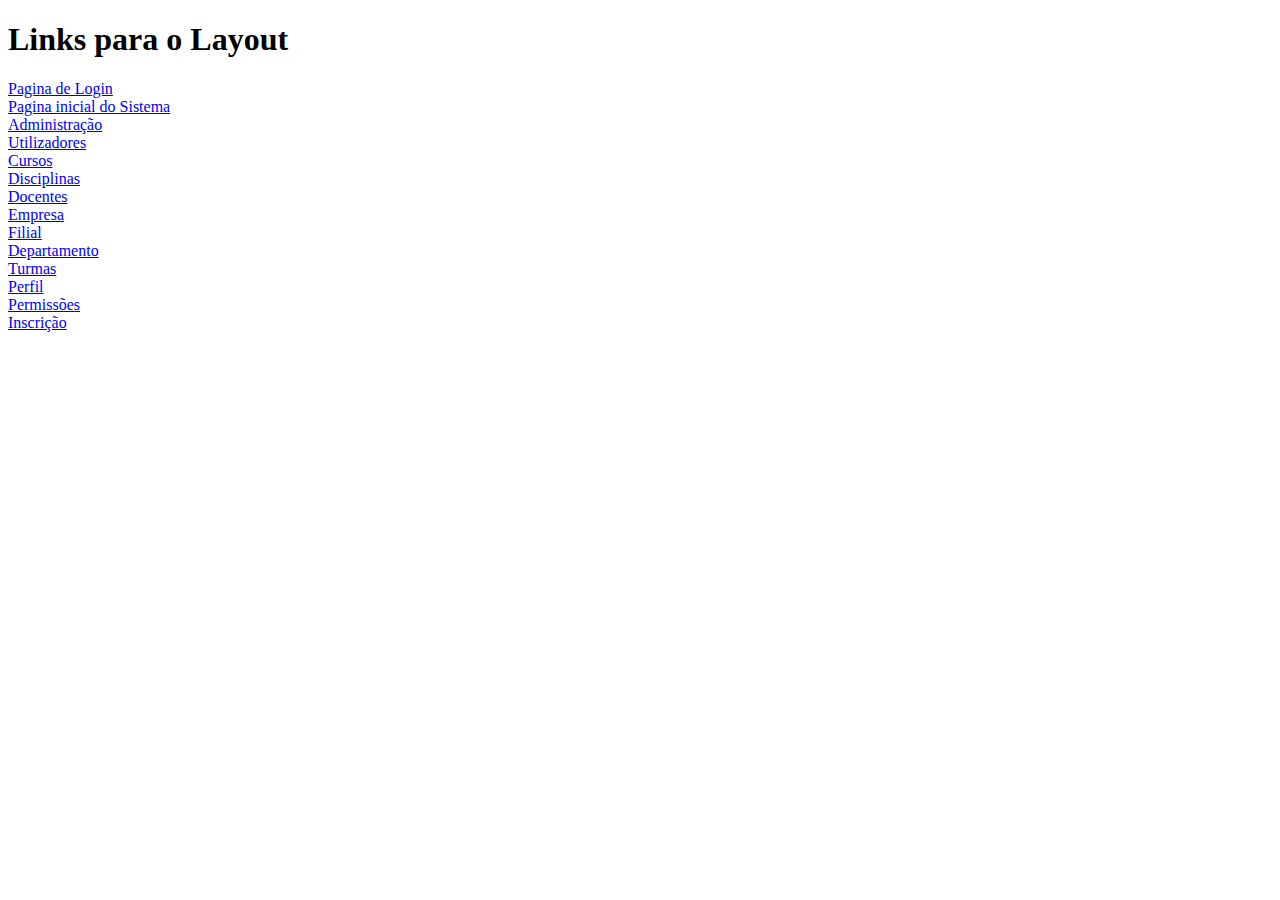
<file: index.html>
<!DOCTYPE html>
<html lang="pt">
<head>
    <meta charset="utf-8" />
    <title>Demostração do Layout</title>
    <meta http-equiv="Content-Type" content="text/html; charset=UTF-8" />
    <meta name="theme-color" content="#fff" /> 
    <meta name="viewport" content="width=device-width, initial-scale=1 maximum-scale=1">
    <meta http-equiv="X-UA-Compatible" content="IE=edge" />
    <link rel="icon" type="image/png" sizes="142x142" href="content/icon/setup142x142.png" />
</head>
<body>

   <h1>Links para o Layout</h1> 
   <div><a href="https://sevexmaster.github.io/login">Pagina de Login</a></div>
   <div><a href="https://sevexmaster.github.io/views/sistema.html">Pagina inicial do Sistema</a></div>
   <div><a href="https://sevexmaster.github.io/views/company/index.html">Administração</a></div>
   <div><a href="https://sevexmaster.github.io/views/company/user.html">Utilizadores</a></div>
   <div><a href="https://sevexmaster.github.io/views/company/curso.html">Cursos</a></div>
   <div><a href="https://sevexmaster.github.io/views/company/disciplina.html">Disciplinas</a></div>
   <div><a href="https://sevexmaster.github.io/views/company/docente.html">Docentes</a></div>
   <div><a href="https://sevexmaster.github.io/views/company/empresa.html">Empresa</a></div>
   <div><a href="https://sevexmaster.github.io/views/company/filial.html">Filial</a></div>
   <div><a href="https://sevexmaster.github.io/views/company/departamento.html">Departamento</a></div>
   <div><a href="https://sevexmaster.github.io/views/company/turmas.html">Turmas</a></div>
   <div><a href="https://sevexmaster.github.io/views/company/perfil.html">Perfil</a></div>
   <div><a href="https://sevexmaster.github.io/views/company/permissoes.html">Permissões</a></div>
   <div><a href="https://sevexmaster.github.io/views/secretaria/inscricao.html">Inscrição</a></div>
</body>
</html>
</file>
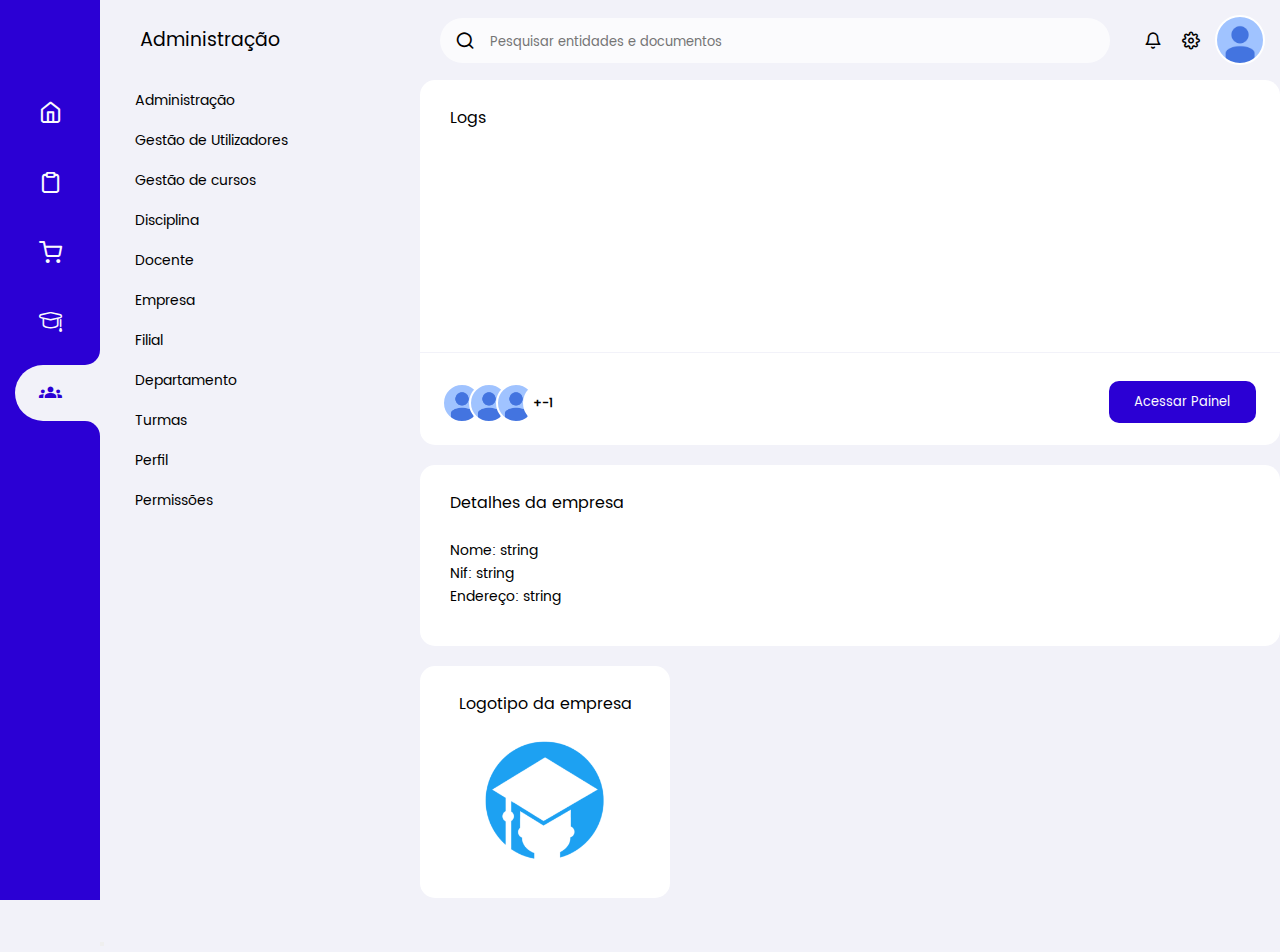
<file: views/company/index.html>
<!DOCTYPE html>
<html lang="pt">
<head>
    <meta charset="utf-8" />
    <title>Escola</title>
    <meta http-equiv="Content-Type" content="text/html; charset=UTF-8" />
    <meta name="theme-color" content="#fff" /> 
    <meta name="viewport" content="width=device-width, initial-scale=1 maximum-scale=1">
    <meta http-equiv="X-UA-Compatible" content="IE=edge" />
    <link rel="icon" type="image/png" sizes="142x142" href="../../content/icon/setup142x142.png" />
    <link rel="apple-touch-icon" href="../../content/icon/ios192x192.jpg" />
    <link href="../../content/css/icon.css" rel="stylesheet" />
    <link href="../../content/css/page.min.css" rel="stylesheet" />
    <script src="../../content/js/jQuery/jQ.js"></script>
    <script src="../../content/js/page.js"></script>
    <script src="../../content/js/chart/chart.js"></script>
    <script src="../../content/js/PDF/jspdf.min.js"></script>
    <script src="../../content/js/PDF/jspdf.plugin.autotable.min.js"></script>
    <script src="../../content/js/webCam/webCam.js"></script>
    <script src="../../content/js/company/company.js"></script>
</head>
<body class="container">
    <div class="page-loading">
       <div class="lds-dual-ring"></div>
    </div>
       <div class="cont-left">
           <div class="mobile-menu-info">
               <div class="mmo-painel">
                   <div href="../../views/sistema.html">Pagina Inicial <span class="icon-home"></span></div>
               </div>
           </div>
           <div class="page-logo" href="../../views/sistema.html">
               <div></div>
           </div>
           <ul class="lr">
               <li class="lr focusMenus homepages" href="../../views/sistema.html">
                   <div>  
                       <div>
                           <span class="icon-home icons"></span>
                           <span class="page-desc">Home page</span>
                       </div>
                   </div>
               </li>
   
               <li class="lr focusMenus">
                   <div>
                       <div>
                           <span class="icon-clipboard icons"></span>
                           <span class="page-desc">Secretaria</span>
                       </div>
                   </div>
               </li>
   
               <li class="lr focusMenus">
                   <div>
                       <div>
                           <span class="icon-shopping-cart icons"></span>
                           <span class="page-desc">Home page</span>
                       </div>
                   </div>
               </li>
   
               <li class="lr focusMenus">
                   <div>
                       <div>
                           <span class="icon-graduation icons"></span>
                           <span class="page-desc">Area academica</span>
                       </div>
                   </div>
               </li>
   
               <li class="lr focusMenus" href="../../company/index">
                   <div>
                       <div>
                           <span class="icon-groups icons"></span>
                           <span class="page-desc">Administração</span>
                       </div>
                   </div>
               </li>
               
           </ul>
       </div>
       <div class="page-top">
           <div>
               <div>
                   <div class="page-tittle">
                       <div class="ptc"></div>
                   </div>
               </div>
               <div>
                   <div class="page-searsh">
                       <input type="text" id="globalpesq" placeholder="Pesquisar entidades e documentos" />
                       <button class="serars"><span class="icon-search"></span></button>
                       <div class="menu-mobiles">
                           <button name-event="menu"><span class="icons-menu"></span></button>
                           <button><span class="icon-search"></span></button>
                           <button><span class="icon-settings"></span></button>
                           <button><span class="icon-bell"></span></button>
                       </div>
                   </div>
               </div>
           </div>
   
           <div class="crhg-top">
               <div>
                   <button><span class="icon-bell"></span></button>
                   <button><span class="icon-settings"></span></button>
               </div>
               <div>
                   <div class="user-perfils options-user"></div>
               </div>
           </div>
   
       </div>
       <div class="title-mobile-container">
           <span>Universidade JED - <b>Painel Inicial</b></span>
       </div>
       <div class="cont-center">
        <div class="center-cont">
            <div class="list-lateral strilfister-lateral">
                <div class="result-search-scroll">
                    <div class="result-search" scroll-body></div>
                </div>
            </div>
            <div id="createAluno" class="form">
                <div class="administracao-painel">
                    <div class="lr"><span class="title-lr">Logs</span></div>
                    <div class="lr chart-lr">
                        <div class="chart-logs">
                            <canvas id="chart-logs"></canvas>
                        </div>
                    </div>
                    <div class="lr"><span class="title-lr border-top-lr"></span></div>
                    <div class="lr user-lr">
                        <div class="lr-flex-row">
                            <div class="colect-aluno">
                                <div class="image"></div>
                                <div class="image"></div>
                                <div class="image"></div>
                                <div class="image fnumber">+0</div>
                            </div>
                            <button class="btnns extlink" href="company/user">Acessar Painel</button>
                        </div>
                    </div>
                </div>
        
                <div class="administracao-painel">
                    <div class="lr"><span class="title-lr">Detalhes da empresa</span></div>
                    <div class="lr">
                        <div class="list-lr filialdesc">
                           <div>Nome: <span response-nome></span></div> 
                           <div>Nif: <span response-nif></span></div>
                           <div>Endereço: <span response-endereco></span></div> 
                        </div>
                    </div>
                    <div class="lr"><span class="title-lr"></span></div>
                </div>
        
                <div class="administracao-painel logotipo">
                    <div class="lr"><span class="title-lr" style="text-align: center;">Logotipo da empresa</span></div>
                    <div class="lr">
                        <div class="logo-src"></div>
                    </div>
                </div>
        
            </div>
        </div>
        
        <button class="filter-left"><button>
        </div>
        
        <div class="cont-right">
            <div class="crhg-top">
                <div>
                    <button><span class="icon-bell"></span></button>
                    <button><span class="icon-settings"></span></button>
                </div>
                <div>
                    <div class="user-perfils options-user"></div>
                </div>
            </div>
            <div class="center-lets-pages"></div>
        </div>
 <script>
    var secretaria = [
         { icon:'icon-shopping-cart', label:'Secretaria Geral', title:true },
         { u: "secretary/student/write-student", label:'Escrever alunos' }
     ];
    var academico  = [
         {  label:'Serviços academicos', title:true }
     ];
     var company =  [
         { icon:'icon-shopping-cart', label:'Administração', title:true },
         { icon:'icon-shopping-cart', u: "../company/user.html", label:'Gestão de Utilizadores' },
         { icon:'icon-shopping-cart', u: "../company/curso.html", label:'Gestão de cursos' },
         { icon:'icon-shopping-cart', u: "../company/disciplina.html", label:'Disciplina' },
         { icon:'icon-shopping-cart', u: "../company/docente.html", label:'Docente' },
         { icon:'icon-shopping-cart', u: "../company/empresa.html", label:'Empresa' },
         { icon:'icon-shopping-cart', u: "../company/filial.html", label:'Filial' },
         { icon:'icon-shopping-cart', u: "../company/departamento.html", label:'Departamento' },
         { icon:'icon-shopping-cart', u: "../company/turmas.html", label:'Turmas' },
         { icon:'icon-shopping-cart', u: "../company/perfil.html", label:'Perfil' },
         { icon:'icon-shopping-cart', u: "../company/permissoes.html", label:'Permissões' }
     ];

    page.autocomplite("#globalpesq", {
        css: {
            position:"fixed",
            width: document.querySelector(".page-searsh").offsetWidth+"px"
        },
        post: { 
            url:"sys/rest/getFilterCurso", 
            data: {},
            filterGoogle:true
        },
        dataValueField: "id",
        dataTextField: "nome"
    } );

    /** ajustar a largura da div */
    document.querySelector(".page-searsh .page-input > input")
    .addEventListener("click", function(){
        page.data('#globalpesq').init.arguments.css.width = document.querySelector(".page-searsh").offsetWidth+"px";
    });
    
     document.querySelectorAll(".focusMenus").forEach((ele, index) =>{
        switch(index){
            case 1:
                ele.dataLink = secretaria;
                break;
            case 3:
                ele.dataLink = academico;
                break;
            case 4:
                ele.dataLink = company;
                break;
        }
	 });
    document.body.classList.add("set-opacity");
    document.querySelectorAll(".user-perfils").forEach( el =>{
        if( page.user().fotografia )
            el.style.backgroundImage = "url("+page.user().fotografia+")";
    } );
    page.painel.company.company();
 </script>
</body>
</html>
</file>
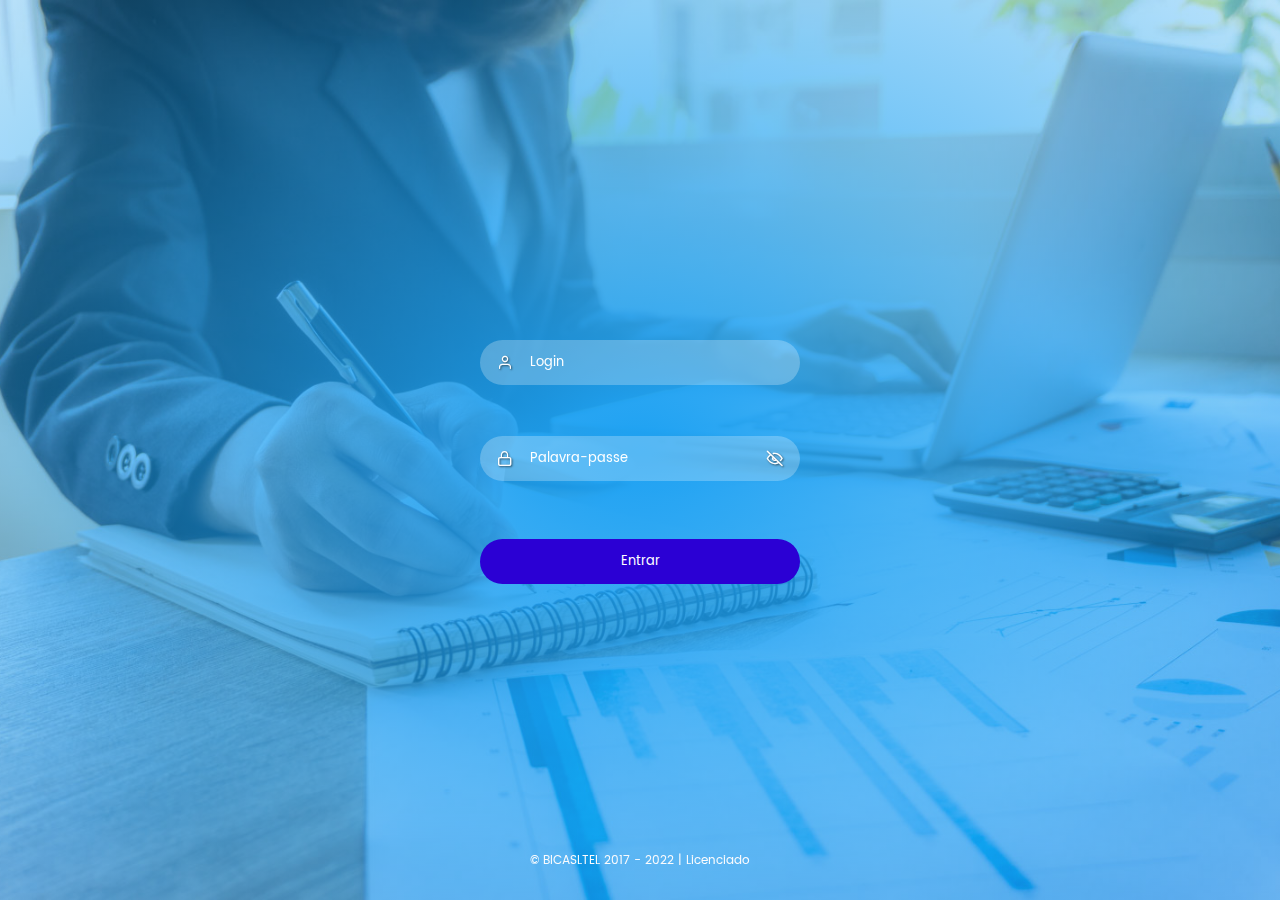
<file: login.html>
<!DOCTYPE html>
<html lang="pt" host="../">
<head>
    <meta charset="utf-8" />
    <title>Login</title>
    <meta http-equiv="Content-Type" content="text/html; charset=UTF-8" />
    <meta name="theme-color" content="#fff" /> 
    <meta name="viewport" content="width=device-width, initial-scale=1 maximum-scale=1">
    <meta http-equiv="X-UA-Compatible" content="IE=edge" />
    <link rel="icon" type="image/png" sizes="142x142" href="content/icon/setup142x142.png" />
    <link href="content/css/icon.css" rel="stylesheet" />
    <link href="content/css/page.min.css" rel="stylesheet" />
    <script src="content/js/login.js"></script>
</head>
<body>

<div class="container-login">

	<form method="post" action="">
        <div class="clr">
            <div class="lr">
                <label>Nome ou id utilitario</label>
                <div class="lgr">
                    <div><i class="icon-user"></i></div>
                    <input type="text" name="login" placeholder="Login" class="nobtn" />
                </div>
            </div>
            <div class="lr">
                <label>Senha</label>
                <div class="lgr">
                    <div><i class="icon-lock"></i></div>
                    <input type="password" placeholder="Palavra-passe" name="password" class="nobtn" />
                    <div><i class="icon-eye-off"></i></div>
                </div>
            </div>
            <div class="lr progress-login">
                <button class="btn save nobtn">
                    <span class="span-text">Entrar</span>
                    <div class="lds-dual-ring"></div>
                </button>
            </div>
        </div>
    </form>

</div>

<div class="footer-clr">
    <div>© BICASLTEL 2017 - 2022 | Licenciado</div>
</div>

</body>
</html>
</file>
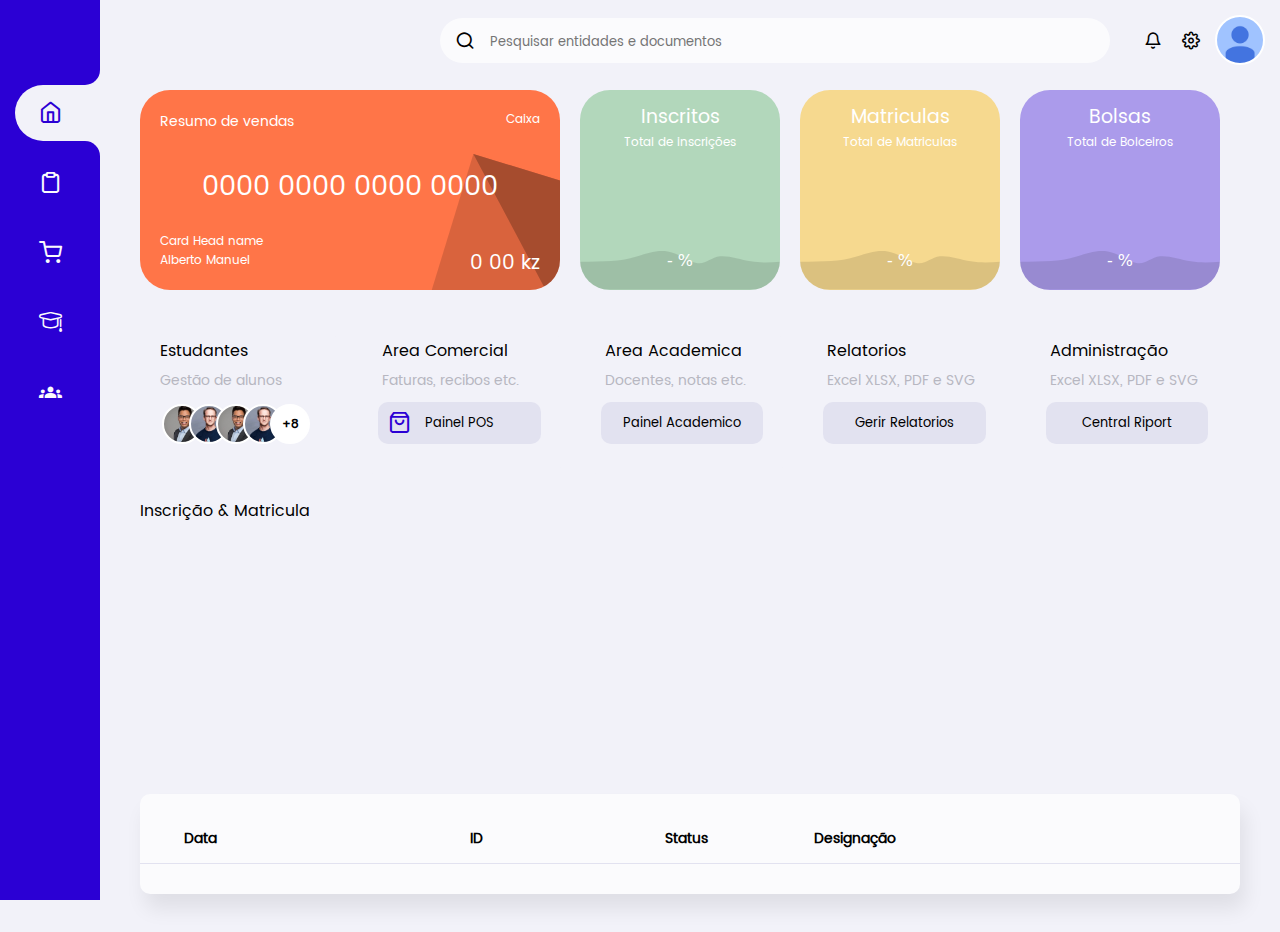
<file: views/sistema.html>
<!DOCTYPE html>
<html lang="pt">
<head>
    <meta charset="utf-8" />
    <title>Escola</title>
    <meta http-equiv="Content-Type" content="text/html; charset=UTF-8" />
    <meta name="theme-color" content="#fff" /> 
    <meta name="viewport" content="width=device-width, initial-scale=1 maximum-scale=1">
    <meta http-equiv="X-UA-Compatible" content="IE=edge" />
    <link rel="icon" type="image/png" sizes="142x142" href="../content/icon/setup142x142.png" />
    <link rel="apple-touch-icon" href="../content/icon/ios192x192.jpg" />
    <link href="../content/css/icon.css" rel="stylesheet" />
    <link href="../content/css/page.min.css" rel="stylesheet" />
    <script src="../content/js/jQuery/jQ.js"></script>
    <script src="../content/js/page.js"></script>
    <script src="../content/js/chart/chart.js"></script>
    <script src="../content/js/painel.inicial.js"></script>
</head>
<body class="container">
 <div class="page-loading">
    <div class="lds-dual-ring"></div>
 </div>
    <div class="cont-left">
        <div class="mobile-menu-info">
            <div class="mmo-painel">
                <div href="../views/sistema.html">Pagina Inicial <span class="icon-home"></span></div>
            </div>
        </div>
        <div class="page-logo" href="../views/sistema.html">
            <div></div>
        </div>
        <ul class="lr">
            <li class="lr focusMenus homepages" href="../views/sistema.html">
                <div>  
                    <div>
                        <span class="icon-home icons"></span>
                        <span class="page-desc">Home page</span>
                    </div>
                </div>
            </li>

            <li class="lr focusMenus">
                <div>
                    <div>
                        <span class="icon-clipboard icons"></span>
                        <span class="page-desc">Secretaria</span>
                    </div>
                </div>
            </li>

            <li class="lr focusMenus">
                <div>
                    <div>
                        <span class="icon-shopping-cart icons"></span>
                        <span class="page-desc">Home page</span>
                    </div>
                </div>
            </li>

            <li class="lr focusMenus">
                <div>
                    <div>
                        <span class="icon-graduation icons"></span>
                        <span class="page-desc">Area academica</span>
                    </div>
                </div>
            </li>

            <li class="lr focusMenus" href="../views/company/index.html">
                <div>
                    <div>
                        <span class="icon-groups icons"></span>
                        <span class="page-desc">Administração</span>
                    </div>
                </div>
            </li>
            
        </ul>
    </div>
    <div class="page-top">
        <div>
            <div>
                <div class="page-tittle">
                    <div class="ptc"></div>
                </div>
            </div>
            <div>
                <div class="page-searsh">
                    <input type="text" id="globalpesq" placeholder="Pesquisar entidades e documentos" />
                    <button class="serars"><span class="icon-search"></span></button>
                    <div class="menu-mobiles">
                        <button name-event="menu"><span class="icons-menu"></span></button>
                        <button><span class="icon-search"></span></button>
                        <button><span class="icon-settings"></span></button>
                        <button><span class="icon-bell"></span></button>
                    </div>
                </div>
            </div>
        </div>

        <div class="crhg-top">
            <div>
                <button><span class="icon-bell"></span></button>
                <button><span class="icon-settings"></span></button>
            </div>
            <div>
                <div class="user-perfils options-user"></div>
            </div>
        </div>

    </div>
    <div class="title-mobile-container">
        <span>Universidade JED - <b>Painel Inicial</b></span>
    </div>
    <div class="cont-center">
        <div class="dashbord-center lr">
             <div class="lr">
                  <div class="p-cards">
                       <div class="c-imagh focus">
                            <div class="t-cards">
                                 <h3>Resumo de vendas</h3>
                                 <span>Caixa</span>
                            </div>
                            <div class="d-cards">
                                 <div class="dt-cards">0000 0000 0000 0000</div>
                            </div>
                            <div class="b-cards">
                                 <div>Card Head name</div>
                                 <div>Alberto Manuel</div>
                                 <div class="d-valor">0 00 kz</div>
                            </div>
                       </div>
                       <div class="c-imagh bb-green">
                            <div class="tb-cards">
                                 <h3>Inscritos</h3>
                                 <p>Total de inscrições</p>
                            </div>
                            <div class="db-cards">
                                 <div class="dtb-cards"><span response-tins></span></div>
                            </div>
        
                            <div class="sl-svg tins">
                                 <svg id="svg" viewBox="0 0 1440 400" xmlns="http://www.w3.org/2000/svg" class="transition duration-300 ease-in-out delay-150">
                                      <path d="M 0,400 C 0,400 0,200 0,200 C 79.05255925798693,199.43455857093784 158.10511851597386,198.86911714187565 222,195 C 285.89488148402614,191.13088285812435 334.6320851940915,183.95809000343525 401,164 C 467.3679148059085,144.04190999656475 551.3665407076605,111.29852284438337 632,126 C 712.6334592923395,140.70147715561663 789.9017519752663,202.84781861903127 848,210 C 906.0982480247337,217.15218138096873 945.0264513912746,169.3102026794916 1007,161 C 1068.9735486087254,152.6897973205084 1153.9924424596359,183.9113706630024 1230,197 C 1306.0075575403641,210.0886293369976 1373.0037787701822,205.0443146684988 1440,200 C 1440,200 1440,400 1440,400 Z" stroke="none" stroke-width="0" fill="var(--color-rgba)" class="transition-all duration-300 ease-in-out delay-150 path-0"></path>
                                 </svg>
                            </div>
                            <div class="bb-cards">
                                 <div class="db-valor"><span response-anodt></span> - <span response-tinss></span>%</div>
                            </div>
                       </div>
                       <div class="c-imagh bb-yelow">
                            <div class="tb-cards">
                                 <h3>Matriculas</h3>
                                 <p>Total de Matriculas</p>
                            </div>
                            <div class="db-cards">
                                 <div class="dtb-cards"><span response-tins1></span></div>
                            </div>
        
                            <div class="sl-svg tins1">
                                 <svg id="svg" viewBox="0 0 1440 400" xmlns="http://www.w3.org/2000/svg" class="transition duration-300 ease-in-out delay-150">
                                      <path d="M 0,400 C 0,400 0,200 0,200 C 79.05255925798693,199.43455857093784 158.10511851597386,198.86911714187565 222,195 C 285.89488148402614,191.13088285812435 334.6320851940915,183.95809000343525 401,164 C 467.3679148059085,144.04190999656475 551.3665407076605,111.29852284438337 632,126 C 712.6334592923395,140.70147715561663 789.9017519752663,202.84781861903127 848,210 C 906.0982480247337,217.15218138096873 945.0264513912746,169.3102026794916 1007,161 C 1068.9735486087254,152.6897973205084 1153.9924424596359,183.9113706630024 1230,197 C 1306.0075575403641,210.0886293369976 1373.0037787701822,205.0443146684988 1440,200 C 1440,200 1440,400 1440,400 Z" stroke="none" stroke-width="0" fill="var(--color-rgba)" class="transition-all duration-300 ease-in-out delay-150 path-0"></path>
                                 </svg>
                            </div>
                            <div class="bb-cards">
                                 <div class="db-valor"><span response-anodt></span> - <span response-tinss1></span>%</div>
                            </div>
                       </div>
                       <div class="c-imagh bb-blue">
                            <div class="tb-cards">
                                 <h3>Bolsas</h3>
                                 <p>Total de Bolceiros</p>
                            </div>
                            <div class="db-cards">
                                 <div class="dtb-cards"><span response-tins2></span></div>
                            </div>
        
                            <div class="sl-svg tins2">
                                 <svg id="svg" viewBox="0 0 1440 400" xmlns="http://www.w3.org/2000/svg" class="transition duration-300 ease-in-out delay-150">
                                      <path d="M 0,400 C 0,400 0,200 0,200 C 79.05255925798693,199.43455857093784 158.10511851597386,198.86911714187565 222,195 C 285.89488148402614,191.13088285812435 334.6320851940915,183.95809000343525 401,164 C 467.3679148059085,144.04190999656475 551.3665407076605,111.29852284438337 632,126 C 712.6334592923395,140.70147715561663 789.9017519752663,202.84781861903127 848,210 C 906.0982480247337,217.15218138096873 945.0264513912746,169.3102026794916 1007,161 C 1068.9735486087254,152.6897973205084 1153.9924424596359,183.9113706630024 1230,197 C 1306.0075575403641,210.0886293369976 1373.0037787701822,205.0443146684988 1440,200 C 1440,200 1440,400 1440,400 Z" stroke="none" stroke-width="0" fill="var(--color-rgba)" class="transition-all duration-300 ease-in-out delay-150 path-0"></path>
                                 </svg>
                            </div>
                            <div class="bb-cards">
                                 <div class="db-valor"><span response-anodt></span> - <span response-tinss2></span>%</div>
                            </div>
                       </div>
                  </div>
             </div>
        
             <div class="lr">
                  <div class="lr-cards">
                       <div class="role-cards">
                            <div>
                                 <div class="lrp-card">
                                      <div class="lr">
                                           <div class="lr-center">
                                                <div class="lr-flex">
                                                     <div class="lr-flex-row">
                                                          <div class="lr-fot">
                                                               <span class="t1">Estudantes</span>
                                                          </div>
                                                     </div>
                                                     <div class="lr-flex-row des-flex"><span>Gestão de alunos</span></div>
                                                     <div class="lr-flex-row">
                                                          <div class="colect-aluno">
                                                               <div class="image" style="background-image: url(../content/icon/user3.jpg);"></div>
                                                               <div class="image" style="background-image: url(../content/icon/user2.jpg);"></div>
                                                               <div class="image" style="background-image: url(../content/icon/user3.jpg);"></div>
                                                               <div class="image" style="background-image: url(../content/icon/user2.jpg);"></div>
                                                               <div class="image fnumber">+8</div>
                                                          </div>
                                                     </div>
                                                </div>
                                           </div>
                                      </div>
                                 </div>
                                 <div class="lrp-card">
                                      <div class="lr">
                                           <div class="lr-center">
                                                <div class="lr-flex">
                                                     <div class="lr-flex-row">
                                                          <div class="lr-fot">
                                                               <span class="t1">Area Comercial</span>
                                                          </div>
                                                     </div>
                                                     <div class="lr-flex-row des-flex"><span>Faturas, recibos etc.</span></div>
                                                     <div class="lr-flex-row">
                                                          <button class="btnns">Painel POS<div class="btnn"><span class="icon-shopping-bag icons"></span></div></button>
                                                     </div>
                                                </div>
                                           </div>
                                      </div>
                                 </div>
                                 <div class="lrp-card">
                                      <div class="lr">
                                           <div class="lr-center">
                                                <div class="lr-flex">
                                                     <div class="lr-flex-row">
                                                          <div class="lr-fot">
                                                               <span class="t1">Area Academica</span>
                                                          </div>
                                                     </div>
                                                     <div class="lr-flex-row des-flex"><span>Docentes, notas etc.</span></div>
                                                     <div class="lr-flex-row">
                                                          <button class="btnns">Painel Academico</button>
                                                     </div>
                                                </div>
                                           </div>
                                      </div>
                                 </div>
                                 <div class="lrp-card">
                                      <div class="lr">
                                           <div class="lr-center">
                                                <div class="lr-flex">
                                                     <div class="lr-flex-row">
                                                          <div class="lr-fot">
                                                               <span class="t1">Relatorios</span>
                                                          </div>
                                                     </div>
                                                     <div class="lr-flex-row des-flex"><span>Excel XLSX, PDF e SVG</span></div>
                                                </div>
                                                <div class="lr-flex-row">
                                                     <button class="btnns">Gerir Relatorios</button>
                                                </div>
                                           </div>
                                      </div>
                                 </div>
                                 
                                 <div class="lrp-card">
                                      <div class="lr">
                                           <div class="lr-center">
                                                <div class="lr-flex">
                                                     <div class="lr-flex-row">
                                                          <div class="lr-fot">
                                                               <span class="t1">Administração</span>
                                                          </div>
                                                     </div>
                                                     <div class="lr-flex-row des-flex"><span>Excel XLSX, PDF e SVG</span></div>
                                                </div>
                                                <div class="lr-flex-row">
                                                     <button class="btnns">Central Riport</button>
                                                </div>
                                           </div>
                                      </div>
                                 </div>
        
                                 <div class="lrp-card">
                                      <div class="lr">
                                           <div class="lr-center">
                                                <div class="lr-flex">
                                                     <div class="lr-flex-row">
                                                          <div class="lr-fot">
                                                               <span class="t1">Administração</span>
                                                          </div>
                                                     </div>
                                                     <div class="lr-flex-row des-flex"><span>Excel XLSX, PDF e SVG</span></div>
                                                </div>
                                                <div class="lr-flex-row">
                                                     <button class="btnns">Central Riport</button>
                                                </div>
                                           </div>
                                      </div>
                                 </div>
        
                            </div>
                       </div>
                  </div>
             </div>
        
             <div class="lr lr-title">
                  <div> <span>Inscrição & Matricula</span> </div>
             </div>
             <div class="lr graficos">
                  <div class="render-chart-mob">
                       <div class="linir">
                            <canvas id="line-chart-1"></canvas>
                       </div>
                  </div>
             </div>
        
             <div class="lr historus">
                  <div class="d-cont">
                       <div class="rows-mm mm-title">
                            <div>
                                 <div> <span>Data</span> <span class="icon-chevron-down"></span> </div>
                                 <div> <span>ID</span> <span class="icon-chevron-down"></span> </div>
                                 <div> <span>Status</span> <span class="icon-chevron-down"></span> </div>
                                 <div> <span>Designação</span> <span class="icon-chevron-down"></span> </div>
                            </div>
                       </div>
                       <div class="center-r-mm"></div>
                  </div>
             </div>
        
        </div>
        
        
        <style>
             .page-tittle{
                  background:transparent;
             }
             .cont-left > ul > li.focus > div:before,
             .cont-left > ul > li.focus > div:after,
             .cont-left .focus:before{
                 background:var(--color-3);
             }
        </style>
        <script>
           /** carregar blibliotecas para Excel e PDF */
               (page.painel || {inicial:()=>{}}).inicial();
        </script>
    </div>
 <div class="cont-right">
     <div class="crhg-top">
         <div>
             <button><span class="icon-bell"></span></button>
             <button><span class="icon-settings"></span></button>
         </div>
         <div>
             <div class="user-perfils options-user"></div>
         </div>
     </div>
     <div class="center-lets-pages"></div>
 </div>
 <script>
    var secretaria = [
         { icon:'icon-shopping-cart', label:'Secretaria Geral', title:true },
         { u: "secretary/student/write-student", label:'Escrever alunos' }
     ];
    var academico  = [
         {  label:'Serviços academicos', title:true }
     ];
     var company =  [
         { icon:'icon-shopping-cart', label:'Administração', title:true },
         { icon:'icon-shopping-cart', u: "../company/user.html", label:'Gestão de Utilizadores' },
         { icon:'icon-shopping-cart', u: "../company/curso.html", label:'Gestão de cursos' },
         { icon:'icon-shopping-cart', u: "../company/disciplina.html", label:'Disciplina' },
         { icon:'icon-shopping-cart', u: "../company/docente.html", label:'Docente' },
         { icon:'icon-shopping-cart', u: "../company/empresa.html", label:'Empresa' },
         { icon:'icon-shopping-cart', u: "../company/filial.html", label:'Filial' },
         { icon:'icon-shopping-cart', u: "../company/departamento.html", label:'Departamento' },
         { icon:'icon-shopping-cart', u: "../company/turmas.html", label:'Turmas' },
         { icon:'icon-shopping-cart', u: "../company/perfil.html", label:'Perfil' },
         { icon:'icon-shopping-cart', u: "../company/permissoes.html", label:'Permissões' }
     ];

    page.autocomplite("#globalpesq", {
        css: {
            position:"fixed",
            width: document.querySelector(".page-searsh").offsetWidth+"px"
        },
        post: { 
            url:"sys/rest/getFilterCurso", 
            data: {},
            filterGoogle:true
        },
        dataValueField: "id",
        dataTextField: "nome"
    } );

    /** ajustar a largura da div */
    document.querySelector(".page-searsh .page-input > input")
    .addEventListener("click", function(){
        page.data('#globalpesq').init.arguments.css.width = document.querySelector(".page-searsh").offsetWidth+"px";
    });
    
     document.querySelectorAll(".focusMenus").forEach((ele, index) =>{
        switch(index){
            case 1:
                ele.dataLink = secretaria;
                break;
            case 3:
                ele.dataLink = academico;
                break;
            case 4:
                ele.dataLink = company;
                break;
        }
	 });
    document.body.classList.add("set-opacity");
    document.querySelectorAll(".user-perfils").forEach( el =>{
        if( page.user().fotografia )
            el.style.backgroundImage = "url("+page.user().fotografia+")";
    } );
 </script>
</body>
</html>
</file>
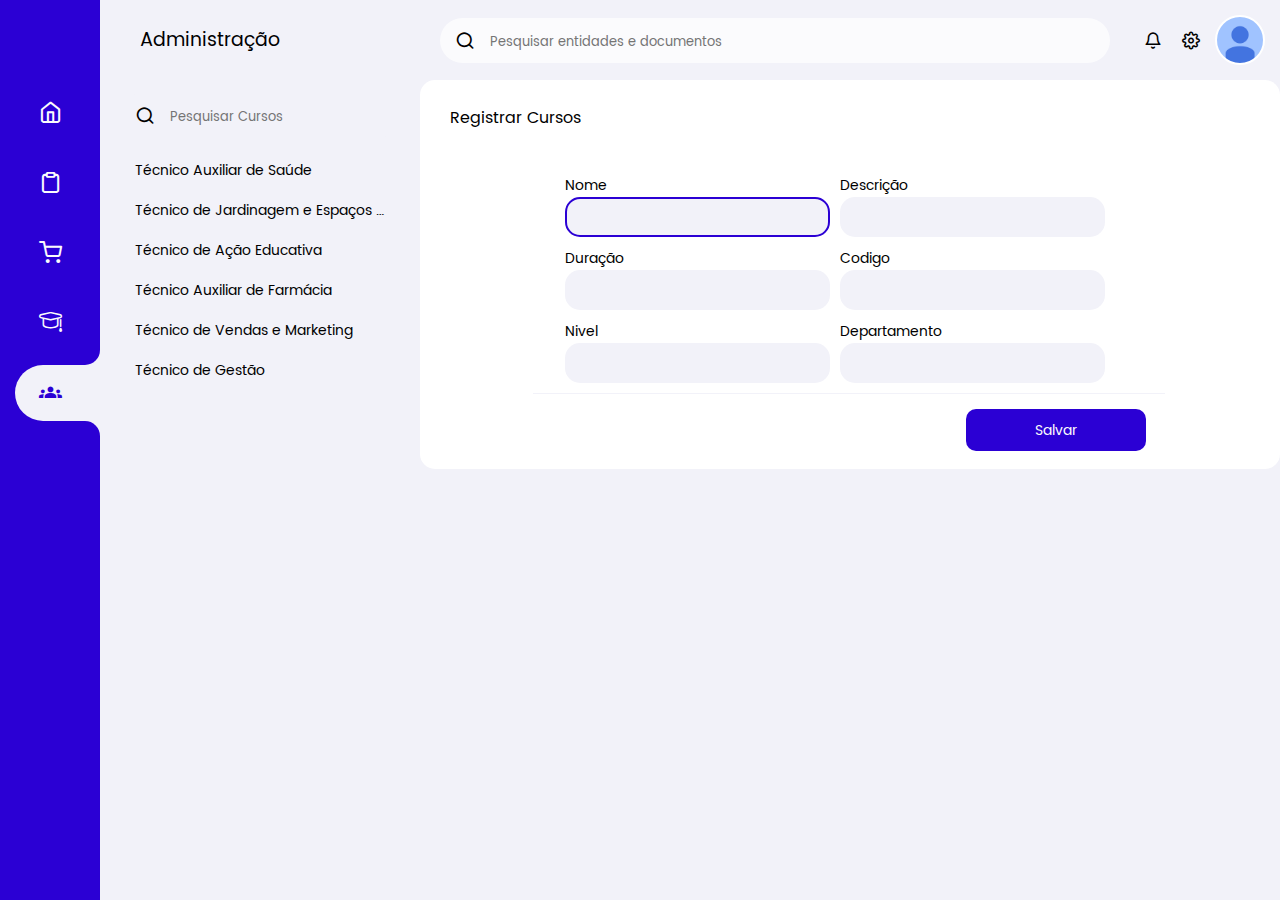
<file: views/company/curso.html>
<!DOCTYPE html>
<html lang="pt">
<head>
    <meta charset="utf-8" />
    <title>Escola</title>
    <meta http-equiv="Content-Type" content="text/html; charset=UTF-8" />
    <meta name="theme-color" content="#fff" /> 
    <meta name="viewport" content="width=device-width, initial-scale=1 maximum-scale=1">
    <meta http-equiv="X-UA-Compatible" content="IE=edge" />
    <link rel="icon" type="image/png" sizes="142x142" href="../../content/icon/setup142x142.png" />
    <link rel="apple-touch-icon" href="../../content/icon/ios192x192.jpg" />
    <link href="../../content/css/icon.css" rel="stylesheet" />
    <link href="../../content/css/page.min.css" rel="stylesheet" />
    <script src="../../content/js/jQuery/jQ.js"></script>
    <script src="../../content/js/page.js"></script>
    <script src="../../content/js/chart/chart.js"></script>
    <script src="../../content/js/PDF/jspdf.min.js"></script>
    <script src="../../content/js/PDF/jspdf.plugin.autotable.min.js"></script>
    <script src="../../content/js/webCam/webCam.js"></script>
    <script src="../../content/js/company/curso/curso.js"></script>
</head>
<body class="container">
    <div class="page-loading">
       <div class="lds-dual-ring"></div>
    </div>
       <div class="cont-left">
           <div class="mobile-menu-info">
               <div class="mmo-painel">
                   <div href="../../views/sistema.html">Pagina Inicial <span class="icon-home"></span></div>
               </div>
           </div>
           <div class="page-logo" href="../../views/sistema.html">
               <div></div>
           </div>
           <ul class="lr">
               <li class="lr focusMenus homepages" href="../../views/sistema.html">
                   <div>  
                       <div>
                           <span class="icon-home icons"></span>
                           <span class="page-desc">Home page</span>
                       </div>
                   </div>
               </li>
   
               <li class="lr focusMenus">
                   <div>
                       <div>
                           <span class="icon-clipboard icons"></span>
                           <span class="page-desc">Secretaria</span>
                       </div>
                   </div>
               </li>
   
               <li class="lr focusMenus">
                   <div>
                       <div>
                           <span class="icon-shopping-cart icons"></span>
                           <span class="page-desc">Home page</span>
                       </div>
                   </div>
               </li>
   
               <li class="lr focusMenus">
                   <div>
                       <div>
                           <span class="icon-graduation icons"></span>
                           <span class="page-desc">Area academica</span>
                       </div>
                   </div>
               </li>
   
               <li class="lr focusMenus" href="../../views/company/index.html">
                   <div>
                       <div>
                           <span class="icon-groups icons"></span>
                           <span class="page-desc">Administração</span>
                       </div>
                   </div>
               </li>
               
           </ul>
       </div>
       <div class="page-top">
           <div>
               <div>
                   <div class="page-tittle">
                       <div class="ptc"></div>
                   </div>
               </div>
               <div>
                   <div class="page-searsh">
                       <input type="text" id="globalpesq" placeholder="Pesquisar entidades e documentos" />
                       <button class="serars"><span class="icon-search"></span></button>
                       <div class="menu-mobiles">
                           <button name-event="menu"><span class="icons-menu"></span></button>
                           <button><span class="icon-search"></span></button>
                           <button><span class="icon-settings"></span></button>
                           <button><span class="icon-bell"></span></button>
                       </div>
                   </div>
               </div>
           </div>
   
           <div class="crhg-top">
               <div>
                   <button><span class="icon-bell"></span></button>
                   <button><span class="icon-settings"></span></button>
               </div>
               <div>
                   <div class="user-perfils options-user"></div>
               </div>
           </div>
   
       </div>
       <div class="title-mobile-container">
           <span>Universidade JED - <b>Painel Inicial</b></span>
       </div>
       <div class="cont-center">
        <div class="center-cont">
            <div class="list-lateral">
                <div class="search-paines">
                    <div class="page-searsh" id="filterAnuno">
                        <input type="text" placeholder="Pesquisar Cursos" />
                        <button><span class="icon-search"></span></button>
                    </div>
                </div>
                <div class="result-search-scroll">
                    <div class="result-search" scroll-body>
                        <div class="list"><div>Técnico Auxiliar de Saúde</div></div>
                        <div class="list"><div>Técnico de Jardinagem e Espaços Verdes</div></div>
                        <div class="list"><div>Técnico de Ação Educativa</div></div>
                        <div class="list"><div>Técnico Auxiliar de Farmácia</div></div>
                        <div class="list"><div>Técnico de Vendas e Marketing</div></div>
                        <div class="list"><div>Técnico de Gestão</div></div>
                    </div>
                </div>
            </div>
            <div class="form">

                <div class="administracao-painel">
                    <div class="lr"><span class="title-lr">Registrar Cursos</span></div>
                    <div class="lr">
                        <div class="formularios" id="curso"></div>
                    </div>
                </div>

            </div>
        </div>

    <button class="filter-left"><button>
        </div>
        
        <div class="cont-right">
            <div class="crhg-top">
                <div>
                    <button><span class="icon-bell"></span></button>
                    <button><span class="icon-settings"></span></button>
                </div>
                <div>
                    <div class="user-perfils options-user"></div>
                </div>
            </div>
            <div class="center-lets-pages"></div>
        </div>
 <script>
    var secretaria = [
         { icon:'icon-shopping-cart', label:'Secretaria Geral', title:true },
         { u: "secretary/student/write-student", label:'Escrever alunos' }
     ];
    var academico  = [
         {  label:'Serviços academicos', title:true }
     ];
     var company =  [
         { icon:'icon-shopping-cart', label:'Administração', title:true },
         { icon:'icon-shopping-cart', u: "../company/user.html", label:'Gestão de Utilizadores' },
         { icon:'icon-shopping-cart', u: "../company/curso.html", label:'Gestão de cursos' },
         { icon:'icon-shopping-cart', u: "../company/disciplina.html", label:'Disciplina' },
         { icon:'icon-shopping-cart', u: "../company/docente.html", label:'Docente' },
         { icon:'icon-shopping-cart', u: "../company/empresa.html", label:'Empresa' },
         { icon:'icon-shopping-cart', u: "../company/filial.html", label:'Filial' },
         { icon:'icon-shopping-cart', u: "../company/departamento.html", label:'Departamento' },
         { icon:'icon-shopping-cart', u: "../company/turmas.html", label:'Turmas' },
         { icon:'icon-shopping-cart', u: "../company/perfil.html", label:'Perfil' },
         { icon:'icon-shopping-cart', u: "../company/permissoes.html", label:'Permissões' }
     ];

    page.autocomplite("#globalpesq", {
        css: {
            position:"fixed",
            width: document.querySelector(".page-searsh").offsetWidth+"px"
        },
        post: { 
            url:"sys/rest/getFilterCurso", 
            data: {},
            filterGoogle:true
        },
        dataValueField: "id",
        dataTextField: "nome"
    } );

    /** ajustar a largura da div */
    document.querySelector(".page-searsh .page-input > input")
    .addEventListener("click", function(){
        page.data('#globalpesq').init.arguments.css.width = document.querySelector(".page-searsh").offsetWidth+"px";
    });
    
     document.querySelectorAll(".focusMenus").forEach((ele, index) =>{
        switch(index){
            case 1:
                ele.dataLink = secretaria;
                break;
            case 3:
                ele.dataLink = academico;
                break;
            case 4:
                ele.dataLink = company;
                break;
        }
	 });
    document.body.classList.add("set-opacity");
    document.querySelectorAll(".user-perfils").forEach( el =>{
        if( page.user().fotografia )
            el.style.backgroundImage = "url("+page.user().fotografia+")";
    } );
    page.painel.curso.curso();
 </script>
</body>
</html>
</file>
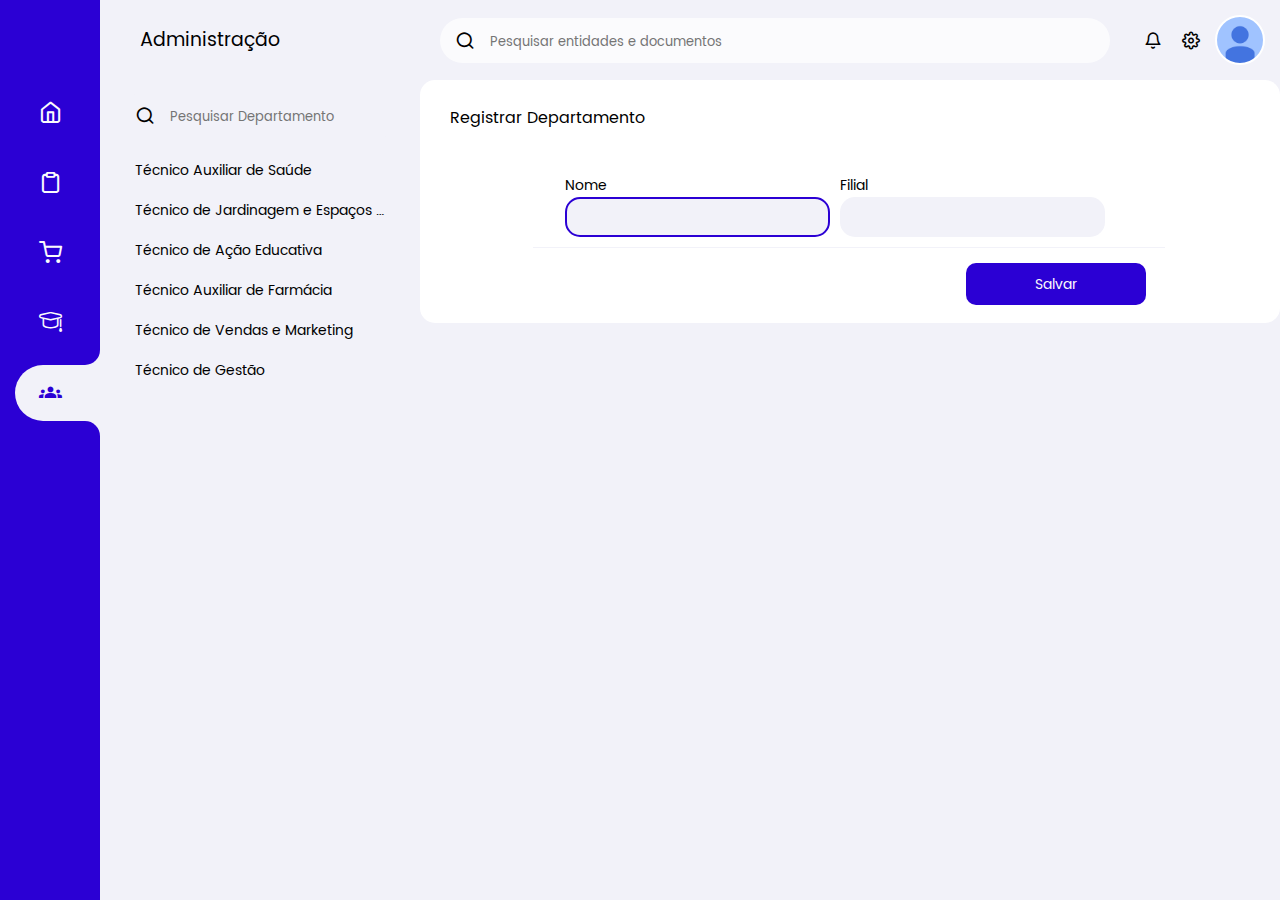
<file: views/company/departamento.html>
<!DOCTYPE html>
<html lang="pt">
<head>
    <meta charset="utf-8" />
    <title>Escola</title>
    <meta http-equiv="Content-Type" content="text/html; charset=UTF-8" />
    <meta name="theme-color" content="#fff" /> 
    <meta name="viewport" content="width=device-width, initial-scale=1 maximum-scale=1">
    <meta http-equiv="X-UA-Compatible" content="IE=edge" />
    <link rel="icon" type="image/png" sizes="142x142" href="../../content/icon/setup142x142.png" />
    <link rel="apple-touch-icon" href="../../content/icon/ios192x192.jpg" />
    <link href="../../content/css/icon.css" rel="stylesheet" />
    <link href="../../content/css/page.min.css" rel="stylesheet" />
    <script src="../../content/js/jQuery/jQ.js"></script>
    <script src="../../content/js/page.js"></script>
    <script src="../../content/js/chart/chart.js"></script>
    <script src="../../content/js/PDF/jspdf.min.js"></script>
    <script src="../../content/js/PDF/jspdf.plugin.autotable.min.js"></script>
    <script src="../../content/js/webCam/webCam.js"></script>
    <script src="../../content/js/company/departamento/departamento.js"></script>
</head>
<body class="container">
    <div class="page-loading">
       <div class="lds-dual-ring"></div>
    </div>
       <div class="cont-left">
           <div class="mobile-menu-info">
               <div class="mmo-painel">
                   <div href="../../views/sistema.html">Pagina Inicial <span class="icon-home"></span></div>
               </div>
           </div>
           <div class="page-logo" href="../../views/sistema.html">
               <div></div>
           </div>
           <ul class="lr">
               <li class="lr focusMenus homepages" href="../../views/sistema.html">
                   <div>  
                       <div>
                           <span class="icon-home icons"></span>
                           <span class="page-desc">Home page</span>
                       </div>
                   </div>
               </li>
   
               <li class="lr focusMenus">
                   <div>
                       <div>
                           <span class="icon-clipboard icons"></span>
                           <span class="page-desc">Secretaria</span>
                       </div>
                   </div>
               </li>
   
               <li class="lr focusMenus">
                   <div>
                       <div>
                           <span class="icon-shopping-cart icons"></span>
                           <span class="page-desc">Home page</span>
                       </div>
                   </div>
               </li>
   
               <li class="lr focusMenus">
                   <div>
                       <div>
                           <span class="icon-graduation icons"></span>
                           <span class="page-desc">Area academica</span>
                       </div>
                   </div>
               </li>
   
               <li class="lr focusMenus" href="../../views/company/index.html">
                   <div>
                       <div>
                           <span class="icon-groups icons"></span>
                           <span class="page-desc">Administração</span>
                       </div>
                   </div>
               </li>
               
           </ul>
       </div>
       <div class="page-top">
           <div>
               <div>
                   <div class="page-tittle">
                       <div class="ptc"></div>
                   </div>
               </div>
               <div>
                   <div class="page-searsh">
                       <input type="text" id="globalpesq" placeholder="Pesquisar entidades e documentos" />
                       <button class="serars"><span class="icon-search"></span></button>
                       <div class="menu-mobiles">
                           <button name-event="menu"><span class="icons-menu"></span></button>
                           <button><span class="icon-search"></span></button>
                           <button><span class="icon-settings"></span></button>
                           <button><span class="icon-bell"></span></button>
                       </div>
                   </div>
               </div>
           </div>
   
           <div class="crhg-top">
               <div>
                   <button><span class="icon-bell"></span></button>
                   <button><span class="icon-settings"></span></button>
               </div>
               <div>
                   <div class="user-perfils options-user"></div>
               </div>
           </div>
   
       </div>
       <div class="title-mobile-container">
           <span>Universidade JED - <b>Painel Inicial</b></span>
       </div>
       <div class="cont-center">
        <div class="center-cont">
            <div class="list-lateral">
                <div class="search-paines">
                    <div class="page-searsh" id="filterAnuno">
                        <input type="text" placeholder="Pesquisar Departamento" />
                        <button><span class="icon-search"></span></button>
                    </div>
                </div>
                <div class="result-search-scroll">
                    <div class="result-search" scroll-body>
                        <div class="list"><div>Técnico Auxiliar de Saúde</div></div>
                        <div class="list"><div>Técnico de Jardinagem e Espaços Verdes</div></div>
                        <div class="list"><div>Técnico de Ação Educativa</div></div>
                        <div class="list"><div>Técnico Auxiliar de Farmácia</div></div>
                        <div class="list"><div>Técnico de Vendas e Marketing</div></div>
                        <div class="list"><div>Técnico de Gestão</div></div>
                    </div>
                </div>
            </div>
            <div class="form">

                <div class="administracao-painel">
                    <div class="lr"><span class="title-lr">Registrar Departamento</span></div>
                    <div class="lr">
                        <div class="formularios" id="departamento"></div>
                    </div>
                </div>

            </div>
        </div>

    <button class="filter-left"><button>
        </div>
        
        <div class="cont-right">
            <div class="crhg-top">
                <div>
                    <button><span class="icon-bell"></span></button>
                    <button><span class="icon-settings"></span></button>
                </div>
                <div>
                    <div class="user-perfils options-user"></div>
                </div>
            </div>
            <div class="center-lets-pages"></div>
        </div>
 <script>
    var secretaria = [
         { icon:'icon-shopping-cart', label:'Secretaria Geral', title:true },
         { u: "secretary/student/write-student", label:'Escrever alunos' }
     ];
    var academico  = [
         {  label:'Serviços academicos', title:true }
     ];
     var company =  [
         { icon:'icon-shopping-cart', label:'Administração', title:true },
         { icon:'icon-shopping-cart', u: "../company/user.html", label:'Gestão de Utilizadores' },
         { icon:'icon-shopping-cart', u: "../company/curso.html", label:'Gestão de cursos' },
         { icon:'icon-shopping-cart', u: "../company/disciplina.html", label:'Disciplina' },
         { icon:'icon-shopping-cart', u: "../company/docente.html", label:'Docente' },
         { icon:'icon-shopping-cart', u: "../company/empresa.html", label:'Empresa' },
         { icon:'icon-shopping-cart', u: "../company/filial.html", label:'Filial' },
         { icon:'icon-shopping-cart', u: "../company/departamento.html", label:'Departamento' },
         { icon:'icon-shopping-cart', u: "../company/turmas.html", label:'Turmas' },
         { icon:'icon-shopping-cart', u: "../company/perfil.html", label:'Perfil' },
         { icon:'icon-shopping-cart', u: "../company/permissoes.html", label:'Permissões' }
     ];

    page.autocomplite("#globalpesq", {
        css: {
            position:"fixed",
            width: document.querySelector(".page-searsh").offsetWidth+"px"
        },
        post: { 
            url:"sys/rest/getFilterCurso", 
            data: {},
            filterGoogle:true
        },
        dataValueField: "id",
        dataTextField: "nome"
    } );

    /** ajustar a largura da div */
    document.querySelector(".page-searsh .page-input > input")
    .addEventListener("click", function(){
        page.data('#globalpesq').init.arguments.css.width = document.querySelector(".page-searsh").offsetWidth+"px";
    });
    
     document.querySelectorAll(".focusMenus").forEach((ele, index) =>{
        switch(index){
            case 1:
                ele.dataLink = secretaria;
                break;
            case 3:
                ele.dataLink = academico;
                break;
            case 4:
                ele.dataLink = company;
                break;
        }
	 });
    document.body.classList.add("set-opacity");
    document.querySelectorAll(".user-perfils").forEach( el =>{
        if( page.user().fotografia )
            el.style.backgroundImage = "url("+page.user().fotografia+")";
    } );
    page.painel.departamento.departamento();
 </script>
</body>
</html>
</file>
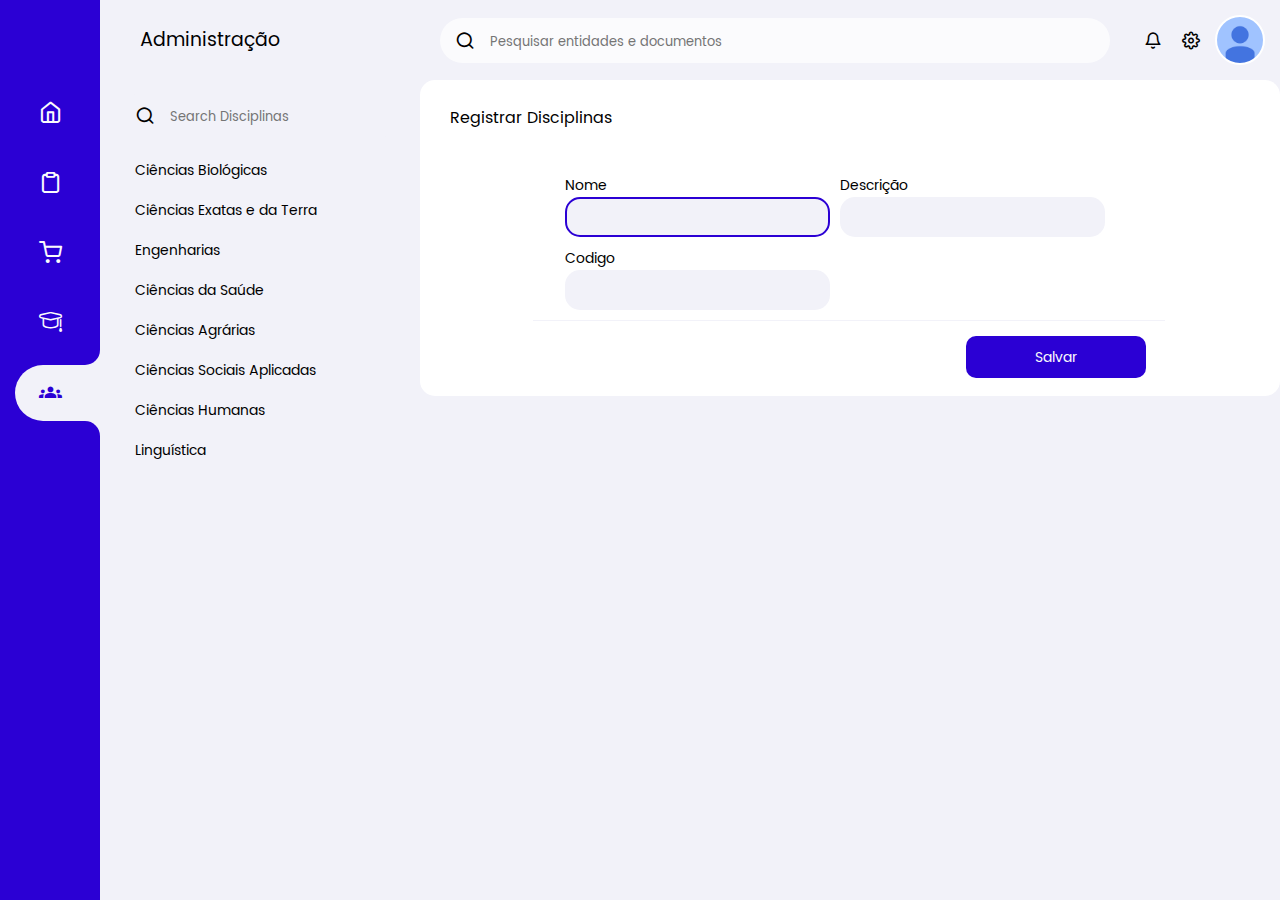
<file: views/company/disciplina.html>
<!DOCTYPE html>
<html lang="pt">
<head>
    <meta charset="utf-8" />
    <title>Escola</title>
    <meta http-equiv="Content-Type" content="text/html; charset=UTF-8" />
    <meta name="theme-color" content="#fff" /> 
    <meta name="viewport" content="width=device-width, initial-scale=1 maximum-scale=1">
    <meta http-equiv="X-UA-Compatible" content="IE=edge" />
    <link rel="icon" type="image/png" sizes="142x142" href="../../content/icon/setup142x142.png" />
    <link rel="apple-touch-icon" href="../../content/icon/ios192x192.jpg" />
    <link href="../../content/css/icon.css" rel="stylesheet" />
    <link href="../../content/css/page.min.css" rel="stylesheet" />
    <script src="../../content/js/jQuery/jQ.js"></script>
    <script src="../../content/js/page.js"></script>
    <script src="../../content/js/chart/chart.js"></script>
    <script src="../../content/js/PDF/jspdf.min.js"></script>
    <script src="../../content/js/PDF/jspdf.plugin.autotable.min.js"></script>
    <script src="../../content/js/webCam/webCam.js"></script>
    <script src="../../content/js/company/disciplina/disciplina.js"></script>
</head>
<body class="container">
    <div class="page-loading">
       <div class="lds-dual-ring"></div>
    </div>
       <div class="cont-left">
           <div class="mobile-menu-info">
               <div class="mmo-painel">
                   <div href="../../views/sistema.html">Pagina Inicial <span class="icon-home"></span></div>
               </div>
           </div>
           <div class="page-logo" href="../../views/sistema.html">
               <div></div>
           </div>
           <ul class="lr">
               <li class="lr focusMenus homepages" href="../../views/sistema.html">
                   <div>  
                       <div>
                           <span class="icon-home icons"></span>
                           <span class="page-desc">Home page</span>
                       </div>
                   </div>
               </li>
   
               <li class="lr focusMenus">
                   <div>
                       <div>
                           <span class="icon-clipboard icons"></span>
                           <span class="page-desc">Secretaria</span>
                       </div>
                   </div>
               </li>
   
               <li class="lr focusMenus">
                   <div>
                       <div>
                           <span class="icon-shopping-cart icons"></span>
                           <span class="page-desc">Home page</span>
                       </div>
                   </div>
               </li>
   
               <li class="lr focusMenus">
                   <div>
                       <div>
                           <span class="icon-graduation icons"></span>
                           <span class="page-desc">Area academica</span>
                       </div>
                   </div>
               </li>
   
               <li class="lr focusMenus" href="../../views/company/index.html">
                   <div>
                       <div>
                           <span class="icon-groups icons"></span>
                           <span class="page-desc">Administração</span>
                       </div>
                   </div>
               </li>
               
           </ul>
       </div>
       <div class="page-top">
           <div>
               <div>
                   <div class="page-tittle">
                       <div class="ptc"></div>
                   </div>
               </div>
               <div>
                   <div class="page-searsh">
                       <input type="text" id="globalpesq" placeholder="Pesquisar entidades e documentos" />
                       <button class="serars"><span class="icon-search"></span></button>
                       <div class="menu-mobiles">
                           <button name-event="menu"><span class="icons-menu"></span></button>
                           <button><span class="icon-search"></span></button>
                           <button><span class="icon-settings"></span></button>
                           <button><span class="icon-bell"></span></button>
                       </div>
                   </div>
               </div>
           </div>
   
           <div class="crhg-top">
               <div>
                   <button><span class="icon-bell"></span></button>
                   <button><span class="icon-settings"></span></button>
               </div>
               <div>
                   <div class="user-perfils options-user"></div>
               </div>
           </div>
   
       </div>
       <div class="title-mobile-container">
           <span>Universidade JED - <b>Painel Inicial</b></span>
       </div>
       <div class="cont-center">
        <div class="center-cont">
            <div class="list-lateral">
                <div class="search-paines">
                    <div class="page-searsh" id="filterAnuno">
                        <input type="text" placeholder="Search Disciplinas" />
                        <button><span class="icon-search"></span></button>
                    </div>
                </div>
                <div class="result-search-scroll">
                    <div class="result-search" scroll-body>
                        <div class="list"><div>Ciências Biológicas</div></div>
                        <div class="list"><div>Ciências Exatas e da Terra</div></div>
                        <div class="list"><div>Engenharias</div></div>
                        <div class="list"><div>Ciências da Saúde</div></div>
                        <div class="list"><div>Ciências Agrárias</div></div>
                        <div class="list"><div>Ciências Sociais Aplicadas</div></div>
                        <div class="list"><div>Ciências Humanas</div></div>
                        <div class="list"><div>Linguística</div></div>
                    </div>
                </div>
            </div>
            <div class="form">

                <div class="administracao-painel">
                    <div class="lr"><span class="title-lr">Registrar Disciplinas</span></div>
                    <div class="lr">
                        <div class="formularios" id="disciplina"></div>
                    </div>
                </div>

            </div>
        </div>

    <button class="filter-left"><button>
        </div>
        
        <div class="cont-right">
            <div class="crhg-top">
                <div>
                    <button><span class="icon-bell"></span></button>
                    <button><span class="icon-settings"></span></button>
                </div>
                <div>
                    <div class="user-perfils options-user"></div>
                </div>
            </div>
            <div class="center-lets-pages"></div>
        </div>
 <script>
    var secretaria = [
         { icon:'icon-shopping-cart', label:'Secretaria Geral', title:true },
         { u: "secretary/student/write-student", label:'Escrever alunos' }
     ];
    var academico  = [
         {  label:'Serviços academicos', title:true }
     ];
     var company =  [
         { icon:'icon-shopping-cart', label:'Administração', title:true },
         { icon:'icon-shopping-cart', u: "../company/user.html", label:'Gestão de Utilizadores' },
         { icon:'icon-shopping-cart', u: "../company/curso.html", label:'Gestão de cursos' },
         { icon:'icon-shopping-cart', u: "../company/disciplina.html", label:'Disciplina' },
         { icon:'icon-shopping-cart', u: "../company/docente.html", label:'Docente' },
         { icon:'icon-shopping-cart', u: "../company/empresa.html", label:'Empresa' },
         { icon:'icon-shopping-cart', u: "../company/filial.html", label:'Filial' },
         { icon:'icon-shopping-cart', u: "../company/departamento.html", label:'Departamento' },
         { icon:'icon-shopping-cart', u: "../company/turmas.html", label:'Turmas' },
         { icon:'icon-shopping-cart', u: "../company/perfil.html", label:'Perfil' },
         { icon:'icon-shopping-cart', u: "../company/permissoes.html", label:'Permissões' }
     ];

    page.autocomplite("#globalpesq", {
        css: {
            position:"fixed",
            width: document.querySelector(".page-searsh").offsetWidth+"px"
        },
        post: { 
            url:"sys/rest/getFilterCurso", 
            data: {},
            filterGoogle:true
        },
        dataValueField: "id",
        dataTextField: "nome"
    } );

    /** ajustar a largura da div */
    document.querySelector(".page-searsh .page-input > input")
    .addEventListener("click", function(){
        page.data('#globalpesq').init.arguments.css.width = document.querySelector(".page-searsh").offsetWidth+"px";
    });
    
     document.querySelectorAll(".focusMenus").forEach((ele, index) =>{
        switch(index){
            case 1:
                ele.dataLink = secretaria;
                break;
            case 3:
                ele.dataLink = academico;
                break;
            case 4:
                ele.dataLink = company;
                break;
        }
	 });
    document.body.classList.add("set-opacity");
    document.querySelectorAll(".user-perfils").forEach( el =>{
        if( page.user().fotografia )
            el.style.backgroundImage = "url("+page.user().fotografia+")";
    } );
    page.painel.disciplina.disciplina();
 </script>
</body>
</html>
</file>
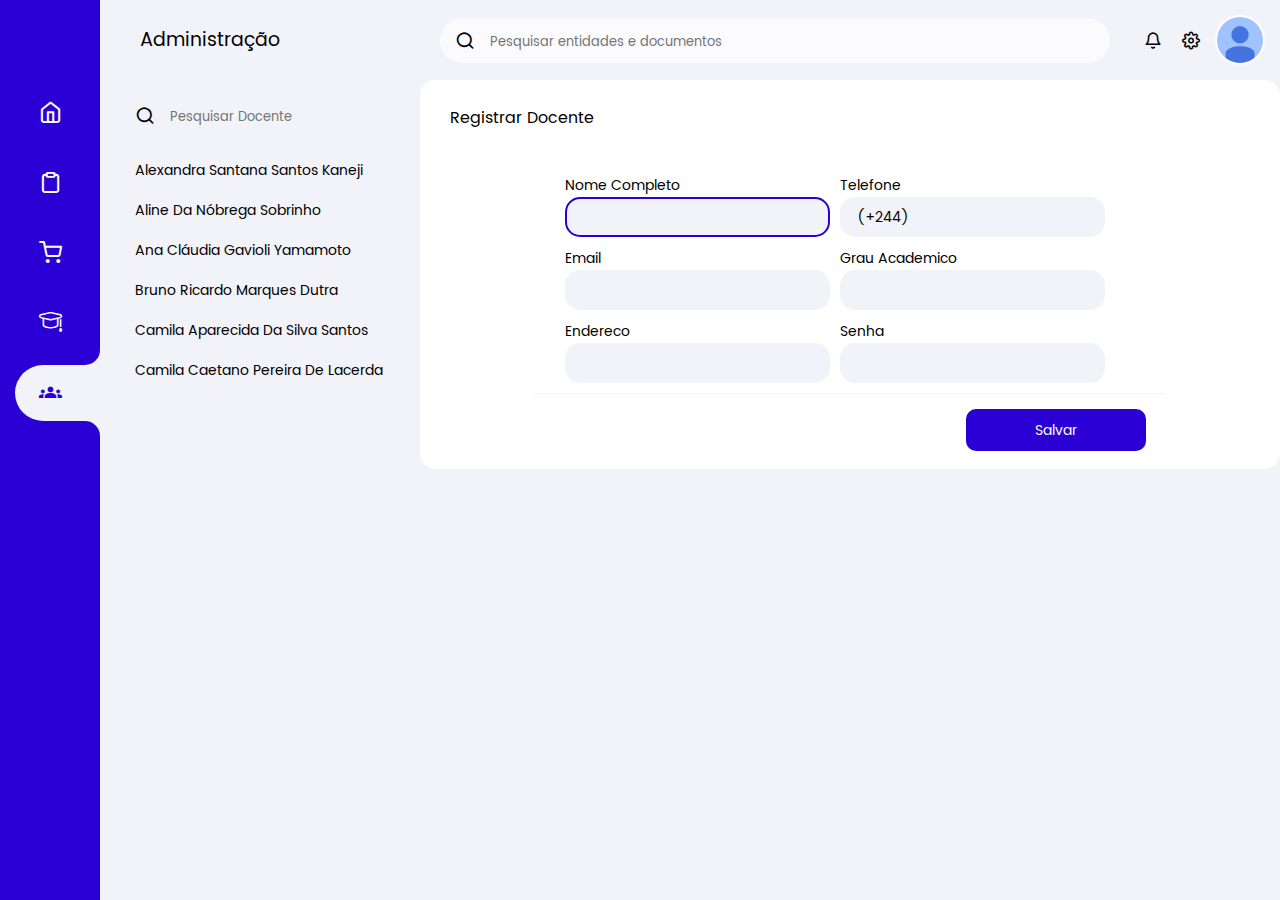
<file: views/company/docente.html>
<!DOCTYPE html>
<html lang="pt">
<head>
    <meta charset="utf-8" />
    <title>Escola</title>
    <meta http-equiv="Content-Type" content="text/html; charset=UTF-8" />
    <meta name="theme-color" content="#fff" /> 
    <meta name="viewport" content="width=device-width, initial-scale=1 maximum-scale=1">
    <meta http-equiv="X-UA-Compatible" content="IE=edge" />
    <link rel="icon" type="image/png" sizes="142x142" href="../../content/icon/setup142x142.png" />
    <link rel="apple-touch-icon" href="../../content/icon/ios192x192.jpg" />
    <link href="../../content/css/icon.css" rel="stylesheet" />
    <link href="../../content/css/page.min.css" rel="stylesheet" />
    <script src="../../content/js/jQuery/jQ.js"></script>
    <script src="../../content/js/page.js"></script>
    <script src="../../content/js/chart/chart.js"></script>
    <script src="../../content/js/PDF/jspdf.min.js"></script>
    <script src="../../content/js/PDF/jspdf.plugin.autotable.min.js"></script>
    <script src="../../content/js/webCam/webCam.js"></script>
    <script src="../../content/js/company/docente/docente.js"></script>
</head>
<body class="container">
    <div class="page-loading">
       <div class="lds-dual-ring"></div>
    </div>
       <div class="cont-left">
           <div class="mobile-menu-info">
               <div class="mmo-painel">
                   <div href="../../views/sistema.html">Pagina Inicial <span class="icon-home"></span></div>
               </div>
           </div>
           <div class="page-logo" href="../../views/sistema.html">
               <div></div>
           </div>
           <ul class="lr">
               <li class="lr focusMenus homepages" href="../../views/sistema.html">
                   <div>  
                       <div>
                           <span class="icon-home icons"></span>
                           <span class="page-desc">Home page</span>
                       </div>
                   </div>
               </li>
   
               <li class="lr focusMenus">
                   <div>
                       <div>
                           <span class="icon-clipboard icons"></span>
                           <span class="page-desc">Secretaria</span>
                       </div>
                   </div>
               </li>
   
               <li class="lr focusMenus">
                   <div>
                       <div>
                           <span class="icon-shopping-cart icons"></span>
                           <span class="page-desc">Home page</span>
                       </div>
                   </div>
               </li>
   
               <li class="lr focusMenus">
                   <div>
                       <div>
                           <span class="icon-graduation icons"></span>
                           <span class="page-desc">Area academica</span>
                       </div>
                   </div>
               </li>
   
               <li class="lr focusMenus" href="../../views/company/index.html">
                   <div>
                       <div>
                           <span class="icon-groups icons"></span>
                           <span class="page-desc">Administração</span>
                       </div>
                   </div>
               </li>
               
           </ul>
       </div>
       <div class="page-top">
           <div>
               <div>
                   <div class="page-tittle">
                       <div class="ptc"></div>
                   </div>
               </div>
               <div>
                   <div class="page-searsh">
                       <input type="text" id="globalpesq" placeholder="Pesquisar entidades e documentos" />
                       <button class="serars"><span class="icon-search"></span></button>
                       <div class="menu-mobiles">
                           <button name-event="menu"><span class="icons-menu"></span></button>
                           <button><span class="icon-search"></span></button>
                           <button><span class="icon-settings"></span></button>
                           <button><span class="icon-bell"></span></button>
                       </div>
                   </div>
               </div>
           </div>
   
           <div class="crhg-top">
               <div>
                   <button><span class="icon-bell"></span></button>
                   <button><span class="icon-settings"></span></button>
               </div>
               <div>
                   <div class="user-perfils options-user"></div>
               </div>
           </div>
   
       </div>
       <div class="title-mobile-container">
           <span>Universidade JED - <b>Painel Inicial</b></span>
       </div>
       <div class="cont-center">
        <div class="center-cont">
            <div class="list-lateral">
                <div class="search-paines">
                    <div class="page-searsh" id="filterAnuno">
                        <input type="text" placeholder="Pesquisar Docente" />
                        <button><span class="icon-search"></span></button>
                    </div>
                </div>
                <div class="result-search-scroll">
                    <div class="result-search" scroll-body>
                        <div class="list"><div>Alexandra Santana Santos Kaneji</div></div>
                        <div class="list"><div>Aline Da Nóbrega Sobrinho</div></div>
                        <div class="list"><div>Ana Cláudia Gavioli Yamamoto</div></div>
                        <div class="list"><div>Bruno Ricardo Marques Dutra</div></div>
                        <div class="list"><div>Camila Aparecida Da Silva Santos</div></div>
                        <div class="list"><div>Camila Caetano Pereira De Lacerda</div></div>
                    </div>
                </div>
            </div>
            <div class="form">

                <div class="administracao-painel">
                    <div class="lr"><span class="title-lr">Registrar Docente</span></div>
                    <div class="lr">
                        <div class="formularios" id="docente"></div>
                    </div>
                </div>

            </div>
        </div>

    <button class="filter-left"><button>
        </div>
        
        <div class="cont-right">
            <div class="crhg-top">
                <div>
                    <button><span class="icon-bell"></span></button>
                    <button><span class="icon-settings"></span></button>
                </div>
                <div>
                    <div class="user-perfils options-user"></div>
                </div>
            </div>
            <div class="center-lets-pages"></div>
        </div>
 <script>
    var secretaria = [
         { icon:'icon-shopping-cart', label:'Secretaria Geral', title:true },
         { u: "secretary/student/write-student", label:'Escrever alunos' }
     ];
    var academico  = [
         {  label:'Serviços academicos', title:true }
     ];
     var company =  [
         { icon:'icon-shopping-cart', label:'Administração', title:true },
         { icon:'icon-shopping-cart', u: "../company/user.html", label:'Gestão de Utilizadores' },
         { icon:'icon-shopping-cart', u: "../company/curso.html", label:'Gestão de cursos' },
         { icon:'icon-shopping-cart', u: "../company/disciplina.html", label:'Disciplina' },
         { icon:'icon-shopping-cart', u: "../company/docente.html", label:'Docente' },
         { icon:'icon-shopping-cart', u: "../company/empresa.html", label:'Empresa' },
         { icon:'icon-shopping-cart', u: "../company/filial.html", label:'Filial' },
         { icon:'icon-shopping-cart', u: "../company/departamento.html", label:'Departamento' },
         { icon:'icon-shopping-cart', u: "../company/turmas.html", label:'Turmas' },
         { icon:'icon-shopping-cart', u: "../company/perfil.html", label:'Perfil' },
         { icon:'icon-shopping-cart', u: "../company/permissoes.html", label:'Permissões' }
     ];

    page.autocomplite("#globalpesq", {
        css: {
            position:"fixed",
            width: document.querySelector(".page-searsh").offsetWidth+"px"
        },
        post: { 
            url:"sys/rest/getFilterCurso", 
            data: {},
            filterGoogle:true
        },
        dataValueField: "id",
        dataTextField: "nome"
    } );

    /** ajustar a largura da div */
    document.querySelector(".page-searsh .page-input > input")
    .addEventListener("click", function(){
        page.data('#globalpesq').init.arguments.css.width = document.querySelector(".page-searsh").offsetWidth+"px";
    });
    
     document.querySelectorAll(".focusMenus").forEach((ele, index) =>{
        switch(index){
            case 1:
                ele.dataLink = secretaria;
                break;
            case 3:
                ele.dataLink = academico;
                break;
            case 4:
                ele.dataLink = company;
                break;
        }
	 });
    document.body.classList.add("set-opacity");
    document.querySelectorAll(".user-perfils").forEach( el =>{
        if( page.user().fotografia )
            el.style.backgroundImage = "url("+page.user().fotografia+")";
    } );
    page.painel.docente.docente();
 </script>
</body>
</html>
</file>
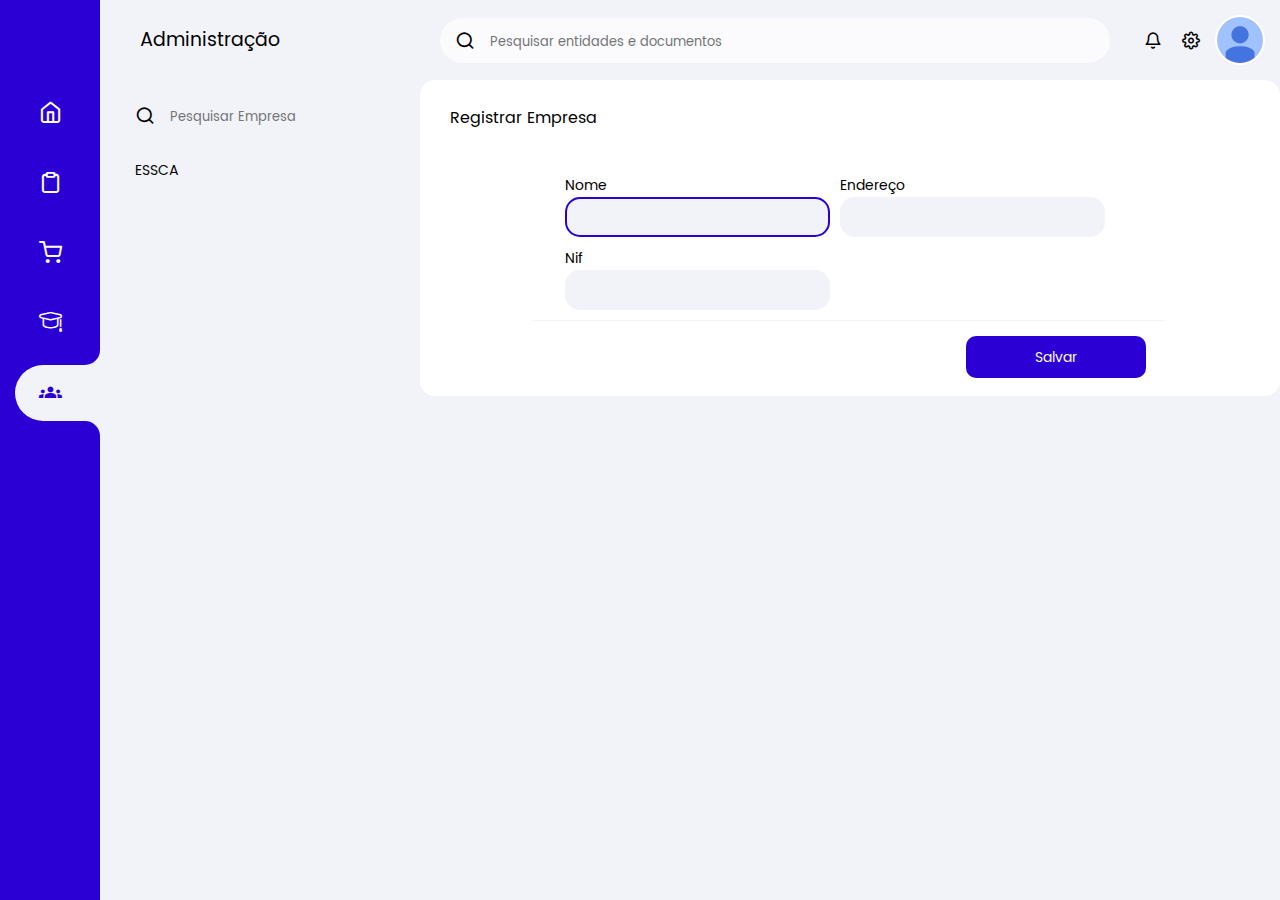
<file: views/company/empresa.html>
<!DOCTYPE html>
<html lang="pt">
<head>
    <meta charset="utf-8" />
    <title>Escola</title>
    <meta http-equiv="Content-Type" content="text/html; charset=UTF-8" />
    <meta name="theme-color" content="#fff" /> 
    <meta name="viewport" content="width=device-width, initial-scale=1 maximum-scale=1">
    <meta http-equiv="X-UA-Compatible" content="IE=edge" />
    <link rel="icon" type="image/png" sizes="142x142" href="../../content/icon/setup142x142.png" />
    <link rel="apple-touch-icon" href="../../content/icon/ios192x192.jpg" />
    <link href="../../content/css/icon.css" rel="stylesheet" />
    <link href="../../content/css/page.min.css" rel="stylesheet" />
    <script src="../../content/js/jQuery/jQ.js"></script>
    <script src="../../content/js/page.js"></script>
    <script src="../../content/js/chart/chart.js"></script>
    <script src="../../content/js/PDF/jspdf.min.js"></script>
    <script src="../../content/js/PDF/jspdf.plugin.autotable.min.js"></script>
    <script src="../../content/js/webCam/webCam.js"></script>
    <script src="../../content/js/company/empresa/empresa.js"></script>
</head>
<body class="container">
    <div class="page-loading">
       <div class="lds-dual-ring"></div>
    </div>
       <div class="cont-left">
           <div class="mobile-menu-info">
               <div class="mmo-painel">
                   <div href="../../views/sistema.html">Pagina Inicial <span class="icon-home"></span></div>
               </div>
           </div>
           <div class="page-logo" href="../../views/sistema.html">
               <div></div>
           </div>
           <ul class="lr">
               <li class="lr focusMenus homepages" href="../../views/sistema.html">
                   <div>  
                       <div>
                           <span class="icon-home icons"></span>
                           <span class="page-desc">Home page</span>
                       </div>
                   </div>
               </li>
   
               <li class="lr focusMenus">
                   <div>
                       <div>
                           <span class="icon-clipboard icons"></span>
                           <span class="page-desc">Secretaria</span>
                       </div>
                   </div>
               </li>
   
               <li class="lr focusMenus">
                   <div>
                       <div>
                           <span class="icon-shopping-cart icons"></span>
                           <span class="page-desc">Home page</span>
                       </div>
                   </div>
               </li>
   
               <li class="lr focusMenus">
                   <div>
                       <div>
                           <span class="icon-graduation icons"></span>
                           <span class="page-desc">Area academica</span>
                       </div>
                   </div>
               </li>
   
               <li class="lr focusMenus" href="../../views/company/index.html">
                   <div>
                       <div>
                           <span class="icon-groups icons"></span>
                           <span class="page-desc">Administração</span>
                       </div>
                   </div>
               </li>
               
           </ul>
       </div>
       <div class="page-top">
           <div>
               <div>
                   <div class="page-tittle">
                       <div class="ptc"></div>
                   </div>
               </div>
               <div>
                   <div class="page-searsh">
                       <input type="text" id="globalpesq" placeholder="Pesquisar entidades e documentos" />
                       <button class="serars"><span class="icon-search"></span></button>
                       <div class="menu-mobiles">
                           <button name-event="menu"><span class="icons-menu"></span></button>
                           <button><span class="icon-search"></span></button>
                           <button><span class="icon-settings"></span></button>
                           <button><span class="icon-bell"></span></button>
                       </div>
                   </div>
               </div>
           </div>
   
           <div class="crhg-top">
               <div>
                   <button><span class="icon-bell"></span></button>
                   <button><span class="icon-settings"></span></button>
               </div>
               <div>
                   <div class="user-perfils options-user"></div>
               </div>
           </div>
   
       </div>
       <div class="title-mobile-container">
           <span>Universidade JED - <b>Painel Inicial</b></span>
       </div>
       <div class="cont-center">
        <div class="center-cont">
            <div class="list-lateral">
                <div class="search-paines">
                    <div class="page-searsh" id="filterAnuno">
                        <input type="text" placeholder="Pesquisar Empresa" />
                        <button><span class="icon-search"></span></button>
                    </div>
                </div>
                <div class="result-search-scroll">
                    <div class="result-search" scroll-body>
                        <div class="list"><div>ESSCA</div></div>
                    </div>
                </div>
            </div>
            <div class="form">

                <div class="administracao-painel">
                    <div class="lr"><span class="title-lr">Registrar Empresa</span></div>
                    <div class="lr">
                        <div class="formularios" id="empresa"></div>
                    </div>
                </div>

            </div>
        </div>

    <button class="filter-left"><button>
        </div>
        
        <div class="cont-right">
            <div class="crhg-top">
                <div>
                    <button><span class="icon-bell"></span></button>
                    <button><span class="icon-settings"></span></button>
                </div>
                <div>
                    <div class="user-perfils options-user"></div>
                </div>
            </div>
            <div class="center-lets-pages"></div>
        </div>
 <script>
    var secretaria = [
         { icon:'icon-shopping-cart', label:'Secretaria Geral', title:true },
         { u: "secretary/student/write-student", label:'Escrever alunos' }
     ];
    var academico  = [
         {  label:'Serviços academicos', title:true }
     ];
     var company =  [
         { icon:'icon-shopping-cart', label:'Administração', title:true },
         { icon:'icon-shopping-cart', u: "../company/user.html", label:'Gestão de Utilizadores' },
         { icon:'icon-shopping-cart', u: "../company/curso.html", label:'Gestão de cursos' },
         { icon:'icon-shopping-cart', u: "../company/disciplina.html", label:'Disciplina' },
         { icon:'icon-shopping-cart', u: "../company/docente.html", label:'Docente' },
         { icon:'icon-shopping-cart', u: "../company/empresa.html", label:'Empresa' },
         { icon:'icon-shopping-cart', u: "../company/filial.html", label:'Filial' },
         { icon:'icon-shopping-cart', u: "../company/departamento.html", label:'Departamento' },
         { icon:'icon-shopping-cart', u: "../company/turmas.html", label:'Turmas' },
         { icon:'icon-shopping-cart', u: "../company/perfil.html", label:'Perfil' },
         { icon:'icon-shopping-cart', u: "../company/permissoes.html", label:'Permissões' }
     ];

    page.autocomplite("#globalpesq", {
        css: {
            position:"fixed",
            width: document.querySelector(".page-searsh").offsetWidth+"px"
        },
        post: { 
            url:"sys/rest/getFilterCurso", 
            data: {},
            filterGoogle:true
        },
        dataValueField: "id",
        dataTextField: "nome"
    } );

    /** ajustar a largura da div */
    document.querySelector(".page-searsh .page-input > input")
    .addEventListener("click", function(){
        page.data('#globalpesq').init.arguments.css.width = document.querySelector(".page-searsh").offsetWidth+"px";
    });
    
     document.querySelectorAll(".focusMenus").forEach((ele, index) =>{
        switch(index){
            case 1:
                ele.dataLink = secretaria;
                break;
            case 3:
                ele.dataLink = academico;
                break;
            case 4:
                ele.dataLink = company;
                break;
        }
	 });
    document.body.classList.add("set-opacity");
    document.querySelectorAll(".user-perfils").forEach( el =>{
        if( page.user().fotografia )
            el.style.backgroundImage = "url("+page.user().fotografia+")";
    } );
    page.painel.empresa.empresa();
 </script>
</body>
</html>
</file>
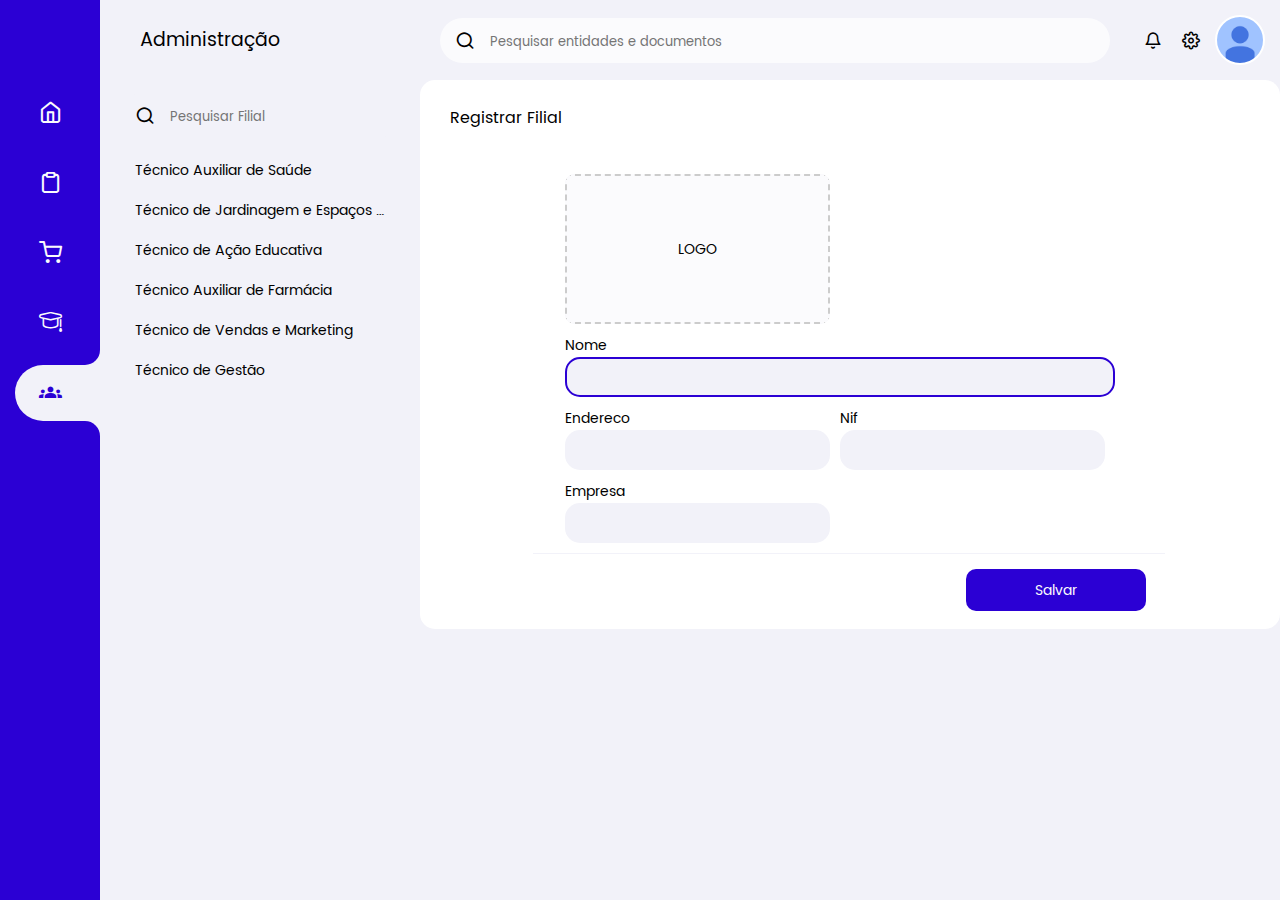
<file: views/company/filial.html>
<!DOCTYPE html>
<html lang="pt">
<head>
    <meta charset="utf-8" />
    <title>Escola</title>
    <meta http-equiv="Content-Type" content="text/html; charset=UTF-8" />
    <meta name="theme-color" content="#fff" /> 
    <meta name="viewport" content="width=device-width, initial-scale=1 maximum-scale=1">
    <meta http-equiv="X-UA-Compatible" content="IE=edge" />
    <link rel="icon" type="image/png" sizes="142x142" href="../../content/icon/setup142x142.png" />
    <link rel="apple-touch-icon" href="../../content/icon/ios192x192.jpg" />
    <link href="../../content/css/icon.css" rel="stylesheet" />
    <link href="../../content/css/page.min.css" rel="stylesheet" />
    <script src="../../content/js/jQuery/jQ.js"></script>
    <script src="../../content/js/page.js"></script>
    <script src="../../content/js/chart/chart.js"></script>
    <script src="../../content/js/PDF/jspdf.min.js"></script>
    <script src="../../content/js/PDF/jspdf.plugin.autotable.min.js"></script>
    <script src="../../content/js/webCam/webCam.js"></script>
    <script src="../../content/js/company/filial/filial.js"></script>
</head>
<body class="container">
    <div class="page-loading">
       <div class="lds-dual-ring"></div>
    </div>
       <div class="cont-left">
           <div class="mobile-menu-info">
               <div class="mmo-painel">
                   <div href="../../views/sistema.html">Pagina Inicial <span class="icon-home"></span></div>
               </div>
           </div>
           <div class="page-logo" href="../../views/sistema.html">
               <div></div>
           </div>
           <ul class="lr">
               <li class="lr focusMenus homepages" href="../../views/sistema.html">
                   <div>  
                       <div>
                           <span class="icon-home icons"></span>
                           <span class="page-desc">Home page</span>
                       </div>
                   </div>
               </li>
   
               <li class="lr focusMenus">
                   <div>
                       <div>
                           <span class="icon-clipboard icons"></span>
                           <span class="page-desc">Secretaria</span>
                       </div>
                   </div>
               </li>
   
               <li class="lr focusMenus">
                   <div>
                       <div>
                           <span class="icon-shopping-cart icons"></span>
                           <span class="page-desc">Home page</span>
                       </div>
                   </div>
               </li>
   
               <li class="lr focusMenus">
                   <div>
                       <div>
                           <span class="icon-graduation icons"></span>
                           <span class="page-desc">Area academica</span>
                       </div>
                   </div>
               </li>
   
               <li class="lr focusMenus" href="../../views/company/index.html">
                   <div>
                       <div>
                           <span class="icon-groups icons"></span>
                           <span class="page-desc">Administração</span>
                       </div>
                   </div>
               </li>
               
           </ul>
       </div>
       <div class="page-top">
           <div>
               <div>
                   <div class="page-tittle">
                       <div class="ptc"></div>
                   </div>
               </div>
               <div>
                   <div class="page-searsh">
                       <input type="text" id="globalpesq" placeholder="Pesquisar entidades e documentos" />
                       <button class="serars"><span class="icon-search"></span></button>
                       <div class="menu-mobiles">
                           <button name-event="menu"><span class="icons-menu"></span></button>
                           <button><span class="icon-search"></span></button>
                           <button><span class="icon-settings"></span></button>
                           <button><span class="icon-bell"></span></button>
                       </div>
                   </div>
               </div>
           </div>
   
           <div class="crhg-top">
               <div>
                   <button><span class="icon-bell"></span></button>
                   <button><span class="icon-settings"></span></button>
               </div>
               <div>
                   <div class="user-perfils options-user"></div>
               </div>
           </div>
   
       </div>
       <div class="title-mobile-container">
           <span>Universidade JED - <b>Painel Inicial</b></span>
       </div>
       <div class="cont-center">
        <div class="center-cont">
            <div class="list-lateral">
                <div class="search-paines">
                    <div class="page-searsh" id="filterAnuno">
                        <input type="text" placeholder="Pesquisar Filial" />
                        <button><span class="icon-search"></span></button>
                    </div>
                </div>
                <div class="result-search-scroll">
                    <div class="result-search" scroll-body>
                        <div class="list"><div>Técnico Auxiliar de Saúde</div></div>
                        <div class="list"><div>Técnico de Jardinagem e Espaços Verdes</div></div>
                        <div class="list"><div>Técnico de Ação Educativa</div></div>
                        <div class="list"><div>Técnico Auxiliar de Farmácia</div></div>
                        <div class="list"><div>Técnico de Vendas e Marketing</div></div>
                        <div class="list"><div>Técnico de Gestão</div></div>
                    </div>
                </div>
            </div>
            <div class="form">

                <div class="administracao-painel">
                    <div class="lr"><span class="title-lr">Registrar Filial</span></div>
                    <div class="lr">
                        <div class="formularios" id="filial"></div>
                    </div>
                </div>

            </div>
        </div>

    <button class="filter-left"><button>
        </div>
        
        <div class="cont-right">
            <div class="crhg-top">
                <div>
                    <button><span class="icon-bell"></span></button>
                    <button><span class="icon-settings"></span></button>
                </div>
                <div>
                    <div class="user-perfils options-user"></div>
                </div>
            </div>
            <div class="center-lets-pages"></div>
        </div>
 <script>
    var secretaria = [
         { icon:'icon-shopping-cart', label:'Secretaria Geral', title:true },
         { u: "secretary/student/write-student", label:'Escrever alunos' }
     ];
    var academico  = [
         {  label:'Serviços academicos', title:true }
     ];
     var company =  [
         { icon:'icon-shopping-cart', label:'Administração', title:true },
         { icon:'icon-shopping-cart', u: "../company/user.html", label:'Gestão de Utilizadores' },
         { icon:'icon-shopping-cart', u: "../company/curso.html", label:'Gestão de cursos' },
         { icon:'icon-shopping-cart', u: "../company/disciplina.html", label:'Disciplina' },
         { icon:'icon-shopping-cart', u: "../company/docente.html", label:'Docente' },
         { icon:'icon-shopping-cart', u: "../company/empresa.html", label:'Empresa' },
         { icon:'icon-shopping-cart', u: "../company/filial.html", label:'Filial' },
         { icon:'icon-shopping-cart', u: "../company/departamento.html", label:'Departamento' },
         { icon:'icon-shopping-cart', u: "../company/turmas.html", label:'Turmas' },
         { icon:'icon-shopping-cart', u: "../company/perfil.html", label:'Perfil' },
         { icon:'icon-shopping-cart', u: "../company/permissoes.html", label:'Permissões' }
     ];

    page.autocomplite("#globalpesq", {
        css: {
            position:"fixed",
            width: document.querySelector(".page-searsh").offsetWidth+"px"
        },
        post: { 
            url:"sys/rest/getFilterCurso", 
            data: {},
            filterGoogle:true
        },
        dataValueField: "id",
        dataTextField: "nome"
    } );

    /** ajustar a largura da div */
    document.querySelector(".page-searsh .page-input > input")
    .addEventListener("click", function(){
        page.data('#globalpesq').init.arguments.css.width = document.querySelector(".page-searsh").offsetWidth+"px";
    });
    
     document.querySelectorAll(".focusMenus").forEach((ele, index) =>{
        switch(index){
            case 1:
                ele.dataLink = secretaria;
                break;
            case 3:
                ele.dataLink = academico;
                break;
            case 4:
                ele.dataLink = company;
                break;
        }
	 });
    document.body.classList.add("set-opacity");
    document.querySelectorAll(".user-perfils").forEach( el =>{
        if( page.user().fotografia )
            el.style.backgroundImage = "url("+page.user().fotografia+")";
    } );
    page.painel.filial.filial();
 </script>
</body>
</html>
</file>
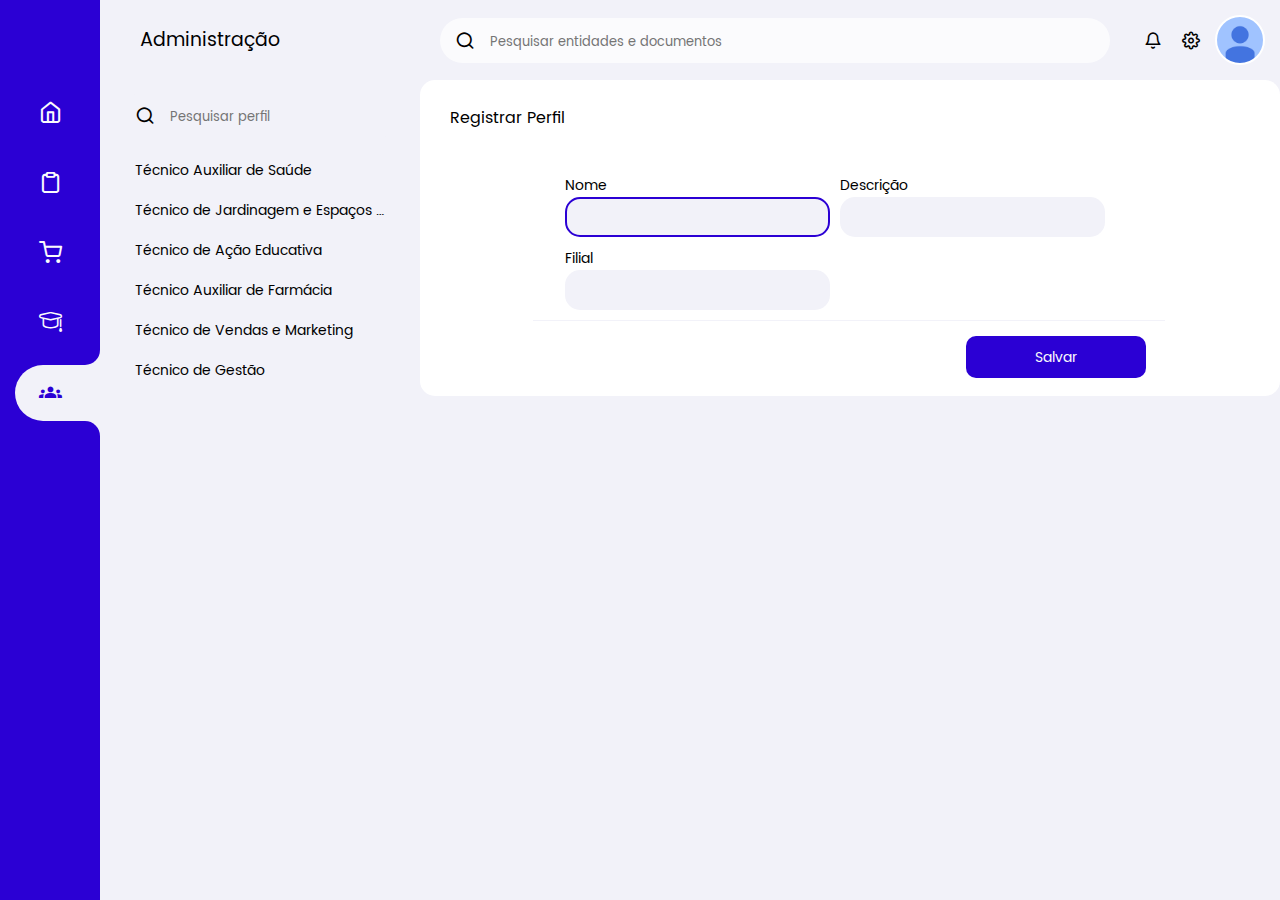
<file: views/company/perfil.html>
<!DOCTYPE html>
<html lang="pt">
<head>
    <meta charset="utf-8" />
    <title>Escola</title>
    <meta http-equiv="Content-Type" content="text/html; charset=UTF-8" />
    <meta name="theme-color" content="#fff" /> 
    <meta name="viewport" content="width=device-width, initial-scale=1 maximum-scale=1">
    <meta http-equiv="X-UA-Compatible" content="IE=edge" />
    <link rel="icon" type="image/png" sizes="142x142" href="../../content/icon/setup142x142.png" />
    <link rel="apple-touch-icon" href="../../content/icon/ios192x192.jpg" />
    <link href="../../content/css/icon.css" rel="stylesheet" />
    <link href="../../content/css/page.min.css" rel="stylesheet" />
    <script src="../../content/js/jQuery/jQ.js"></script>
    <script src="../../content/js/page.js"></script>
    <script src="../../content/js/chart/chart.js"></script>
    <script src="../../content/js/PDF/jspdf.min.js"></script>
    <script src="../../content/js/PDF/jspdf.plugin.autotable.min.js"></script>
    <script src="../../content/js/webCam/webCam.js"></script>
    <script src="../../content/js/company/perfil/perfil.js"></script>
</head>
<body class="container">
    <div class="page-loading">
       <div class="lds-dual-ring"></div>
    </div>
       <div class="cont-left">
           <div class="mobile-menu-info">
               <div class="mmo-painel">
                   <div href="../../views/sistema.html">Pagina Inicial <span class="icon-home"></span></div>
               </div>
           </div>
           <div class="page-logo" href="../../views/sistema.html">
               <div></div>
           </div>
           <ul class="lr">
               <li class="lr focusMenus homepages" href="../../views/sistema.html">
                   <div>  
                       <div>
                           <span class="icon-home icons"></span>
                           <span class="page-desc">Home page</span>
                       </div>
                   </div>
               </li>
   
               <li class="lr focusMenus">
                   <div>
                       <div>
                           <span class="icon-clipboard icons"></span>
                           <span class="page-desc">Secretaria</span>
                       </div>
                   </div>
               </li>
   
               <li class="lr focusMenus">
                   <div>
                       <div>
                           <span class="icon-shopping-cart icons"></span>
                           <span class="page-desc">Home page</span>
                       </div>
                   </div>
               </li>
   
               <li class="lr focusMenus">
                   <div>
                       <div>
                           <span class="icon-graduation icons"></span>
                           <span class="page-desc">Area academica</span>
                       </div>
                   </div>
               </li>
   
               <li class="lr focusMenus" href="../../views/company/index.html">
                   <div>
                       <div>
                           <span class="icon-groups icons"></span>
                           <span class="page-desc">Administração</span>
                       </div>
                   </div>
               </li>
               
           </ul>
       </div>
       <div class="page-top">
           <div>
               <div>
                   <div class="page-tittle">
                       <div class="ptc"></div>
                   </div>
               </div>
               <div>
                   <div class="page-searsh">
                       <input type="text" id="globalpesq" placeholder="Pesquisar entidades e documentos" />
                       <button class="serars"><span class="icon-search"></span></button>
                       <div class="menu-mobiles">
                           <button name-event="menu"><span class="icons-menu"></span></button>
                           <button><span class="icon-search"></span></button>
                           <button><span class="icon-settings"></span></button>
                           <button><span class="icon-bell"></span></button>
                       </div>
                   </div>
               </div>
           </div>
   
           <div class="crhg-top">
               <div>
                   <button><span class="icon-bell"></span></button>
                   <button><span class="icon-settings"></span></button>
               </div>
               <div>
                   <div class="user-perfils options-user"></div>
               </div>
           </div>
   
       </div>
       <div class="title-mobile-container">
           <span>Universidade JED - <b>Painel Inicial</b></span>
       </div>
       <div class="cont-center">
        <div class="center-cont">
            <div class="list-lateral">
                <div class="search-paines">
                    <div class="page-searsh" id="filterAnuno">
                        <input type="text" placeholder="Pesquisar perfil" />
                        <button><span class="icon-search"></span></button>
                    </div>
                </div>
                <div class="result-search-scroll">
                    <div class="result-search" scroll-body>
                        <div class="list"><div>Técnico Auxiliar de Saúde</div></div>
                        <div class="list"><div>Técnico de Jardinagem e Espaços Verdes</div></div>
                        <div class="list"><div>Técnico de Ação Educativa</div></div>
                        <div class="list"><div>Técnico Auxiliar de Farmácia</div></div>
                        <div class="list"><div>Técnico de Vendas e Marketing</div></div>
                        <div class="list"><div>Técnico de Gestão</div></div>
                    </div>
                </div>
            </div>
            <div class="form">

                <div class="administracao-painel">
                    <div class="lr"><span class="title-lr">Registrar Perfil</span></div>
                    <div class="lr">
                        <div class="formularios" id="perfil"></div>
                    </div>
                </div>

            </div>
        </div>

    <button class="filter-left"><button>
        </div>
        
        <div class="cont-right">
            <div class="crhg-top">
                <div>
                    <button><span class="icon-bell"></span></button>
                    <button><span class="icon-settings"></span></button>
                </div>
                <div>
                    <div class="user-perfils options-user"></div>
                </div>
            </div>
            <div class="center-lets-pages"></div>
        </div>
 <script>
    var secretaria = [
         { icon:'icon-shopping-cart', label:'Secretaria Geral', title:true },
         { u: "secretary/student/write-student", label:'Escrever alunos' }
     ];
    var academico  = [
         {  label:'Serviços academicos', title:true }
     ];
     var company =  [
         { icon:'icon-shopping-cart', label:'Administração', title:true },
         { icon:'icon-shopping-cart', u: "../company/user.html", label:'Gestão de Utilizadores' },
         { icon:'icon-shopping-cart', u: "../company/curso.html", label:'Gestão de cursos' },
         { icon:'icon-shopping-cart', u: "../company/disciplina.html", label:'Disciplina' },
         { icon:'icon-shopping-cart', u: "../company/docente.html", label:'Docente' },
         { icon:'icon-shopping-cart', u: "../company/empresa.html", label:'Empresa' },
         { icon:'icon-shopping-cart', u: "../company/filial.html", label:'Filial' },
         { icon:'icon-shopping-cart', u: "../company/departamento.html", label:'Departamento' },
         { icon:'icon-shopping-cart', u: "../company/turmas.html", label:'Turmas' },
         { icon:'icon-shopping-cart', u: "../company/perfil.html", label:'Perfil' },
         { icon:'icon-shopping-cart', u: "../company/permissoes.html", label:'Permissões' }
     ];

    page.autocomplite("#globalpesq", {
        css: {
            position:"fixed",
            width: document.querySelector(".page-searsh").offsetWidth+"px"
        },
        post: { 
            url:"sys/rest/getFilterCurso", 
            data: {},
            filterGoogle:true
        },
        dataValueField: "id",
        dataTextField: "nome"
    } );

    /** ajustar a largura da div */
    document.querySelector(".page-searsh .page-input > input")
    .addEventListener("click", function(){
        page.data('#globalpesq').init.arguments.css.width = document.querySelector(".page-searsh").offsetWidth+"px";
    });
    
     document.querySelectorAll(".focusMenus").forEach((ele, index) =>{
        switch(index){
            case 1:
                ele.dataLink = secretaria;
                break;
            case 3:
                ele.dataLink = academico;
                break;
            case 4:
                ele.dataLink = company;
                break;
        }
	 });
    document.body.classList.add("set-opacity");
    document.querySelectorAll(".user-perfils").forEach( el =>{
        if( page.user().fotografia )
            el.style.backgroundImage = "url("+page.user().fotografia+")";
    } );
    page.painel.perfil.perfil();
 </script>
</body>
</html>
</file>
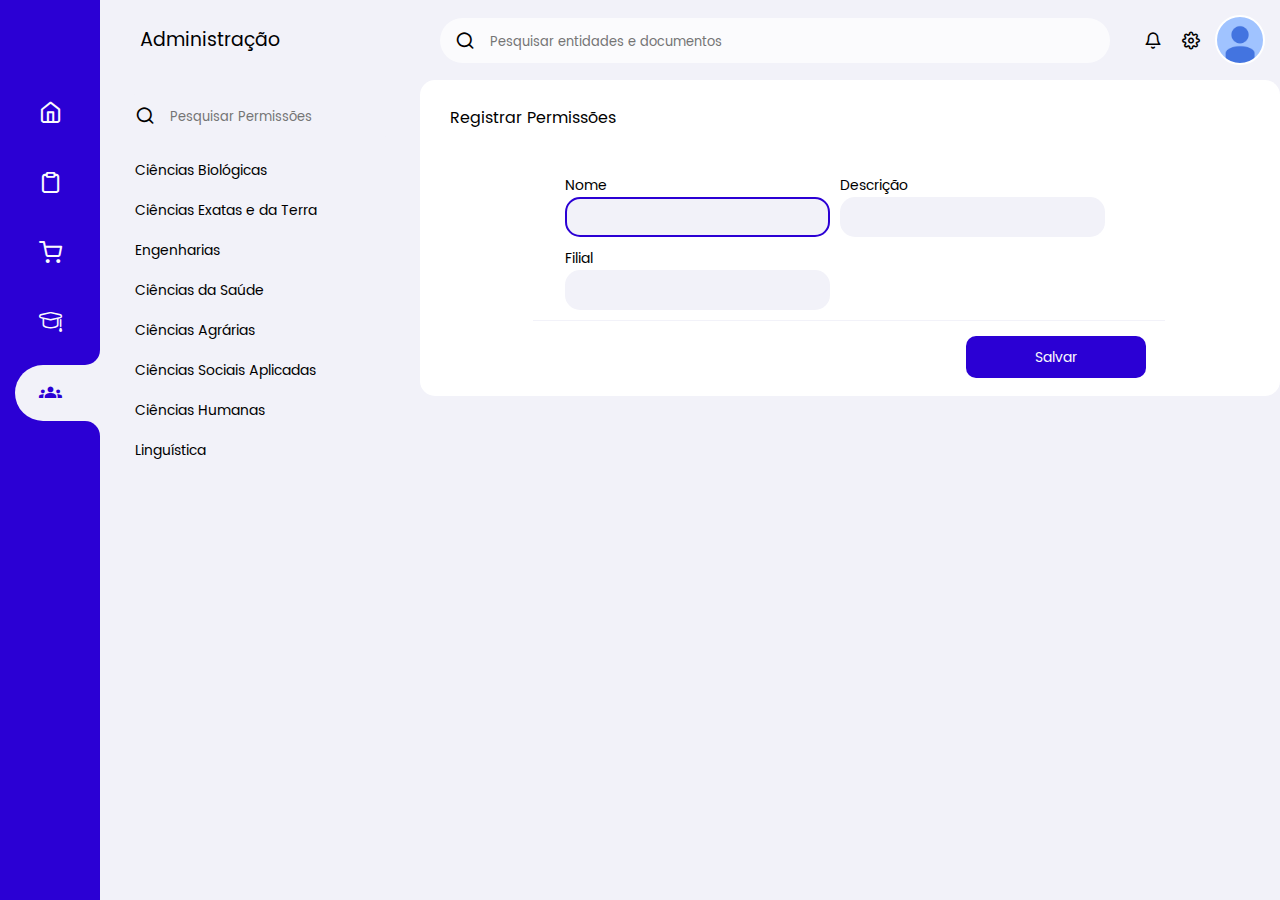
<file: views/company/permissoes.html>
<!DOCTYPE html>
<html lang="pt">
<head>
    <meta charset="utf-8" />
    <title>Escola</title>
    <meta http-equiv="Content-Type" content="text/html; charset=UTF-8" />
    <meta name="theme-color" content="#fff" /> 
    <meta name="viewport" content="width=device-width, initial-scale=1 maximum-scale=1">
    <meta http-equiv="X-UA-Compatible" content="IE=edge" />
    <link rel="icon" type="image/png" sizes="142x142" href="../../content/icon/setup142x142.png" />
    <link rel="apple-touch-icon" href="../../content/icon/ios192x192.jpg" />
    <link href="../../content/css/icon.css" rel="stylesheet" />
    <link href="../../content/css/page.min.css" rel="stylesheet" />
    <script src="../../content/js/jQuery/jQ.js"></script>
    <script src="../../content/js/page.js"></script>
    <script src="../../content/js/chart/chart.js"></script>
    <script src="../../content/js/PDF/jspdf.min.js"></script>
    <script src="../../content/js/PDF/jspdf.plugin.autotable.min.js"></script>
    <script src="../../content/js/webCam/webCam.js"></script>
    <script src="../../content/js/company/permissoes/permissoes.js"></script>
</head>
<body class="container">
    <div class="page-loading">
       <div class="lds-dual-ring"></div>
    </div>
       <div class="cont-left">
           <div class="mobile-menu-info">
               <div class="mmo-painel">
                   <div href="../../views/sistema.html">Pagina Inicial <span class="icon-home"></span></div>
               </div>
           </div>
           <div class="page-logo" href="../../views/sistema.html">
               <div></div>
           </div>
           <ul class="lr">
               <li class="lr focusMenus homepages" href="../../views/sistema.html">
                   <div>  
                       <div>
                           <span class="icon-home icons"></span>
                           <span class="page-desc">Home page</span>
                       </div>
                   </div>
               </li>
   
               <li class="lr focusMenus">
                   <div>
                       <div>
                           <span class="icon-clipboard icons"></span>
                           <span class="page-desc">Secretaria</span>
                       </div>
                   </div>
               </li>
   
               <li class="lr focusMenus">
                   <div>
                       <div>
                           <span class="icon-shopping-cart icons"></span>
                           <span class="page-desc">Home page</span>
                       </div>
                   </div>
               </li>
   
               <li class="lr focusMenus">
                   <div>
                       <div>
                           <span class="icon-graduation icons"></span>
                           <span class="page-desc">Area academica</span>
                       </div>
                   </div>
               </li>
   
               <li class="lr focusMenus" href="../../views/company/index.html">
                   <div>
                       <div>
                           <span class="icon-groups icons"></span>
                           <span class="page-desc">Administração</span>
                       </div>
                   </div>
               </li>
               
           </ul>
       </div>
       <div class="page-top">
           <div>
               <div>
                   <div class="page-tittle">
                       <div class="ptc"></div>
                   </div>
               </div>
               <div>
                   <div class="page-searsh">
                       <input type="text" id="globalpesq" placeholder="Pesquisar entidades e documentos" />
                       <button class="serars"><span class="icon-search"></span></button>
                       <div class="menu-mobiles">
                           <button name-event="menu"><span class="icons-menu"></span></button>
                           <button><span class="icon-search"></span></button>
                           <button><span class="icon-settings"></span></button>
                           <button><span class="icon-bell"></span></button>
                       </div>
                   </div>
               </div>
           </div>
   
           <div class="crhg-top">
               <div>
                   <button><span class="icon-bell"></span></button>
                   <button><span class="icon-settings"></span></button>
               </div>
               <div>
                   <div class="user-perfils options-user"></div>
               </div>
           </div>
   
       </div>
       <div class="title-mobile-container">
           <span>Universidade JED - <b>Painel Inicial</b></span>
       </div>
       <div class="cont-center">
        <div class="center-cont">
            <div class="list-lateral">
                <div class="search-paines">
                    <div class="page-searsh" id="filterAnuno">
                        <input type="text" placeholder="Pesquisar Permissões" />
                        <button><span class="icon-search"></span></button>
                    </div>
                </div>
                <div class="result-search-scroll">
                    <div class="result-search" scroll-body>
                        <div class="list"><div>Ciências Biológicas</div></div>
                        <div class="list"><div>Ciências Exatas e da Terra</div></div>
                        <div class="list"><div>Engenharias</div></div>
                        <div class="list"><div>Ciências da Saúde</div></div>
                        <div class="list"><div>Ciências Agrárias</div></div>
                        <div class="list"><div>Ciências Sociais Aplicadas</div></div>
                        <div class="list"><div>Ciências Humanas</div></div>
                        <div class="list"><div>Linguística</div></div>
                    </div>
                </div>
            </div>
            <div class="form">

                <div class="administracao-painel">
                    <div class="lr"><span class="title-lr">Registrar Permissões</span></div>
                    <div class="lr">
                        <div class="formularios" id="permissoes"></div>
                    </div>
                </div>

            </div>
        </div>

    <button class="filter-left"><button>
        </div>
        
        <div class="cont-right">
            <div class="crhg-top">
                <div>
                    <button><span class="icon-bell"></span></button>
                    <button><span class="icon-settings"></span></button>
                </div>
                <div>
                    <div class="user-perfils options-user"></div>
                </div>
            </div>
            <div class="center-lets-pages"></div>
        </div>
 <script>
    var secretaria = [
         { icon:'icon-shopping-cart', label:'Secretaria Geral', title:true },
         { u: "secretary/student/write-student", label:'Escrever alunos' }
     ];
    var academico  = [
         {  label:'Serviços academicos', title:true }
     ];
     var company =  [
         { icon:'icon-shopping-cart', label:'Administração', title:true },
         { icon:'icon-shopping-cart', u: "../company/user.html", label:'Gestão de Utilizadores' },
         { icon:'icon-shopping-cart', u: "../company/curso.html", label:'Gestão de cursos' },
         { icon:'icon-shopping-cart', u: "../company/disciplina.html", label:'Disciplina' },
         { icon:'icon-shopping-cart', u: "../company/docente.html", label:'Docente' },
         { icon:'icon-shopping-cart', u: "../company/empresa.html", label:'Empresa' },
         { icon:'icon-shopping-cart', u: "../company/filial.html", label:'Filial' },
         { icon:'icon-shopping-cart', u: "../company/departamento.html", label:'Departamento' },
         { icon:'icon-shopping-cart', u: "../company/turmas.html", label:'Turmas' },
         { icon:'icon-shopping-cart', u: "../company/perfil.html", label:'Perfil' },
         { icon:'icon-shopping-cart', u: "../company/permissoes.html", label:'Permissões' }
     ];

    page.autocomplite("#globalpesq", {
        css: {
            position:"fixed",
            width: document.querySelector(".page-searsh").offsetWidth+"px"
        },
        post: { 
            url:"sys/rest/getFilterCurso", 
            data: {},
            filterGoogle:true
        },
        dataValueField: "id",
        dataTextField: "nome"
    } );

    /** ajustar a largura da div */
    document.querySelector(".page-searsh .page-input > input")
    .addEventListener("click", function(){
        page.data('#globalpesq').init.arguments.css.width = document.querySelector(".page-searsh").offsetWidth+"px";
    });
    
     document.querySelectorAll(".focusMenus").forEach((ele, index) =>{
        switch(index){
            case 1:
                ele.dataLink = secretaria;
                break;
            case 3:
                ele.dataLink = academico;
                break;
            case 4:
                ele.dataLink = company;
                break;
        }
	 });
    document.body.classList.add("set-opacity");
    document.querySelectorAll(".user-perfils").forEach( el =>{
        if( page.user().fotografia )
            el.style.backgroundImage = "url("+page.user().fotografia+")";
    } );
    page.painel.permissoes.permissoes();
 </script>
</body>
</html>
</file>
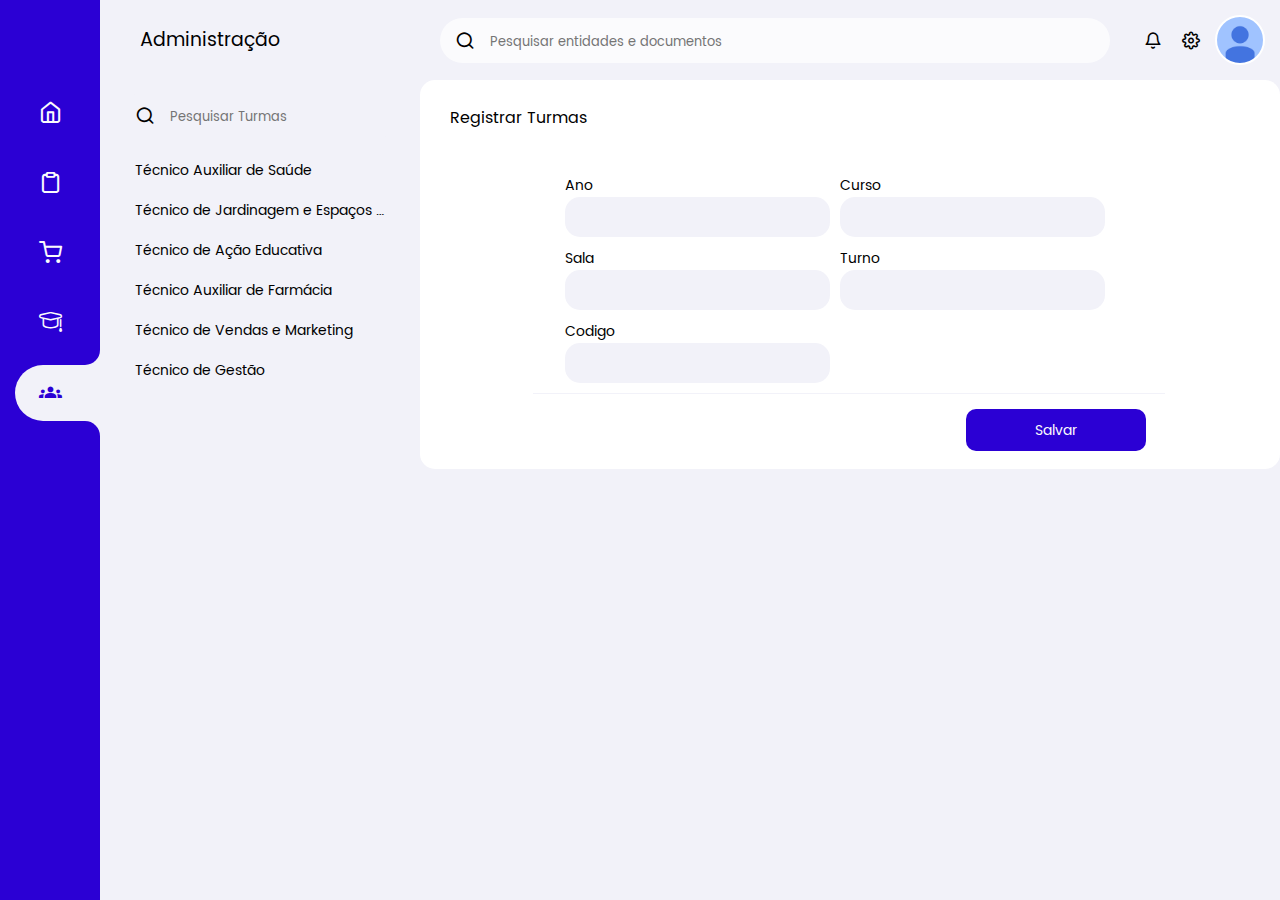
<file: views/company/turmas.html>
<!DOCTYPE html>
<html lang="pt">
<head>
    <meta charset="utf-8" />
    <title>Escola</title>
    <meta http-equiv="Content-Type" content="text/html; charset=UTF-8" />
    <meta name="theme-color" content="#fff" /> 
    <meta name="viewport" content="width=device-width, initial-scale=1 maximum-scale=1">
    <meta http-equiv="X-UA-Compatible" content="IE=edge" />
    <link rel="icon" type="image/png" sizes="142x142" href="../../content/icon/setup142x142.png" />
    <link rel="apple-touch-icon" href="../../content/icon/ios192x192.jpg" />
    <link href="../../content/css/icon.css" rel="stylesheet" />
    <link href="../../content/css/page.min.css" rel="stylesheet" />
    <script src="../../content/js/jQuery/jQ.js"></script>
    <script src="../../content/js/page.js"></script>
    <script src="../../content/js/chart/chart.js"></script>
    <script src="../../content/js/PDF/jspdf.min.js"></script>
    <script src="../../content/js/PDF/jspdf.plugin.autotable.min.js"></script>
    <script src="../../content/js/webCam/webCam.js"></script>
    <script src="../../content/js/company/turmas/turmas.js"></script>
</head>
<body class="container">
    <div class="page-loading">
       <div class="lds-dual-ring"></div>
    </div>
       <div class="cont-left">
           <div class="mobile-menu-info">
               <div class="mmo-painel">
                   <div href="../../views/sistema.html">Pagina Inicial <span class="icon-home"></span></div>
               </div>
           </div>
           <div class="page-logo" href="../../views/sistema.html">
               <div></div>
           </div>
           <ul class="lr">
               <li class="lr focusMenus homepages" href="../../views/sistema.html">
                   <div>  
                       <div>
                           <span class="icon-home icons"></span>
                           <span class="page-desc">Home page</span>
                       </div>
                   </div>
               </li>
   
               <li class="lr focusMenus">
                   <div>
                       <div>
                           <span class="icon-clipboard icons"></span>
                           <span class="page-desc">Secretaria</span>
                       </div>
                   </div>
               </li>
   
               <li class="lr focusMenus">
                   <div>
                       <div>
                           <span class="icon-shopping-cart icons"></span>
                           <span class="page-desc">Home page</span>
                       </div>
                   </div>
               </li>
   
               <li class="lr focusMenus">
                   <div>
                       <div>
                           <span class="icon-graduation icons"></span>
                           <span class="page-desc">Area academica</span>
                       </div>
                   </div>
               </li>
   
               <li class="lr focusMenus" href="../../views/company/index.html">
                   <div>
                       <div>
                           <span class="icon-groups icons"></span>
                           <span class="page-desc">Administração</span>
                       </div>
                   </div>
               </li>
               
           </ul>
       </div>
       <div class="page-top">
           <div>
               <div>
                   <div class="page-tittle">
                       <div class="ptc"></div>
                   </div>
               </div>
               <div>
                   <div class="page-searsh">
                       <input type="text" id="globalpesq" placeholder="Pesquisar entidades e documentos" />
                       <button class="serars"><span class="icon-search"></span></button>
                       <div class="menu-mobiles">
                           <button name-event="menu"><span class="icons-menu"></span></button>
                           <button><span class="icon-search"></span></button>
                           <button><span class="icon-settings"></span></button>
                           <button><span class="icon-bell"></span></button>
                       </div>
                   </div>
               </div>
           </div>
   
           <div class="crhg-top">
               <div>
                   <button><span class="icon-bell"></span></button>
                   <button><span class="icon-settings"></span></button>
               </div>
               <div>
                   <div class="user-perfils options-user"></div>
               </div>
           </div>
   
       </div>
       <div class="title-mobile-container">
           <span>Universidade JED - <b>Painel Inicial</b></span>
       </div>
       <div class="cont-center">
        <div class="center-cont">
            <div class="list-lateral">
                <div class="search-paines">
                    <div class="page-searsh" id="filterAnuno">
                        <input type="text" placeholder="Pesquisar Turmas" />
                        <button><span class="icon-search"></span></button>
                    </div>
                </div>
                <div class="result-search-scroll">
                    <div class="result-search" scroll-body>
                        <div class="list"><div>Técnico Auxiliar de Saúde</div></div>
                        <div class="list"><div>Técnico de Jardinagem e Espaços Verdes</div></div>
                        <div class="list"><div>Técnico de Ação Educativa</div></div>
                        <div class="list"><div>Técnico Auxiliar de Farmácia</div></div>
                        <div class="list"><div>Técnico de Vendas e Marketing</div></div>
                        <div class="list"><div>Técnico de Gestão</div></div>
                    </div>
                </div>
            </div>
            <div class="form">

                <div class="administracao-painel">
                    <div class="lr"><span class="title-lr">Registrar Turmas</span></div>
                    <div class="lr">
                        <div class="formularios" id="turmas"></div>
                    </div>
                </div>

            </div>
        </div>

    <button class="filter-left"><button>
        </div>
        
        <div class="cont-right">
            <div class="crhg-top">
                <div>
                    <button><span class="icon-bell"></span></button>
                    <button><span class="icon-settings"></span></button>
                </div>
                <div>
                    <div class="user-perfils options-user"></div>
                </div>
            </div>
            <div class="center-lets-pages"></div>
        </div>
 <script>
    var secretaria = [
         { icon:'icon-shopping-cart', label:'Secretaria Geral', title:true },
         { u: "secretary/student/write-student", label:'Escrever alunos' }
     ];
    var academico  = [
         {  label:'Serviços academicos', title:true }
     ];
     var company =  [
         { icon:'icon-shopping-cart', label:'Administração', title:true },
         { icon:'icon-shopping-cart', u: "../company/user.html", label:'Gestão de Utilizadores' },
         { icon:'icon-shopping-cart', u: "../company/curso.html", label:'Gestão de cursos' },
         { icon:'icon-shopping-cart', u: "../company/disciplina.html", label:'Disciplina' },
         { icon:'icon-shopping-cart', u: "../company/docente.html", label:'Docente' },
         { icon:'icon-shopping-cart', u: "../company/empresa.html", label:'Empresa' },
         { icon:'icon-shopping-cart', u: "../company/filial.html", label:'Filial' },
         { icon:'icon-shopping-cart', u: "../company/departamento.html", label:'Departamento' },
         { icon:'icon-shopping-cart', u: "../company/turmas.html", label:'Turmas' },
         { icon:'icon-shopping-cart', u: "../company/perfil.html", label:'Perfil' },
         { icon:'icon-shopping-cart', u: "../company/permissoes.html", label:'Permissões' }
     ];

    page.autocomplite("#globalpesq", {
        css: {
            position:"fixed",
            width: document.querySelector(".page-searsh").offsetWidth+"px"
        },
        post: { 
            url:"sys/rest/getFilterCurso", 
            data: {},
            filterGoogle:true
        },
        dataValueField: "id",
        dataTextField: "nome"
    } );

    /** ajustar a largura da div */
    document.querySelector(".page-searsh .page-input > input")
    .addEventListener("click", function(){
        page.data('#globalpesq').init.arguments.css.width = document.querySelector(".page-searsh").offsetWidth+"px";
    });
    
     document.querySelectorAll(".focusMenus").forEach((ele, index) =>{
        switch(index){
            case 1:
                ele.dataLink = secretaria;
                break;
            case 3:
                ele.dataLink = academico;
                break;
            case 4:
                ele.dataLink = company;
                break;
        }
	 });
    document.body.classList.add("set-opacity");
    document.querySelectorAll(".user-perfils").forEach( el =>{
        if( page.user().fotografia )
            el.style.backgroundImage = "url("+page.user().fotografia+")";
    } );
    page.painel.turmas.turmas();
 </script>
</body>
</html>
</file>
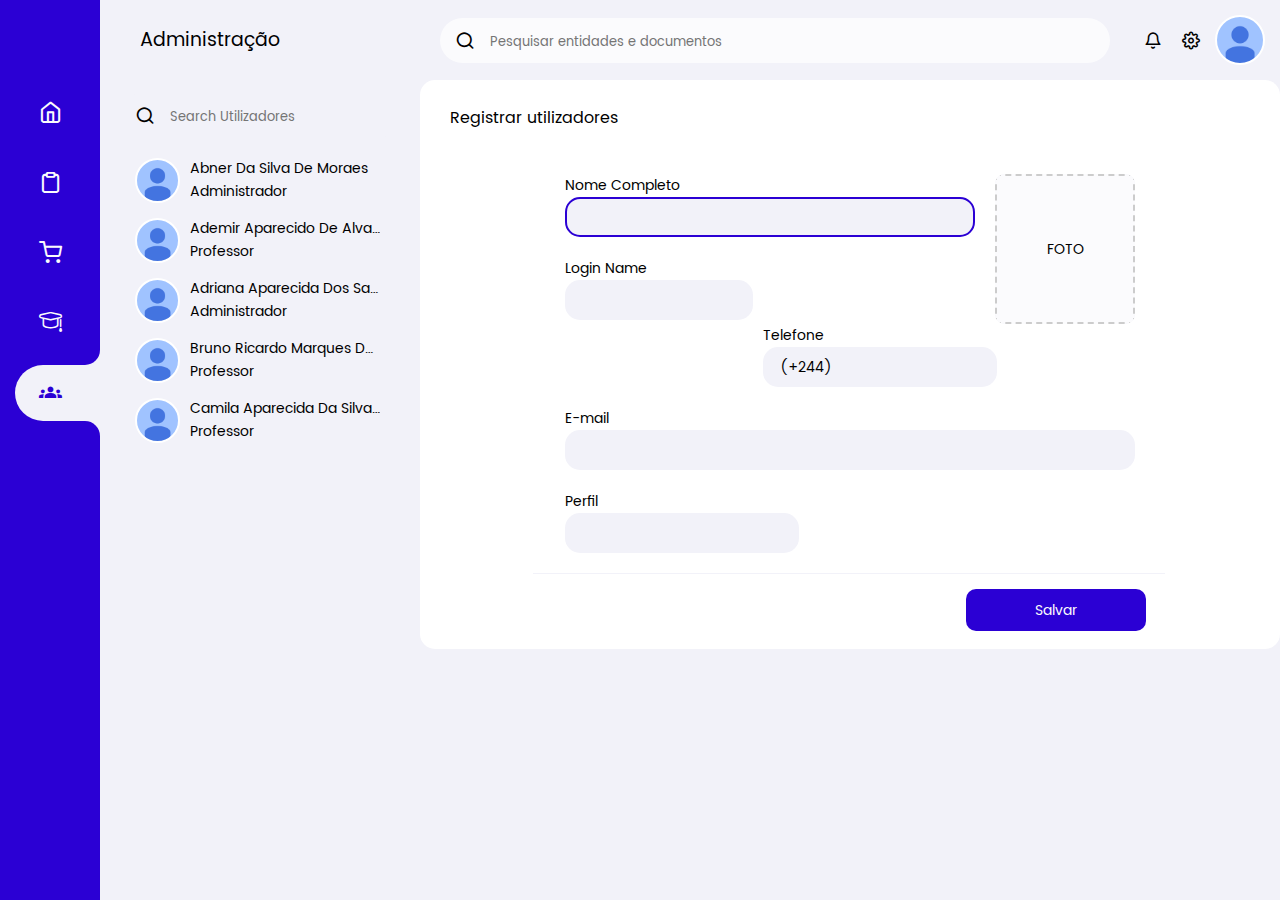
<file: views/company/user.html>
<!DOCTYPE html>
<html lang="pt">
<head>
    <meta charset="utf-8" />
    <title>Escola</title>
    <meta http-equiv="Content-Type" content="text/html; charset=UTF-8" />
    <meta name="theme-color" content="#fff" /> 
    <meta name="viewport" content="width=device-width, initial-scale=1 maximum-scale=1">
    <meta http-equiv="X-UA-Compatible" content="IE=edge" />
    <link rel="icon" type="image/png" sizes="142x142" href="../../content/icon/setup142x142.png" />
    <link rel="apple-touch-icon" href="../../content/icon/ios192x192.jpg" />
    <link href="../../content/css/icon.css" rel="stylesheet" />
    <link href="../../content/css/page.min.css" rel="stylesheet" />
    <script src="../../content/js/jQuery/jQ.js"></script>
    <script src="../../content/js/page.js"></script>
    <script src="../../content/js/chart/chart.js"></script>
    <script src="../../content/js/PDF/jspdf.min.js"></script>
    <script src="../../content/js/PDF/jspdf.plugin.autotable.min.js"></script>
    <script src="../../content/js/webCam/webCam.js"></script>
    <script src="../../content/js/company/user/user.js"></script>
</head>
<body class="container">
    <div class="page-loading">
       <div class="lds-dual-ring"></div>
    </div>
       <div class="cont-left">
           <div class="mobile-menu-info">
               <div class="mmo-painel">
                   <div href="../../views/sistema.html">Pagina Inicial <span class="icon-home"></span></div>
               </div>
           </div>
           <div class="page-logo" href="../../views/sistema.html">
               <div></div>
           </div>
           <ul class="lr">
               <li class="lr focusMenus homepages" href="../../views/sistema.html">
                   <div>  
                       <div>
                           <span class="icon-home icons"></span>
                           <span class="page-desc">Home page</span>
                       </div>
                   </div>
               </li>
   
               <li class="lr focusMenus">
                   <div>
                       <div>
                           <span class="icon-clipboard icons"></span>
                           <span class="page-desc">Secretaria</span>
                       </div>
                   </div>
               </li>
   
               <li class="lr focusMenus">
                   <div>
                       <div>
                           <span class="icon-shopping-cart icons"></span>
                           <span class="page-desc">Home page</span>
                       </div>
                   </div>
               </li>
   
               <li class="lr focusMenus">
                   <div>
                       <div>
                           <span class="icon-graduation icons"></span>
                           <span class="page-desc">Area academica</span>
                       </div>
                   </div>
               </li>
   
               <li class="lr focusMenus" href="../../views/company/index.html">
                   <div>
                       <div>
                           <span class="icon-groups icons"></span>
                           <span class="page-desc">Administração</span>
                       </div>
                   </div>
               </li>
               
           </ul>
       </div>
       <div class="page-top">
           <div>
               <div>
                   <div class="page-tittle">
                       <div class="ptc"></div>
                   </div>
               </div>
               <div>
                   <div class="page-searsh">
                       <input type="text" id="globalpesq" placeholder="Pesquisar entidades e documentos" />
                       <button class="serars"><span class="icon-search"></span></button>
                       <div class="menu-mobiles">
                           <button name-event="menu"><span class="icons-menu"></span></button>
                           <button><span class="icon-search"></span></button>
                           <button><span class="icon-settings"></span></button>
                           <button><span class="icon-bell"></span></button>
                       </div>
                   </div>
               </div>
           </div>
   
           <div class="crhg-top">
               <div>
                   <button><span class="icon-bell"></span></button>
                   <button><span class="icon-settings"></span></button>
               </div>
               <div>
                   <div class="user-perfils options-user"></div>
               </div>
           </div>
   
       </div>
       <div class="title-mobile-container">
           <span>Universidade JED - <b>Painel Inicial</b></span>
       </div>
       <div class="cont-center">
        <div class="center-cont">
            <div class="list-lateral">
                <div class="search-paines">
                    <div class="page-searsh" id="filterAnuno">
                        <input type="text" placeholder="Search Utilizadores" />
                        <button><span class="icon-search"></span></button>
                    </div>
                </div>
                <div class="result-search-scroll">
                    <div class="result-search" scroll-body>
                        <div class="list line-foto"><div><div class="foto-line"></div><div class="linej56"><div>Abner Da Silva De Moraes</div><div>Administrador</div></div></div></div>
                        <div class="list line-foto"><div><div class="foto-line"></div><div class="linej56"><div>Ademir Aparecido De Alvarenga</div><div>Professor</div></div></div></div>
                        <div class="list line-foto"><div><div class="foto-line"></div><div class="linej56"><div>Adriana Aparecida Dos Santos</div><div>Administrador</div></div></div></div>
                        <div class="list line-foto"><div><div class="foto-line"></div><div class="linej56"><div>Bruno Ricardo Marques Dutra</div><div>Professor</div></div></div></div>
                        <div class="list line-foto"><div><div class="foto-line"></div><div class="linej56"><div>Camila Aparecida Da Silva Santos</div><div>Professor</div></div></div></div>
                    </div>
                </div>
            </div>
            <div id="createAluno" class="form write-student">

                <div class="administracao-painel">
                    <div class="lr"><span class="title-lr">Registrar utilizadores</span></div>
                    <div class="lr">
                        <div class="formularios" id="Utilizadores"></div>
                    </div>
                </div>

            </div>
        </div>

    <button class="filter-left"><button>
        </div>
        
        <div class="cont-right">
            <div class="crhg-top">
                <div>
                    <button><span class="icon-bell"></span></button>
                    <button><span class="icon-settings"></span></button>
                </div>
                <div>
                    <div class="user-perfils options-user"></div>
                </div>
            </div>
            <div class="center-lets-pages"></div>
        </div>
 <script>
    var secretaria = [
         { icon:'icon-shopping-cart', label:'Secretaria Geral', title:true },
         { u: "secretary/student/write-student", label:'Escrever alunos' }
     ];
    var academico  = [
         {  label:'Serviços academicos', title:true }
     ];
     var company =  [
         { icon:'icon-shopping-cart', label:'Administração', title:true },
         { icon:'icon-shopping-cart', u: "../company/user.html", label:'Gestão de Utilizadores' },
         { icon:'icon-shopping-cart', u: "../company/curso.html", label:'Gestão de cursos' },
         { icon:'icon-shopping-cart', u: "../company/disciplina.html", label:'Disciplina' },
         { icon:'icon-shopping-cart', u: "../company/docente.html", label:'Docente' },
         { icon:'icon-shopping-cart', u: "../company/empresa.html", label:'Empresa' },
         { icon:'icon-shopping-cart', u: "../company/filial.html", label:'Filial' },
         { icon:'icon-shopping-cart', u: "../company/departamento.html", label:'Departamento' },
         { icon:'icon-shopping-cart', u: "../company/turmas.html", label:'Turmas' },
         { icon:'icon-shopping-cart', u: "../company/perfil.html", label:'Perfil' },
         { icon:'icon-shopping-cart', u: "../company/permissoes.html", label:'Permissões' }
     ];

    page.autocomplite("#globalpesq", {
        css: {
            position:"fixed",
            width: document.querySelector(".page-searsh").offsetWidth+"px"
        },
        post: { 
            url:"sys/rest/getFilterCurso", 
            data: {},
            filterGoogle:true
        },
        dataValueField: "id",
        dataTextField: "nome"
    } );

    /** ajustar a largura da div */
    document.querySelector(".page-searsh .page-input > input")
    .addEventListener("click", function(){
        page.data('#globalpesq').init.arguments.css.width = document.querySelector(".page-searsh").offsetWidth+"px";
    });
    
     document.querySelectorAll(".focusMenus").forEach((ele, index) =>{
        switch(index){
            case 1:
                ele.dataLink = secretaria;
                break;
            case 3:
                ele.dataLink = academico;
                break;
            case 4:
                ele.dataLink = company;
                break;
        }
	 });
    document.body.classList.add("set-opacity");
    document.querySelectorAll(".user-perfils").forEach( el =>{
        if( page.user().fotografia )
            el.style.backgroundImage = "url("+page.user().fotografia+")";
    } );
    page.painel.user.user();
 </script>
</body>
</html>
</file>
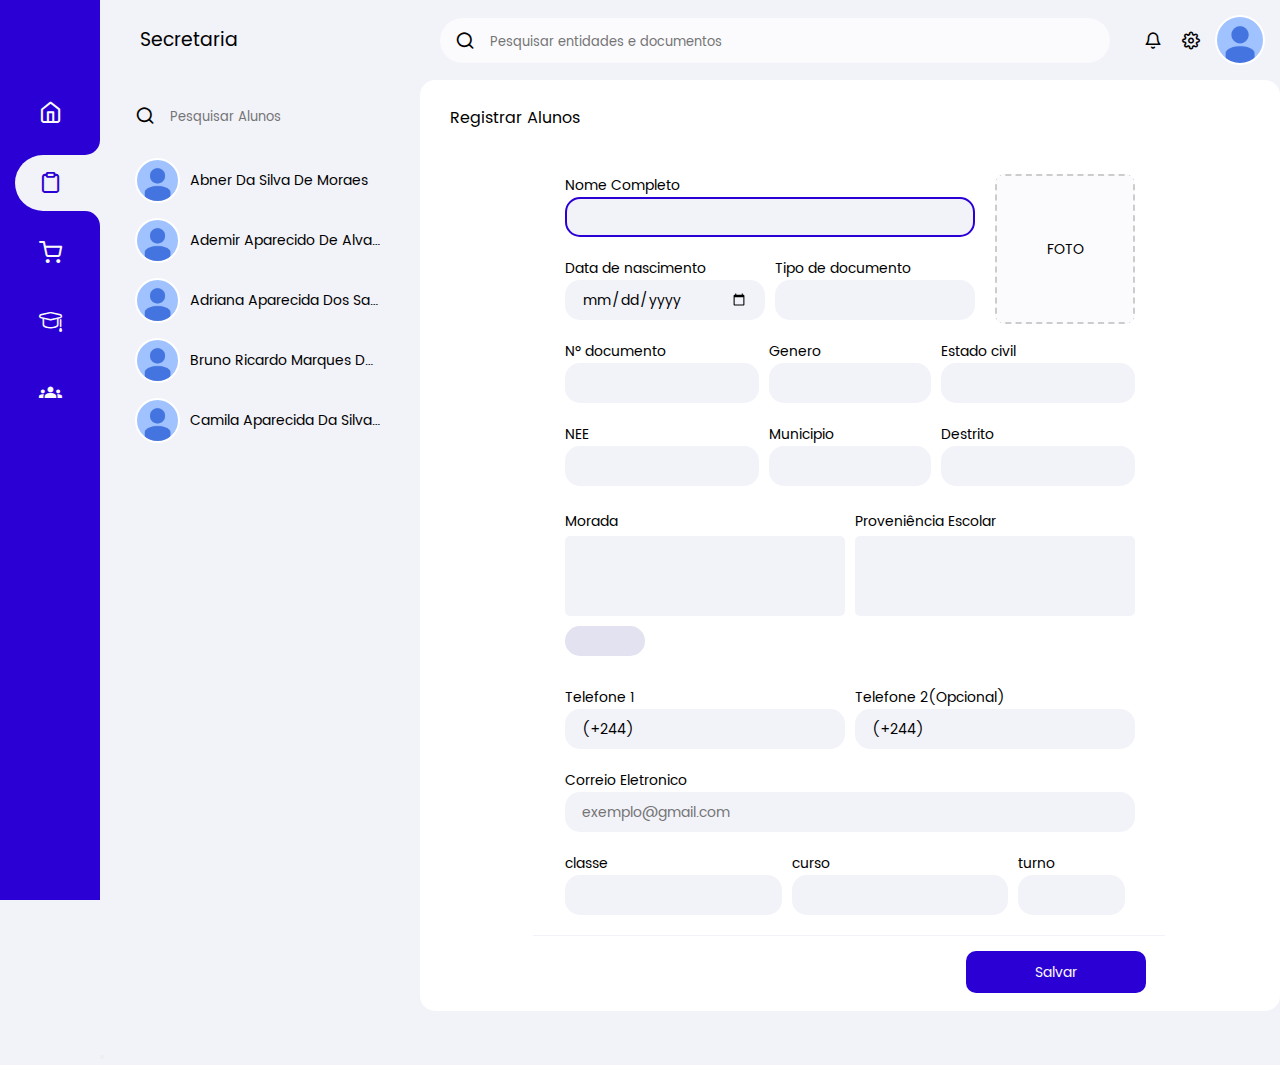
<file: views/secretaria/inscricao.html>
<!DOCTYPE html>
<html lang="pt">
<head>
    <meta charset="utf-8" />
    <title>Escola</title>
    <meta http-equiv="Content-Type" content="text/html; charset=UTF-8" />
    <meta name="theme-color" content="#fff" /> 
    <meta name="viewport" content="width=device-width, initial-scale=1 maximum-scale=1">
    <meta http-equiv="X-UA-Compatible" content="IE=edge" />
    <link rel="icon" type="image/png" sizes="142x142" href="../../content/icon/setup142x142.png" />
    <link rel="apple-touch-icon" href="../../content/icon/ios192x192.jpg" />
    <link href="../../content/css/icon.css" rel="stylesheet" />
    <link href="../../content/css/page.min.css" rel="stylesheet" />
    <script src="../../content/js/jQuery/jQ.js"></script>
    <script src="../../content/js/page.js"></script>
    <script src="../../content/js/chart/chart.js"></script>
    <script src="../../content/js/PDF/jspdf.min.js"></script>
    <script src="../../content/js/PDF/jspdf.plugin.autotable.min.js"></script>
    <script src="../../content/js/webCam/webCam.js"></script>
    <script src="../../content/js/inscricao/inscricao.js"></script>
</head>
<body class="container">
    <div class="page-loading">
       <div class="lds-dual-ring"></div>
    </div>
       <div class="cont-left">
           <div class="mobile-menu-info">
               <div class="mmo-painel">
                   <div href="../../views/sistema.html">Pagina Inicial <span class="icon-home"></span></div>
               </div>
           </div>
           <div class="page-logo" href="../../views/sistema.html">
               <div></div>
           </div>
           <ul class="lr">
               <li class="lr focusMenus homepages" href="../../views/sistema.html">
                   <div>  
                       <div>
                           <span class="icon-home icons"></span>
                           <span class="page-desc">Home page</span>
                       </div>
                   </div>
               </li>
   
               <li class="lr focusMenus">
                   <div>
                       <div>
                           <span class="icon-clipboard icons"></span>
                           <span class="page-desc">Secretaria</span>
                       </div>
                   </div>
               </li>
   
               <li class="lr focusMenus">
                   <div>
                       <div>
                           <span class="icon-shopping-cart icons"></span>
                           <span class="page-desc">Home page</span>
                       </div>
                   </div>
               </li>
   
               <li class="lr focusMenus">
                   <div>
                       <div>
                           <span class="icon-graduation icons"></span>
                           <span class="page-desc">Area academica</span>
                       </div>
                   </div>
               </li>
   
               <li class="lr focusMenus" href="../../views/company/index.html">
                   <div>
                       <div>
                           <span class="icon-groups icons"></span>
                           <span class="page-desc">Administração</span>
                       </div>
                   </div>
               </li>
               
           </ul>
       </div>
       <div class="page-top">
           <div>
               <div>
                   <div class="page-tittle">
                       <div class="ptc"></div>
                   </div>
               </div>
               <div>
                   <div class="page-searsh">
                       <input type="text" id="globalpesq" placeholder="Pesquisar entidades e documentos" />
                       <button class="serars"><span class="icon-search"></span></button>
                       <div class="menu-mobiles">
                           <button name-event="menu"><span class="icons-menu"></span></button>
                           <button><span class="icon-search"></span></button>
                           <button><span class="icon-settings"></span></button>
                           <button><span class="icon-bell"></span></button>
                       </div>
                   </div>
               </div>
           </div>
   
           <div class="crhg-top">
               <div>
                   <button><span class="icon-bell"></span></button>
                   <button><span class="icon-settings"></span></button>
               </div>
               <div>
                   <div class="user-perfils options-user"></div>
               </div>
           </div>
   
       </div>
       <div class="title-mobile-container">
           <span>Universidade JED - <b>Painel Inicial</b></span>
       </div>
       <div class="cont-center">
        <div class="center-cont">
            <div class="list-lateral">
                <div class="search-paines">
                    <div class="page-searsh" id="filterAnuno">
                        <input type="text" placeholder="Pesquisar Alunos" />
                        <button><span class="icon-search"></span></button>
                    </div>
                </div>
                <div class="result-search-scroll">
                    <div class="result-search" scroll-body>
                        <div class="list line-foto"><div><div class="foto-line"></div><div class="linej56"><div>Abner Da Silva De Moraes</div></div></div></div>
                        <div class="list line-foto"><div><div class="foto-line"></div><div class="linej56"><div>Ademir Aparecido De Alvarenga</div></div></div></div>
                        <div class="list line-foto"><div><div class="foto-line"></div><div class="linej56"><div>Adriana Aparecida Dos Santos</div></div></div></div>
                        <div class="list line-foto"><div><div class="foto-line"></div><div class="linej56"><div>Bruno Ricardo Marques Dutra</div></div></div></div>
                        <div class="list line-foto"><div><div class="foto-line"></div><div class="linej56"><div>Camila Aparecida Da Silva Santos</div></div></div></div>
                    </div>
                </div>
            </div>
            <div id="createAluno" class="form write-student">

                <div class="administracao-painel">
                    <div class="lr"><span class="title-lr">Registrar Alunos</span></div>
                    <div class="lr">
                        <div class="formularios" id="inscricao"></div>
                    </div>
                </div>

            </div>
        </div>

    <button class="filter-left"><button>
        </div>
        
        <div class="cont-right">
            <div class="crhg-top">
                <div>
                    <button><span class="icon-bell"></span></button>
                    <button><span class="icon-settings"></span></button>
                </div>
                <div>
                    <div class="user-perfils options-user"></div>
                </div>
            </div>
            <div class="center-lets-pages"></div>
        </div>
 <script>
    var secretaria = [
         { icon:'icon-shopping-cart', label:'Secretaria Geral', title:true }
     ];
    var academico  = [
         {  label:'Serviços academicos', title:true }
     ];
     var company =  [
         { icon:'icon-shopping-cart', label:'Administração', title:true },
         { icon:'icon-shopping-cart', u: "../company/user.html", label:'Gestão de Utilizadores' },
         { icon:'icon-shopping-cart', u: "../company/curso.html", label:'Gestão de cursos' },
         { icon:'icon-shopping-cart', u: "../company/disciplina.html", label:'Disciplina' },
         { icon:'icon-shopping-cart', u: "../company/docente.html", label:'Docente' },
         { icon:'icon-shopping-cart', u: "../company/empresa.html", label:'Empresa' },
         { icon:'icon-shopping-cart', u: "../company/filial.html", label:'Filial' },
         { icon:'icon-shopping-cart', u: "../company/departamento.html", label:'Departamento' },
         { icon:'icon-shopping-cart', u: "../company/turmas.html", label:'Turmas' },
         { icon:'icon-shopping-cart', u: "../company/perfil.html", label:'Perfil' },
         { icon:'icon-shopping-cart', u: "../company/permissoes.html", label:'Permissões' }
     ];

    page.autocomplite("#globalpesq", {
        css: {
            position:"fixed",
            width: document.querySelector(".page-searsh").offsetWidth+"px"
        },
        post: { 
            url:"sys/rest/getFilterCurso", 
            data: {},
            filterGoogle:true
        },
        dataValueField: "id",
        dataTextField: "nome"
    } );

    /** ajustar a largura da div */
    document.querySelector(".page-searsh .page-input > input")
    .addEventListener("click", function(){
        page.data('#globalpesq').init.arguments.css.width = document.querySelector(".page-searsh").offsetWidth+"px";
    });
    
     document.querySelectorAll(".focusMenus").forEach((ele, index) =>{
        switch(index){
            case 1:
                ele.dataLink = secretaria;
                break;
            case 3:
                ele.dataLink = academico;
                break;
            case 4:
                ele.dataLink = company;
                break;
        }
	 });
    document.body.classList.add("set-opacity");
    document.querySelectorAll(".user-perfils").forEach( el =>{
        if( page.user().fotografia )
            el.style.backgroundImage = "url("+page.user().fotografia+")";
    } );
    page.painel.inscricao.inscricao();
 </script>
</body>
</html>
</file>
<file: content/css/icon.css>
@font-face {
  font-family: 'icomoon';
  src:  url('fonts/icomoon.eot?kxyq2k');
  src:  url('fonts/icomoon.eot?kxyq2k#iefix') format('embedded-opentype'),
    url('fonts/icomoon.ttf?kxyq2k') format('truetype'),
    url('fonts/icomoon.woff?kxyq2k') format('woff'),
    url('fonts/icomoon.svg?kxyq2k#icomoon') format('svg');
  font-weight: normal;
  font-style: normal;
  font-display: block;
}

[class^="icon-"], [class*=" icon-"] {
  /* use !important to prevent issues with browser extensions that change fonts */
  font-family: 'icomoon' !important;
  speak: never;
  font-style: normal;
  font-weight: normal;
  font-variant: normal;
  text-transform: none;
  line-height: 1;

  /* Better Font Rendering =========== */
  -webkit-font-smoothing: antialiased;
  -moz-osx-font-smoothing: grayscale;
}

.icon-groups:before {
  content: "\e900";
}
.icon-account_balance:before {
  content: "\e901";
}
.icon-business:before {
  content: "\e902";
}
.icon-domain:before {
  content: "\e902";
}
.icon-settings:before {
  content: "\e903";
}
.icon-bell-off:before {
  content: "\e904";
}
.icon-bell:before {
  content: "\e905";
}
.icon-search:before {
  content: "\e906";
}
.icon-shopping-bag:before {
  content: "\e907";
}
.icon-shopping-cart:before {
  content: "\e908";
}
.icon-clipboard:before {
  content: "\e909";
}
.icon-home:before {
  content: "\e90a";
}
.icon-eye:before {
  content: "\e90b";
}
.icon-eye-off:before {
  content: "\e90c";
}
.icon-user:before {
  content: "\e90d";
}
.icon-unlock:before {
  content: "\e90e";
}
.icon-lock:before {
  content: "\e90f";
}
.icon-graduation-cap:before {
  content: "\e910";
}
.icon-mortar-board:before {
  content: "\e910";
}
.icon-study:before {
  content: "\e911";
}
.icon-graduation:before {
  content: "\e911";
}
.icon-hat:before {
  content: "\e911";
}
.icon-college:before {
  content: "\e911";
}
</file>
<file: content/css/page.min.css>
@charset "UTF-8";
@font-face{
	font-family: 'school';
	src: url(../fonts/Poppins-Regular.ttf);
}	

*{
    margin: 0;
    padding: 0;
    -webkit-tap-highlight-color: transparent;
    -moz-tap-highlight-color: transparent;
    -o-tap-highlight-color: transparent;
}

*, ::after, ::before {
    box-sizing: border-box;
}

.colect-aluno > div,
.user-perfils,
.foto-line,
.logo-src,
.fuser-imga > div{
    cursor: pointer;
    background-image: url(../icon/user.png);
    background-size: cover;
    background-position: 0 0;
    background-repeat: no-repeat;
}

.cont-left, 
.cont-right,
.page-top,
.shell-top,
.lp1,
.lp2,
.shell-left,
.heder-riports,
.list-lateral,
form,
.page-loading,
button{
    user-select: none;
    -moz-user-select: none;
    -webkit-user-select: none;
}

:root{
    --color-yelow:#f7d06b;
    --color-yelow-terciaria:#f6d98f;
    --color-yelow-secundary:#ffd76e;
    --color-green:#9ccea6; 
    --color-green-secundary:#6bb585;
    --color-green-terciaria:#b2d7bb;
    --color-white:#ffffff;
    --color-0:#fbfbfd;
    --color-0-secundary:#f9f9fd;
    --color-1: #e2e2f0;
    --color-1-secundary:#f2f2f9;
    --color-2-terciaria:#ab9beb;
    --color-2-quat:#f5f5fa;
    --color-2-secundary:#431ed9;
    --color-2:#2b00d4;
    --color-3-secundary:#5433d9;
    --color-3:#f2f2f9;
    --color-3-primary:#cecedc;
    --color-4:#ebebeb;
    --color-5:#14121f;
    --color-5-secundary:#94949e;
    --color-6:#ebfdef;
    --color-7:#e8eff9;
    --color-8:#ffefe7;
    --color-9:#2400af;
    --color-10: #c9c9e6;
    --color-11: red;
    --color-12:rgb(242 242 249 / 80%);
    --color-13:#868a73;
    --color-13-secundary:#757c51;
    --color-14:#b7b7c1;
    --color-rgba: rgb(0 0 0 / 11%);
}

::placeholder, 
::-ms-input-placeholder,
::-ms-input-placeholder { 
    color: var(--color-11);
    opacity: 1;
}
a{
    color: var(--color-5);
    text-decoration: none;
}

body{
    background: var(--color-3);
    overflow: hidden;
    user-select: none;
}


div, h1, h2, h3, h4, h5, h5, a, small, label, strong, input, button, h6, b, p, span, textarea {
    font-family: 'school';
    font-weight: 300;
}

p{
    font-size: 12px;
}

.pop-body{
    transform: translateY(80px);
    will-change: opacity,transform;
    -webkit-animation:topTransitions .5s cubic-bezier(.18,.89,.32,1.28);
    -moz-animation: topTransitions .5s cubic-bezier(.18,.89,.32,1.28);
    -o-animation: topTransitions .5s cubic-bezier(.18,.89,.32,1.28);
    animation: topTransitions .5s cubic-bezier(.18,.89,.32,1.28);
    -ms-transform-origin: top center;
    transform-origin: top center;
}

ul{
    padding-inline-start: 0px;
}
li{
    list-style: none;
}

form input:not(.nobtn){
    border:2px solid transparent !important;
}

.drop-curso .page-droplist input:focus,
.drop-curso .page-droplist input:active,
form input:not(.nobtn):focus, 
form input:not(.nobtn):active{
    border-color: var(--color-2) !important;
}

form textarea.worning:focus,
form textarea.worning:active,
form input.worning:focus,
form input.worning:active{
    border-color: var(--color-11) !important;
}

form button:focus:before,
form button:active:before{
    content: "";
    position: absolute;
    width: 100%;
    height: 100%;
    left: 0;
    top: 0;
    border:2px solid var(--color-2);
    border-radius: inherit;
}

[role='data-ok']:focus,
[role='data-ok']:active,
[role='data-ok']:hover,
form button:not(.dropdown):focus,
form button:not(.dropdown):hover,
form button:not(.dropdown):active{
    cursor: pointer;
    border:none;
    background: var(--color-2) !important;
}

form button.worning:not(.dropdown):focus,
form button.worning:not(.dropdown):active{
    border:2px solid var(--color-11) !important;
}

.worning-mensage{
    font-size: 12px !important;
    color: var(--color-11) !important;
    width: 100%;
}

.worning:before,
.worning:before,
form .worning, 
form .worning{
    border-color: var(--color-11) !important;
}

.page-context-menu,
.droplist{
    position: absolute;
    min-width: 200px;
    margin-top: 3px;
    z-index: 9;
}

.page-context-menu{
    position: absolute;
    min-width: 150px;
}


.drop-focus{
    background: var(--color-1);
}

.page-context-menu li,
.droplist li {
    padding: 6px 15px;
    border-radius: 10px;
    font-size: 14px;
    margin-bottom: 15px;
    position: relative;
}

.page-context-menu li:first-child,
.droplist li:first-child{
    margin-top: 15px;
}

.page-context-menu li:hover,
.droplist li:hover{
    cursor: pointer;
    background: var(--color-3);
}

.btnns,
.col-popup input,
.drop-curso .page-droplist input,
.left-scroll > button,
.orizontal-scroll > button,
.btn,
.pop-footer > button,
.list > button,
.pop-top > button,
.crhg-top > *:first-child button,
.page-searsh input,
.page-searsh > button,
.form form > div input,
button.lko,
button.chell,
.filter-riport .refres,
.options-aluno,
.bt-acript .seve-trash,
.filtrar>button,
.data-tb-top > div button,
.filter-left,
.dataOffPares tr:nth-child(1) td:nth-child(2) button,
.attachment > div:nth-child(1) > button,
.container-login form .lr .lgr > input{
    border:none;
    outline: none;
    background: transparent;
}

.btn{
    border-radius: 30px;
    background-color: var(--color-2-secundary);
    color: var(--color-white);
    height: 45px;
    cursor: pointer;
    position: relative;
}

button.nobtn{
    background-color: var(--color-2) !important;
}

.popup,.pop-mask {
    position: fixed;
    top: 0;
    left: 0;
    width: 100%;
    height: 100%;
    z-index: 5;
}
.popup{
    align-items:initial !important;
}

.pop-mask{
    background: var(--color-12);
    z-index: initial;
}

.pop-body {
    position: absolute;
    width: 100%;
    max-width: 450px;
    height: auto;
    background: var(--color-white);
    border-radius: 15px;
}

.pop-body > div {
    width: 100%;
    clear: both;
    padding: 10px 20px;
}

.pop-center {
    font-size: 12px;
    padding-bottom: 30px !important;
}

.pop-footer > button {
    float: right;
    margin-left: 10px;
    padding: 3px 15px;
    font-size: 12px;
    border-radius: 16px;
    background-color: var(--color-4);
}

.pop-top > button {
    position: absolute;
    right: 15px;
    top: 8px;
    font-size: 18px;
    padding: 4px;
    border-radius: 15px;
    cursor: pointer;
}

.drop-curso,
.col-popup,
.col-popup input,
.col-popup label:not(.switch),
.drop-curso .page-droplist .page-input,
.drop-curso .page-droplist{
    position: relative;
    width: 100%;
}

.drop-curso > label,
.col-popup,
.col-popup label:not(.switch),
.drop-curso .page-droplist{
    clear: both;
}

.drop-curso .page-droplist{
    width: 100%;
}

[role='data-ok']{
    color: var(--color-white);
    background: var(--color-2-secundary) !important;
}


h3.pop-title {
    font-size: 14px;
}

button.bak-green {
    background: var(--color-green-secundary) !important;
    color: var(--color-white);
}

button.bak-yellow {
    background: var(--color-yelow-secundary);
    color: var(--color-white);
}

button.bak-green:hover,
button.bak-green:focus,
button.bak-green:active{
    background: var(--color-green) !important;
}

button.bak-yellow:hover,
button.bak-yellow:focus,
button.bak-yellow:active{
    background: var(--color-yelow) !important;
}

.menu-mobiles button,
.rows-mm > div > div,
.popup,
.list > button,
.crhg-top > *:first-child button,
.crhg-top > *:first-child,
.crhg-top > *:nth-child(2),
.crhg-top,
.search-paines,
.list,
.page-tittle,
button.dropdown > span:nth-child(2),
.cont-left > ul > li > div,
.page-searsh > button,
.page-top > div:not(.crhg-top) > div,
.container-login,
.center-tr,
.top-tr,
button.lko,
.filter-riport,
.bt-acript,
.frButons,
.filter-riport-buttons,
.icons-as > span,
.fuser-top > div:not(.options-aluno),
.r-center,
.doughnut-patent,
.fuser-imga,
.rowa,
.lr-col,
.lr-fot,
.fnumber,
.btnn,
.page-logo,
.grid-body td input, 
.grid-body td > span.input,
header thead tr th,
.attachment,
.editor-img > label,
.opa-foto,
.progress-login,
.progress-login-focus .nobtn,
.container-login form .lr .lgr > div{
    display: flex;
    justify-content: center;
    align-items: center;
}

.percentes-l-2{
    position: absolute;
    font-size: 18px;
}

.lr, 
.rowa,
.r-center,
.fuser-top,
.center-cont {
    display: inline-block;
    clear: both;
    width: 100%;
    margin-bottom: 10px;
}

.rowa{
    margin-bottom: 0;
    display: flow-root;
}

.center-tr,
.top-tr,
.pop-body > div,
.page-input{
    display: inline-block;
}

button.dropdown {
    border-radius: 15px;
    padding: 0 8px;
    min-width: 160px;
    height: 40px;
    position: relative;
    color: var(--color-5);
    background: var(--color-1);
    text-align: left;
}

button.dropdown > span:nth-child(2) {
    position: absolute;
    right: 0;
    height: 100%;
    font-size: 16px;
    top: 0;
    width: 40px;
}

.page-i-label{
    float: left;
    width: calc(100% - 40px);
    padding-left: 10px;
}

.page-context-menu ul,
.droplist ul {
    position: relative;
    z-index: 1;
    overflow: hidden;
    padding: 0 15px;
    border-radius: 15px;
    background: var(--color-white);
}

.d-cont > div:not(.mm-title) > div,
.filtrar>button .ff-s,
.filtrar>button,
.lp1 .left-scroll > button:before,
.lp2 .orizontal-scroll > button:before,
.center-riports tr td, 
.center-riports tr th,
.popup button,
form button,
.result-search > *:not(.title):not(.filtrar),
.crhg-top > *:first-child button,
.page-context-menu li,
.page-tittle,
.dataOffPares tr:not(:nth-child(1)):not(:nth-child(2)) td:not(.dateOff),
.opa-foto,
.droplist li{
    transition: all .3s ease-out;
    -moz-transition: all .3s ease-out;
    -webkit-transition: all .3s ease-out;
}


.list,
.filtrar>button,
.filtrar>button > div,
.list > div, 
.worning-mensage,
.worning-mensage > span,
.center-riports table th,
button.dropdown,
.row-lines,
.row-lines > span,
.linej56,
.linej56 > div,
.center-riports table span{
    text-overflow: ellipsis;
    overflow: hidden;
    white-space: nowrap;
}

[class^="cont-"], [class*=" cont-"],
.container-login {
    position: fixed;
    width: 100%;
    height: 100%;
    top: 0;
    left: 0;
}

.container-login{
    background-image: url(../img/Bq.jpg);
    background-size: cover;
    background-repeat: no-repeat;
    background-position: center;
}

.container-login:before {
    content: "";
    position: absolute;
    width: 100%;
    height: 100%;
    background: radial-gradient(#1da1f2, rgb(29 161 242 / 30%));
    top: 0;
    left: 0;
}

.container-login input::placeholder { /* Chrome, Firefox, Opera, Safari 10.1+ */
    color: var(--color-white);
    opacity: 1; /* Firefox */
}
  
.container-login input:-ms-input-placeholder { /* Internet Explorer 10-11 */
    color: var(--color-white);
}
  
.container-login input::-ms-input-placeholder { /* Microsoft Edge */
    color: var(--color-white);
}

.container-login form {
    position: absolute;
    width: 320px;
}

.container-login form .lr > label,
.container-login form .lr > div{
    float: left;
    clear:both;
    width: 100%;
}

.container-login form .lr > label{
    margin-bottom: 10px;
    font-size: 14px;
    opacity: 0;
}

.container-login form .lr .lgr {
    background: rgb(255 255 255 / 25%);
    height: 45px;
    border-radius: 30px;
}

.container-login form .lr .lgr > input,
.container-login form .lr .lgr > div{
    width: calc(100% - 50px);
    float: left;
    height: 100%;
}

.container-login form .lr button.save{
    width: 100%;
    margin-top: 40px;
}

.container-login form .lr .lgr:nth-child(2) > input{
    width: calc(100% - 100px);
    color: var(--color-white);
}

.container-login form .lr .lgr:nth-child(2) > input:-webkit-autofill,
.container-login form .lr .lgr:nth-child(2) > input:-webkit-autofill:hover, 
.container-login form .lr .lgr:nth-child(2) > input:-webkit-autofill:focus {
    font-family: 'school';
    font-weight: 300;
    -webkit-text-fill-color: var(--color-white);
    -webkit-box-shadow: 0 0 0px 1000px transparent inset;
    box-shadow: 0 0 0px 1000px transparent inset;
    transition: background-color 5000s ease-in-out 0s;
}

.container-login form .lr .lgr > div{
    width:50px;
    color: #fff;
    text-shadow: 1px 1px 2px rgb(0 0 0 / 60%);
}

.footer-clr {
    position: fixed;
    width: 100%;
    bottom: 0;
    padding: 30px 0;
    text-align: center;
    font-size: 12px;
    color:var(--color-0)
}

.cont-left {
    width: 100px;
    background:var(--color-2);
}

.cont-left .lr{
    margin-bottom: 0;
    cursor: pointer;
    position: relative;
}

.crhg-top {
    position: absolute;
    width: 100%;
    height: 80px;
    justify-content: left;
}

.crhg-top > div {
    float: left;
    height: 40px;
    width: calc(100% - 80px);
    position: relative;
}

.crhg-top > *:nth-child(2){
    width: 80px;
    height: 60px;
}

.crhg-top > *:first-child{
   justify-content: right;
}

.crhg-top > *:first-child button{
    width: 40px;
    height: 40px;
    margin-left: 20px;
    font-size: 18px;
    border-radius: 100%;
    cursor: pointer;
}
.crhg-top > *:first-child button:hover{
    background-color: var(--color-1-secundary);
}

.fuser-imga > div,
.user-perfils, 
.fuser-imga{
    position: absolute;
    width: 50px;
    height: 50px;
    background-color: var(--color-3);
    border-radius: 100%;
    border: 2px solid var(--color-white);
}

.page-top {
    position: fixed;
    left: 100px;
    top: 0;
    width: calc(100% - 400px);
    height: 80px;
    z-index: 5;
    background: var(--color-3);
}

/*
.nameuser,
.top-tr,
.page-logo, 
.page-top, 
.search-paines{
    border-bottom: 1px solid var(--color-1);
}

*/

.page-top > div:not(.crhg-top), .center-cont {
    position: relative;
    width: 100%;
    padding: 0 20px;
    margin: auto;
    height: 100%;
}

.page-top > div:not(.crhg-top){
    padding-left: 0px;
    padding-right: 0px;
}

.center-cont{
    height: auto;
}

.page-top > div:not(.crhg-top) > div {
    float: left;
    width: 320px;
    height: 100%;
    position: relative;
}

.page-searsh {
    position: absolute;
    background: var(--color-0);
    width: calc(100% - 40px);
    height: 45px;
    border-radius: 30px;
    overflow: hidden;
}

.page-searsh input,
.page-searsh .page-input,
.page-searsh .page-droplist {
    top:0;
    position: absolute;
    width: 100%;
    height: 100%;
    padding: 24px 20px;
    padding-left: 50px;
}

.page-searsh .page-input .lds-dual-ring{
    bottom: 10px;
}

.page-searsh .page-input,
.page-searsh .page-droplist{
    padding: 0 !important;
}

.page-logo {
    position: relative;
    height: 80px;
    width: 100%;
}

.icons {
    font-size: 23px;
}

.cont-left > ul > li > div {
    height: 70px;
    z-index: 2;
    position: relative;
}

.page-desc{
    display: none;
}

.page-searsh > button {
    position: absolute;
    left: 0;
    height: 100%;
    width: 50px;
    font-size: 20px;
    cursor: pointer;
}

.page-top > div:not(.crhg-top) > div:nth-child(1){
    justify-content: initial;
}

.page-top > div:not(.crhg-top) > div:nth-child(2) {
    float: right;
    width: calc(100% - 320px);
}

.page-tittle {
    position: absolute;
    background: var(--color-1-secundary);
    left: 0;
    top: 0;
    height: 100%;
    width: 320px;
    padding: 0 40px;
    justify-content: left;
}

.page-tittle p{
    font-size: 14px;
}

.cont-center{
    height: auto;
    position: absolute;
    width: calc( 100% - 400px );
    min-height: calc(100% - 80px);
    left: 100px;
    top: 80px;
}

.cont-right{
    background:var(--color-1-secundary);
    position: fixed;
    width: 300px;
    left: auto;
    right: 0;
}

.form {
    width: calc( 100% - 280px );
    position: relative;
    float: left;
    margin-left: 300px;
}

.forms {
    width: calc( 100% - 280px );
    position: relative;
    margin-left: 300px;
}

.forms .fuser-top{
    position: relative;
    width: auto;
    padding: 0 20px;
    margin: auto;
    display: none;
}

.fuser-top-flex{
    display: flex !important;
}


.form form {
    position: relative;
    width: 570px;
    margin: auto;
    margin-top: 20px;
}

.list-lateral {
    position: fixed;
    top:80px;
    left: 100px;
    height: calc(100% - 80px);
    padding: 0;
    width: 320px;
    background: var(--color-1-secundary);
}

.search-paines, .result-search, .result-search-scroll {
    position: absolute;
    width: 100%;
    height: 70px;
    background: inherit;
}

.search-paines .page-searsh {
    background:var(--color-3);
}

.result-search-scroll {
    top: 70px;
    height: calc(100% - 70px );
    overflow: hidden;
}

.result-search {
    width: 100%;
    top: 0;
    height: 100%;
    overflow: hidden;
}

.result-search > .title > *{
    font-weight: 700 !important;
    margin-bottom: 10px !important;
}

.filtrar>button,
.list {
    height: 40px;
    margin: 0 auto !important;
    border-radius: 15px;
    justify-content: left;
    position: relative;
    width: calc(100% - 30px);
}

.result-search > .title:not(:first-child){
    margin-top: 20px !important;
    padding-top: 20px !important;
}

.result-search > .title:not(:first-child)::before{
    content:"";
    width: 100%;
    height: 1px;
    background: var(--color-1);
    position: absolute;
    top: 0;
}

.result-search > *:not(.title):not(.filtrar):hover{
    cursor: pointer;
    background-color: var(--color-1);
}

.offcenter > *:not(.title):hover{
    cursor: pointer;
    background-color: var(--color-white);
}

.list > button {
    position: absolute;
    right: 8px;
    height: 30px;
    padding: 0 10px;
    border-radius: 12px;
    background-color: var(--color-1);
    font-size: 12px;
    cursor: pointer;
}

.list:hover > button{
    background-color: var(--color-1-secundary);
}

.filtrar>button > div,
.list > div {
    width: 100%;
    position: relative;
    padding: 0 20px;
    font-size: 14px;
}

.form-painel {
    position: relative;
    width: 100%;
    background: transparent;
    height: auto;
}

.cern-geru {
    position: relative;
    margin: auto;
    width: 95%;
    max-width: 840px;
}

.des-geru {
    width: 490px;
    font-size: 12px;
    margin: auto;
}


.fot-geru {
    position: relative;
    height: 190px;
    width: 100%;
    border-radius: 20px;
    margin: 20px 0;
    padding: 20px;
    display: none;
    border:1px solid var(--color-1);
}

.ff-useret {
    position: absolute;
    background: var(--color-1);
    width: 100px;
    height: 100px;
    right: 40px;
    margin-top: -25px;
    border-radius: 16px;
    border: 2px solid var(--color-3);
}

.fot-geru svg{
    width: 100%;
}

.fot-geru svg rect{
    fill:var(--color-1);
}
.fot-geru text{
    font-size: 11px;
    fill: var(--color-5);
}

.openimage{
    display: block;
}

.da-rip {
    padding-bottom: 5px;
    margin-bottom: 5px;
}

.form form > div {
    float: left;
    position: relative;
    margin-bottom: 10px;
}

.form form > button{
    clear: both;
    width: 100%;
    border-radius: 15px;
    margin-top: 20px;
    position: relative;
}

.write-student .editor-img{
    float: right;
    margin-bottom: 0;
}

.editor-img input{
    display: none;
}

.write-student form > div{
    margin-bottom: 20px;
}

.write-student .filds-nome{
    width: calc(100% - 160px);
}

.write-student .filds-nee,
.write-student .filds-muni,
.write-student .filds-distrito,
.write-student .filds-numdoc,
.write-student .filds-genero,
.write-student .filds-eciv{
    width: 34%;
}

.write-student .filds-classe,
.write-student .filds-curso,
.write-student .filds-turno{
    width: 38%;
}

.write-student .filds-curso{
    margin-left: 10px;
}

.write-student .filds-turno{
    width: calc(24% - 30px);
    margin-left: 10px;
}

.write-student .filds-turno button.dropdown{
    min-width: 80px !important;
}

.write-student .filds-muni,
.write-student .filds-genero{
    width: calc(32% - 20px);
    margin: 0 10px;
}

.write-student .filds-tipo,
.write-student .filds-dnascimento{
    width: calc(50% - 85px);
}

.write-student .filds-proescolar,
.write-student .filds-tipo{
    margin-left: 10px;
}

.write-student .filds-telefone1,
.write-student .filds-telefone2{
    width: calc(50% - 5px);
}

.write-student .filds-email{
    width: 100%;
}

.write-student .filds-telefone2{
   margin-left: 10px;
}


.write-student button.dropdown, 
.write-student .page-input, 
.write-student .page-droplist{
    position: relative;
    width: 100%;
}

.write-student .container-textarea {
    position: relative;
    width: calc(50% - 5px);
    height: 160px;
}

.write-student .container-textarea label {
    width: 100%;
    height: 30px;
    padding: 4px 0;
}

.write-student .container-textarea .parent-textarea{
    width: 100%;
    height: calc(100% - 30px);
}

.write-student .container-textarea textarea{
    width: 100%;
    height: calc(100% - 50px);
    padding: 10px;
    position: absolute;
    border:none;
    border-radius: 5px;
    resize:none;
    outline: none;
    background: var(--color-3);
}

.form form > div > * {
    clear: both;
    float: left;
    font-size: 14px;
}

.col-popup input,
.form form > div input,
.drop-curso .page-droplist input {
    clear: both;
    float: left;
    background: var(--color-3);
    height: 40px;
    width: 100%;
    padding: 0 15px;
    border-radius: 15px;
}


.page-loading {
    position: fixed;
    top: 0;
    left: 0;
    background: var(--color-3);
    height: 100%;
    width: 100%;
    z-index: 13;
    display: flex;
    justify-content: center;
    align-items: center;
    backdrop-filter: blur(10px);
}

.stop-load{
    overflow: initial;
}

.set-opacity .page-loading{
    background:var(--color-12) !important;
}

.stop-load .page-loading{
    display: none;
}
.lds-dual-ring {
    display: inline-block;
    width: 80px;
    height: 80px;
    background: var(--color-0);
    border-radius: 100%;
  }

  .d-cont,
  .offcenter,
  .pop-body,
  .filter-left,
  .list:hover > button,
  .lds-dual-ring,
  .page-context-menu ul,
  .droplist ul {
    box-shadow: 5px 15px 20px rgb(0 0 0 / 8%);
  }

  .droplist li .lds-dual-ring:after,
  .lds-dual-ring:after {
    content: " ";
    display: block;
    width: 64px;
    height: 64px;
    margin: 8px;
    border-radius: 50%;
    border: 6px solid var(--color-9);
    border-color: var(--color-9) transparent var(--color-9) transparent;
    animation: lds-dual-ring 1.2s linear infinite;
  }

.droplist li .lds-dual-ring,
.page-input .lds-dual-ring {
    width: 30px;
    height: 30px;
    right: 5px;
    bottom: 5px;
    position: absolute;
    display: none;
}

.droplist li .lds-dual-ring{
    display: block;
    top: 2px;
    right: 0px;
}

.droplist li .lds-dual-ring:after,
.page-input .lds-dual-ring:after {
    width: 30px;
    height: 30px;
    margin: 0px;
}

.lds-dual-ring-padding{
    padding-right: 40px !important;
}

.heder-riports {
    position: fixed;
    height: 60px;
    width: calc(100% - 400px);
    background: var(--color-3);
}
.filter-riport,
.filter-riport-buttons {
    position: absolute;
    width: 100%;
    height: 45px;
}

.filter-riport{
    justify-content: left;
}

.filter-riport > div {
    position: relative;
    width: 100%;
    height: 50px;
}


.filter-riport .refres, .options-aluno {
    position: absolute;
    right: 0;
    top: 0;
    height: 45px;
    font-size: 18px;
    cursor: pointer;
}

.options-aluno {
    right: 30px;
    top: 10px;
}

.filter-riport-buttons {
    width: calc(100% - 55px);
    height: 100%;
    left: 10px;
    overflow: hidden;
    justify-content: left;
    border-radius: 30px;
}

.frButons {
    position: absolute;
    width: 100%;
    height: 100%;
    left: 0px;
    overflow: hidden;
}

.frButons,
.bt-acript{
    justify-content: left;
}

.bt-acript{
    cursor: pointer;
}

.bt-acript .seve-trash {
    font-weight: 700;
    padding: 0 5px;
    padding-left: 10px;
}

.bt-acript > div > span b{
    color: var(--color-5);
    font-weight: 100;
}

.bt-acript .seve-trash:hover{
    cursor: pointer;
    color: red;
}

.bt-acript .seve-trash{
    font-weight: 700;
}


.filter-riport-buttons > div > div {
    float: left;
    font-size: 13px;
    background: var(--color-1);
    height: 35px;
    border-radius: 20px;
    padding: 0 7px;
    padding-left: 15px;
    display: flex;
    margin-right: 10px;
    border: 1px solid var(--color-1);
}

.filtrar>button {
    text-align: left;
    clear: both;
    margin: 0 10px !important;
    cursor: pointer;
}

.filtrar>button:hover{
    background-color: var(--color-1);
}

.filtrar>button .ff-s{
    position: absolute;
    right: 15px;
    top: 5px;
    font-weight: 700;
    opacity: 0;
}

.filtrar>button:hover .ff-s{
    opacity: 9;
}

.center-riports {
    width: 100%;
    margin: auto;
    height: calc(100% - 50px);
    top: 50px;
    position: absolute;
    border-right: 1px solid var(--color-1);
    border-left: 1px solid var(--color-1);
}

.center-riports tr td, .center-riports tr th{
    padding: 5px 10px;
    font-size: 12px;
    font-weight: 300;
    position: relative;
}

.top-tr, .center-tr {
    position: relative;
    background: var(--color-white);
}

.top-tr{
    min-width: 100%;
}

table {
    border-collapse: collapse;
    min-width: 100%;
}

.top-tr table tr td, .top-tr table tr th, .shell-left td {
    border-bottom: 1px solid var(--color-1) !important;
}

.top-tr table tr td:not(:last-child), 
.top-tr table tr th:not(:last-child),
.center-riports tr th:not(:last-child){
    border-right: 1px solid var(--color-1) !important;
}

.top-tr table tr:last-child td, .shell-left tr:last-child td,
.shell tbody > tr:last-child td{
    border-bottom: none !important;
}

.center-tr {
    background-color: green;
}

.nameuser {
    padding: 20px 0;
    font-size: 18px;
    margin-bottom: 10px;
}

.lp1,
.lp2,
button.chell,
.lp2 button.lko,
button.lko,
.shell-top,
.left-scroll,
.orizontal-scroll,
.shell-left
{
    background-color: var(--color-3);
}

.lp1,
.lp2 {
    position: absolute;
    height: 20px;
    width: 50%;
    max-width: 400px;
    bottom: 0;
    right: 0;
}

.lp1{
    width: 20px;
    height: calc(100% - 20px);
    right: 0;
    top:0;
}

.global-seletor .lp1{
    height: 100%;
    background-color: transparent;
}

.global-seletor  .left-scroll,
.global-seletor button.lko{
    border:transparent;
    background-color: transparent;
}

button.lko {
    position: absolute;
    width: 20px;
    height: 31px;
    border: 1px solid var(--color-1);
    border-right: none;
    border-left: none;
    z-index: 1;
}

.lp2 button.lko{
    height: 20px;
    border-top: none;
    border-bottom: none;
}

.lp2 button.lko:nth-child(1){
    border-left: none;
}

.lp2{
    border: 1px solid var(--color-1);
    border-right: none;
    overflow: hidden;
}

.lp2 > button.lko:nth-child(3){
    right: 20px;
}

.lp1 > button.lko:nth-child(3){
    bottom: 0px;
    border-bottom: none;
    height: 30px;
}

.left-scroll,
.orizontal-scroll {
    position: absolute;
    top:0;
    height: 100%;
    width: 100%;
}

.left-scroll{
    height: calc( 100% - 61px);
    top: 30px;
}

.orizontal-scroll{
    width: calc( 100% - 60px);
    left: 20px;
}

.shell-left {
    position: absolute;
    top: 30px;
    left: 0;
    width: 30px;
    height: calc(100% - 49px);
    border: 1px solid var(--color-1);
    border-left: none;
    border-right: none;
    overflow: hidden;
}

.shell-top {
    position: absolute;
    width: calc(100% - 50px);
    height: 30px;
    left: 30px;
    border-top: 1px solid var(--color-1);
    border-left: 1px solid var(--color-1);
    border-right: 1px solid var(--color-1);
    overflow: hidden;
    z-index: 1;
}

.shell {
    left: 30px;
    position: absolute;
    top: 30px;
    width: calc(100% - 50px);
    overflow: hidden;
    height: calc(100% - 49px);
    border: 1px solid var(--color-1);
}

button.chell {
    position: absolute;
    width: 30px;
    height: 30px;
    border-top: 1px solid var(--color-1);
    top: 0;
    left: 0;
}

.lp1 .left-scroll > button,
.lp2 .orizontal-scroll > button{
    position: relative;
    z-index: 2;
}

.result-search-scroll .lp1,
.result-search-scroll .lp2
{
    opacity: 0;
}

.result-search-scroll:hover .lp1,
.result-search-scroll:hover .lp2
{
    opacity: 9;
}

.storyMouese{
    background: var(--color-3) !important;
}

.storyMouese:hover:before{
   top: 0;
   left: 0;
   position: absolute;
   content: "";
   width: 100%;
   height: 100%;
   border:2px solid var(--color-1);
}

.bclick {
    position: absolute;
    width: 100%;
    height: 100%;
    background: transparent;
    top: 0;
    left: 0;
}

.lp1 .left-scroll > button:before,
.lp2 .orizontal-scroll > button:before{
    content: "";
    position: absolute;
    background: var(--color-3-primary);
    width: 10px;
    height: 10px;
    top: 0;
    left: 0;
    border-radius: 6px;
}

.lp1 .left-scroll:hover > button:before,
.lp2 .orizontal-scroll:hover > button:before{
    background: var(--color-3-primary);
}


.lp1 .left-scroll > button:before{
    top: 4px;
    height: calc(100% - 8px);
}

.lp2 .orizontal-scroll > button:before{
    left: 4px;
    width: calc(100% - 8px);
}

.lp1 .left-scroll > button{
    width: 60%;
    height: 60px;
    margin-left: 20%;
}

.lp2 .orizontal-scroll > button{
    width: 60px;
    height: 60%;
    margin-top: 4px;
    float: left;
}

.mask {
    position: fixed;
    background: transparent;
    top: 0;
    left: 0;
    width: 100%;
    height: 100%;
    z-index: 14;
}

.cont-left .focus:before {
    content: "";
    position: absolute;
    width: 85%;
    height: 80%;
    top: 5px;
    right: 0;
    border-radius: 40px 0 0 40px;
    background: var(--color-1-secundary);
}

.cont-left > ul > li.focus > div:before {
    content: "";
    position: absolute;
    width: 20px;
    height: 20px;
    top: -15px;
    right: 0;
    background: var(--color-1-secundary);
}

.cont-left > ul > li.focus > div:after {
    content: "";
    position: absolute;
    width: 20px;
    height: 20px;
    bottom: -11px;
    right: 0;
    background: var(--color-1-secundary);
}

.cont-left > ul > li.focus > div > div:before {
    content: "";
    position: absolute;
    width: 20px;
    height: 20px;
    top: -15px;
    right: 0;
    z-index: 1;
    background: var(--color-2);
    border-radius: 0 0 15px 0;
}

.cont-left > ul > li.focus > div > div:after {
    content: "";
    position: absolute;
    width: 20px;
    height: 20px;
    bottom: -11px;
    right: 0;
    z-index: 1;
    border-radius: 0 15px 0 0;
    background: var(--color-2);
}

.focusMenus {
    color: var(--color-0);
}

.cont-left .focus{
    color: var(--color-2);
}

.ofsetMenus {
    position: absolute;
    left: 96px;
    height: auto;
    z-index: 2;
}

.offcenter {
    position: relative;
    min-width: 100px;
    background: var(--color-white);
    height: auto;
    min-height: 130px;
    padding: 30px 15px;
    border-radius: 15px;
}

.offcenter .list{
    width: 100%;
    margin: auto;
    padding:5px 0;
    cursor: pointer;
    position: relative;
    height: auto !important;
}

.offcenter .list > div{
    padding:0 10px;
    font-size: 13px;
}

.cont-left .focuss:before,
.cont-left > ul > li.focuss > div:after,
.cont-left > ul > li.focuss > div:before,
.cont-left .focuss:before{
    background: var(--color-white) !important;
}

.center-lets-pages {
    position: absolute;
    width: 100%;
    height: calc(100% - 80px);
    top: 80px;
}

.switch {
    position: absolute;
    display: inline-block;
    width: 45px;
    height: 27px;
    margin: 3px 0;
}

.switch input {
    display: none;
}

.slider {
    position: absolute;
    cursor: pointer;
    top: 0;
    left: 0;
    right: 0;
    bottom: 0;
    background-color: #ccc;
    -webkit-transition: .4s;
    transition: .4s;
}

.slider:before {
    position: absolute;
    content: "";
    height: 20px;
    width: 20px;
    left: 3px;
    bottom: 4px;
    background-color: var(--color-white);
    -webkit-transition: .4s;
    transition: .4s;
}

input:checked + .slider {
    background-color: var(--color-2);
}

input:focus + .slider {
    box-shadow: 0 0 1px var(--color-2);
}

input:checked + .slider:before {
    -webkit-transform: translateX(18px);
    -ms-transform: translateX(18px);
    transform: translateX(18px);
}

.slider.round {
    border-radius: 34px;
}

.slider.round:before {
    border-radius: 50%;
}

/**
particular requisitos
*/
.refres .page-i-label, 
.options-aluno .page-i-label{
    display: none;
}
.refres button.dropdown,
.options-aluno button.dropdown{
    min-width: 40px;
    background: transparent !important;
}
.refres button.dropdown > span:nth-child(2), 
.options-aluno button.dropdown > span:nth-child(2){
    border: none;
}

.refres input, 
.options-aluno input{
    opacity: 0;
}
.drops_droplist{
    min-width: 130px;
}

.form-center {
    position: fixed;
    width: calc(100% - 720px);
    left: 420px;
    height: calc(100% - 100px);
}

.fuser-top, .r-center {
    position: absolute;
    top: 0;
    width: 100%;
    padding: 0 30px;
}

.r-center{
    top: 90px;
}

.fuser-top > div:not(.options-aluno){
    width: 70px;
    position: relative;
    height: auto;
    float: left;
    height: 80px;
    justify-content: left;
}

.fuser-imga{
    width: 60px;
    height: 60px;
    cursor: pointer;
}

.fuser-imga > div{
    position: absolute;
    background-size: 100%;
    background-position: center;
}

.fuser-imga canvas{
    width: 100%;
    height: 100%;
}

.fuser-imga > div{
    width: calc(100% - 20px);
    height: calc(100% - 20px);
}

.fuser-top > div:not(.options-aluno):nth-child(2){
    width: calc(100% - 70px);
}

.rl-p{
    position: relative;
    width: 100%;
    background: var(--color-13);
    height: auto;
    border-radius: 10px;
    padding: 25px 0;
    overflow: hidden;
    color: var(--color-4);
}

.rl-p > div{
    float: left;
    width: 33%;
    min-height: 80px;
    display: flex;
    justify-content: center;
    align-items: initial;
}

.rl-p > div{
    border-left:1px solid var(--color-13-secundary);
}

.rl-p > div:nth-child(1){
    border:none;
}

.rl-p > div:nth-child(2){
    width: 34%;
}

.rl-p > div > div{
    width: 130px;
}

.rl-p > div > div h1{
    font-size: 16px;
    font-weight: 700;
    color: var(--color-white);
}

.rl-p > div > div p, .rl-p > div > div h3{
    color: #ebefd5;
}

.line-chart{
    position: relative;
    width: 100%;
    height: 250px;
    margin: 20px auto;
}

.line-chart > div{
    position: relative;
    width: 50%;
    height: 100%;
    padding: 15px 20px;
    float: left;
    background: var(--color-0);
    border-radius: 10px;
}

.line-chart > div:nth-child(2){
    width: calc(50% - 25px);
    margin-left: 25px;
}

.line-chart > div canvas{
    width: 100%;
    cursor: pointer;
}

.line-chart > div > div:nth-child(2), .doughnut{
    height: 180px;
}

.data-tabes {
    position: relative;
    width: 100%;
    height: auto;
}

.data-tb-center,
.data-tb-top {
    width: 100%;
    clear: both;
}

.data-tb-center{
    margin-bottom: 50px;
}

.data-tb-top > div button{
    float: left;
    cursor: pointer;
    padding: 15px;
    width: 100px;
    position: relative;
    font-weight: 700;
    font-size: 14px;
    border-bottom: 2px solid var(--color-1);
}

.data-tb-top > div button:nth-last-child(1){
    text-align: left;
    width: calc(100% - 300px);
}

.data-tb-top > div button.focus::before,
.data-tb-top > div button:focus::before,
.data-tb-top > div button:active::before{
    content: '';
    position: absolute;
    width: 100%;
    max-width: 150px;
    height: 3px;
    left: 0;
    bottom: -2px;
    background: var(--color-2);
    border-radius: 2px;
    box-shadow: 1px 1px 2px rgb(0 0 0 / 8%);
}

.data-tb-top > div button.focus,
.data-tb-top > div button:focus,
.data-tb-top > div button:active{
    color: var(--color-2);
}

.dataOffPares {
    font-size: 14px;
    text-align: center;
    font-family: system-ui;
}

.dataOffPares td{
    padding: 18px 5px;
    position: relative;
}

.dataOffPares tr:nth-child(1) td{
    padding: 0;
    text-align: left;
    font-family: 'school';
}

.dataOffPares tr:nth-child(1) td:nth-child(1)::first-letter{
    text-transform: uppercase;
}

.dataOffPares tr:nth-child(1) td:nth-child(2) button{
    float: right;
    padding: 5px 10px;
    font-size: 18px;
}

.dataOffPares tr:not(:nth-child(1)):not(:nth-child(2)) td:not(.dateOff){
    background: var(--color-1-secundary);
}

.dataOffPares td.dateOff{
   background: var(--color-1);
}


.dataOffPares tr:not(:nth-child(1)):not(:nth-child(2)) td:not(.dateOff):hover,
.dataOffPares td.focus{
    background: var(--color-2) !important;
    color: var(--color-white) !important;
}

.dashbord-center {
    padding: 10px 40px;
}

.lr-col {
    float: left;
    min-width: 40px;
    min-height: 40px;
    justify-content:left;
    font-size: 14px;
}

.lr-col .user-perfils{
    width: 30px;
    height: 30px;
}

.lr-cards{
    display: grid;
}

.lr-cards, .role-cards {
    position: relative;
    width: 100%;
    height: 160px;
}

.role-cards {
    overflow: hidden;
}

.role-cards > div {
    width: 1400px;
    height: 100%;
}

.lr-title > div span{
    font-size: 16px;
}

.lrp-card {
    position: relative;
    width: calc( 16.6% - 30px );
    height: calc(100% - 10px);
    background: var(--color-3);
    float: left;
    margin-right: 20px;
    border-radius: 25px;
}

.lr-fot {
    position: relative;
    font-size: 24px;
}

.lr-center{
    position: absolute;
    height: 100%;
    width: 100%;
    top: 0;
    left: 0;
}

.lr-flex{
    width: 100%;
}

.lrp-card .t2, .lrp-card .t1 {
    font-size: 16px;
    padding-top: 10px;
}

.lrp-card .t2{
    font-size: 16px;
    margin-top: 0px;
    line-height: 10px;
}

.lrp-card b{
    font-size: 12px;
}

.lr-flex-row {
    width: 100%;
    display: flex;
    justify-content: left;
    padding: 0 20px;
}

.des-flex {
    padding-top: 5px;
    padding-bottom: 10px;
    min-width: 160px;
    font-size: 14px;
    color: var(--color-14);
}

span.placeholder {
    padding: 0 10px;
    font-size: 14px;
}

.colect-aluno {
    position: relative;
    width: 100%;
    height: 54px;
    padding: 2px;
    overflow: hidden;
}

.colect-aluno > div {
    position: absolute;
    width: 40px;
    height: 40px;
    background-color: var(--color-white);
    border-radius: 100%;
    border:2px solid var(--color-white);
}

.fnumber{
    font-size: 12px;
    font-weight: 700;
    background: var(--color-white) !important;
}

.btnns {
    position: relative;
    width: 100%;
    padding: 10px 0;
    border-radius: 10px;
    background: var(--color-1);
    transform: translateX(-4px);
    cursor: pointer;
}

.btnn {
    position: absolute;
    left: 0;
    top: 0;
    height: 38px;
    width: 43px;
    border-radius: 100%;
    font-weight: 700;
    color: var(--color-2);
}


.linir {
    position: relative;
    min-width: 800px;
    height: 250px;
    width: 100%;
    float: left;
}

.graficos .linir:nth-child(2){
    width: 280px;
}

.graficos .linir:nth-child(2) > div:not(.select-ano){
    width: 250px;
    height: 250px;
    position: relative;
    float: right;
}

.lr-title{
    position: relative;
}

.select-ano {
    position: absolute;
    right: 0;
    top: -32px;
}

.select-ano button.dropdown{
    height: auto;
    min-width: 100px;
    background-color: transparent !important;
}

.select-ano .page-i-label {
    text-align: center;
    font-family: system-ui;
    font-size: 16px;
}

.p-cards {
    display: inline-block;
    clear: both;
    position: relative;
    width: 100%;
    height: auto;
    margin-bottom: 20px;
}

.p-cards .c-imagh{
    float: left;
    width: calc(20% - 20px);
    height: 200px;
    margin-right: 20px;
    background: #ff7548;
    border-radius: 30px;
    position: relative;
    overflow: hidden;
    color: var(--color-white);
}

.p-cards .bb-blue{
    background: var(--color-2-terciaria) !important;
}

.p-cards .bb-green{
    background: var(--color-green-terciaria) !important;
}

.p-cards .bb-yelow{
    background: var(--color-yelow-terciaria) !important;
}

.p-cards .focus{
    width: calc(40% - 20px);
}

.p-cards .focus::before {
    position: absolute;
    content: "";
    width: 0;
    height: 0;
    right: 0;
    bottom: 0;
    border-left: 150px solid rgba(0,0,0,0.15);
    border-top: 150px solid rgba(0,0,0,0.35);
    transform: rotate(17deg) translate(46px, 20px);
}

.t-cards {
    position: absolute;
    width: 100%;
    font-size: 12px;
    font-weight: 700;
}

.t-cards h3 {
    padding: 20px;
}

.t-cards span {
    padding: 20px;
    position: absolute;
    right: 0px;
    top: 0;
}

.b-cards {
    position: absolute;
    bottom: 0;
    padding: 20px;
    width: 100%;
    font-size: 12px;
}

.d-valor {
    position: absolute;
    right: 0;
    bottom: 0;
    padding: 10px 20px;
    font-size: 20px;
}

.d-cards {
    position: absolute;
    width: 100%;
    text-align: center;
    top: 75px;
    font-size: 27px;
}

.tb-cards {
    padding: 12px 0;
    padding-bottom: 0;
    text-align: center;
    font-size: 16px;
}

.db-cards {
    padding: 10px;
    text-align: center;
    font-size: 34px;
    z-index: 1;
    position: relative;
}

.db-valor {
    position: absolute;
    width: 100%;
    text-align: center;
    bottom: 0;
    padding: 20px;
    padding-top: 5px;
    font-family: system-ui;
}

.db-valor span{
    font-family: system-ui;
}

.sl-svg{
    position: absolute;
    width: 100%;
    background: var(--color-rgba);
    height: 0%;
    bottom: 0;
    transition: all 1s ease-out;
    -moz-transition: all 1s ease-out;
    -webkit-transition: all 1s ease-out;
}

.sl-svg svg {
    width: 100%;
    position: absolute;
    bottom: 100%;
}

.d-cont {
    position: relative;
    width: 100%;
    padding: 20px 0;
    background: var(--color-0);
    border-radius: 10px;
}

.d-cont .rows-mm {
    width: 100%;
    height: 50px;
    position: relative;
}

.d-cont .rows-mm:not(.mm-title) > div{
    font-size: 12px;
    border-radius: 18px;
}

.d-cont .rows-mm:not(.mm-title) > div:hover{
    background-color: var(--color-1-secundary);
}

.d-cont .rows-mm:nth-last-child(1){
    border: none;
}

.mm-title{
    border-bottom: 1px solid var(--color-1);
    margin-bottom: 10px;
}

.mm-title span{
    font-weight: 700;
}

.rows-mm > div{
    width: calc(100% - 50px);
    height: 100%;
    position: relative;
    margin: auto;
}

.rows-mm > div > div{
    float: left;
    width: 20%;
    height: 100%;
    padding: 0 15px;
    justify-content:left;
}

.rows-mm > div > div:nth-child(2),
.rows-mm > div > div:nth-child(3){
    justify-content: center;
}

.rows-mm > div > div:nth-child(4){
    width: 40%;
}

.rows-mm > div > div > span{
    font-size: 12px;
    padding: 0 4px;
}

.mm-title span{
    font-size: 14px !important;
    font-weight: 700;
}

.status-nn {
    padding: 0 10px;
    min-width: 70px;
    height: 35px;
    font-size: 12px;
    background-color: var(--color-5);
}

.menu-mobiles {
    top: 0;
    left: 0;
    display: none;
    position: absolute;
    width: 100%;
    height: 100%;
}

.mobile-menu-info {
    position: relative;
    display: none;
    width: 100%;
    height: auto;
    top: 10px;
    left: 0;
    padding: 10px;
    background: transparent;
    border-radius: 0;
}

.render-chart-mob {
    position: relative;
    height: 250px;
    overflow: hidden;
    width: 100%;
}

.page-logo > div {
    position: absolute;
    width: 50px;
    height: 50px;
    background-size: contain;
    background-repeat: no-repeat;
}

.title-mobile-container {
    display: none;
    position: fixed;
    background: var(--color-2-quat);
    height: 60px;
    width: 100%;
    top: 80px;
    z-index: 2;
    overflow: hidden;
}

.mmo-painel {
    position: relative;
    background: var(--color-0);
    margin-bottom: 20px;
    border-radius: 10px;
    padding: 10px 0;
}

.mmo-painel > div {
    padding: 10px 15px;
    border-bottom: 1px solid var(--color-2-quat);
}

.mmo-painel > div > span {
    font-size: 18px;
    float: right;
    padding: 0 5px;
}

.mmo-painel > div:last-child{
    border: none;
}

.title-mobile-container > span {
    padding: 17px 10px;
    float: left;
    font-size: 16px;
}

.filter-left{
    display: none;
}

.parent-textarea{
    position: relative;
    width: 100%;
}

.grid, [data-role=grid] {
    position: absolute;
    width: 100%;
    height: 100%;
}

.grid {
    width: calc(100% - 40px);
    border: 1px solid var(--color-1);
    height: calc(100% - 180px);
    margin-left: 20px;
}

.grid [data-role=grid]{
    top: 0;
    left: 0;
}

.grid [data-role=grid] > div{
    position: relative;
}

.grid-header{
    width: 100%;
    height: 40px;
}

.grid-body{
    width: 100%;
    overflow: hidden;
    height: calc( 100% - 40px );
}

.grid-body td > span.input,
.grid-header th, 
.grid-header td, 
.grid-body td{
    height: 40px;
    position: relative;
    font-size: 12px;
    font-weight: 300;
    position: relative;
}

.grid-body td input, .grid-body td > span.input {
    background: transparent;
    width: 100%;
    padding: 0 15px;
    position: absolute;
    height: 100%;
    font-size: 12px;
    top: 0;
    border: none;
    outline: none;
    justify-content: left;
}

.grid-body tr td,
.grid-header thead tr th{
    border: 1px solid #ccc;
}

.grid-header thead tr th{
    border-top: none;
}

.grid-body tr td:not([style^=display]), 
.grid-header thead tr th:not([style^=display]){
    border-left: none;
}

.grid-body tr td:not([style^=display]):nth-last-child(1),
.grid-header thead tr th:not([style^=display]):nth-last-child(1){
    border-right: none;
}

.grid [data-role=grid] tr td.tdNumber{
    width: 80px;
    text-align: center;
}

[data-container-for=idline] input,
[data-container-for=idline] .input{
    padding: 0 !important;
    text-align: center !important;
    justify-content: center !important;
    width: 100% !important;
}

.grid-body td:not([data-container-for=idline]){
    background-color: var(--color-0);
}

.grid-body tr:nth-child(2n) td:not([data-container-for=idline]){
    background-color:var(--color-3) !important;
}

iframe.ifr {
    opacity: 0;
}

.path-0{
    animation:pathAnim-0 4s;
    animation-timing-function: linear;
    animation-iteration-count: infinite;
}

.editor-img {
    background: var(--color-1-secundary);
    width: 140px;
    position: relative;
    height: 150px;
    overflow: hidden;
    border-radius: 10px;
}

.img-fotpl,
.pasrent-image img,
.pasrent-image{
    position: absolute;
    width: 100%;
    height: 100%;
    top:0;
    left: 0;
    background-color: var(--color-0);
}

.pasrent-image img{
    z-index: 2;
}

.img-fotpl{
    z-index: 1;
}


.editor-img > label {
    position: absolute;
    width: 100%;
    height: 100%;
    top: 0;
    z-index: 4;
    border: 2px dashed #ccc;
    left: 0;
}

.opa-foto {
    position: absolute;
    width: 100%;
    height: 100%;
    top: 0;
    left: 0;
    z-index: 3;
    opacity: 0;
    cursor: pointer;
}

.editor-img:hover .opa-foto{
    opacity: 9;
}

.attachment {
    position: absolute;
    bottom: 0;
    width: 100%;
    height: 50px;
    justify-content: left;
}

.attachment > div{
    width: 80px;
    height: 30px;
    float: left;
}

.attachment > div:nth-child(1) > button{
    position: relative;
    width: 100%;
    height: 100%;
    background: var(--color-1);
    border-radius: 15px;
}

.attachment > div:nth-child(2){
    width: calc( 100% - 100px );
}

.sst-webcam {
    position: relative;
    width: 100%;
    height: 300px;
}

.sst-webcam video{
    position: absolute;
    width: 100%;
    height: 100%;
    top: 0;
    left: 0;
}

.opa-foto > span {
    position: absolute;
    background: var(--color-0);
    padding: 15px;
    font-size: 20px;
    border-radius: 15px;
}

.progress-login .lds-dual-ring{
    display: none;
}

.progress-login-focus{
    display: flex !important;
}


.progress-login-focus .nobtn,
.progress-login-focus .nobtn:focus,
.progress-login-focus .nobtn:active,
.progress-login-focus .nobtn:hover{
    width: 50px !important;
    height: 50px !important;
    padding: 0 !important;
    background: transparent !important;
}

.progress-login-focus .nobtn::before{
    display: none !important;
}

.progress-login-focus .lds-dual-ring{
    display: flex;
    width: 50px;
    height: 50px;
    background: transparent;
}

.progress-login-focus .lds-dual-ring:after {
    width: 50px;
    height: 50px;
    margin: 0px;
}

.progress-login-focus .span-text{
    display: none;
}

.row-lines {
    width: 100%;
    padding: 5px 25px;
    font-size: 14px;
    cursor: pointer;
    float: left;
    clear: both;
    overflow: hidden;
}

.menus-lists:before {
    content: "";
    position: absolute;
    border: 8px solid transparent;
    border-bottom: 10px solid var(--color-white);
    border-top: 0;
    width: 0;
    height: 0;
    right: 20px;
    top: -10px;
}

div#logaut {
    border-top: 1px solid var(--color-1-secundary);
    width: 100%;
    padding-bottom: 0;
}

.strilfister-lateral .result-search-scroll {
    top: 0;
    height: 100%;
}

.administracao-painel {
    position: relative;
    right: 0;
    width: 100%;
    background: var(--color-white);
    border-radius: 15px;
    margin-bottom: 20px;
    padding-top: 20px;
}

.administracao-painel .chart-lr {
    height: 180px;
}

.administracao-painel .extlink {
    width: 180px;
    height: 42px;
    padding: 0;
    background-color: var(--color-2);
    color: var(--color-0);
}

.administracao-painel span.title-lr {
    padding: 5px 30px;
    width: 100%;
    position: relative;
    float: left;
}

.administracao-painel span.title-lr b {
    float: left;
    padding-top: 10px;
}

.administracao-painel .border-top-lr{
    border-top: 1px solid var(--color-1-secundary);
}

.list-lr {
    padding: 0 30px;
    font-size: 14px;
}
.logotipo{
    width: 250px;
}

.logotipo .logo-src {
    width: 120px;
    height: 120px;
    background-image: url(../icon/setup209x209.png);
    position: relative;
    margin: auto;
    margin-bottom: 20px;
}
.chart-logs {
    position: relative;
    width: calc(100% - 60px);
    margin: auto;
}

.foto-line {
    position: relative;
    width: 45px;
    height: 45px;
    background-color: var(--color-3);
    border-radius: 100%;
    border: 2px solid var(--color-white);
    float: left;
    margin-right: 10px;
}

.line-foto > div{
    display: flex;
    justify-content: left;
    align-items: center;
}
.line-foto {
    height: 60px;
    display: flex;
    justify-content: left;
    align-items: center;
}

.fbform {
    clear: both;
    position: absolute;
    width: calc(100% + 62px);
    padding: 15px;
    padding-bottom: 0;
    bottom: 0;
    margin: 0 !important;
    left: -32px !important;
    display: flex;
    justify-content: right;
    align-items: center;
}

/** estifizar formularios */
#curso [class^="filds-"], 
#disciplina [class^="filds-"], 
#docente [class^="filds-"],
#empresa [class^="filds-"],
#filial [class^="filds-"],
#departamento [class^="filds-"],
#turmas [class^="filds-"],
#perfil [class^="filds-"],
#permissoes [class^="filds-"]{
    width: calc(50% - 20px);
    margin-right: 10px;
}

#filial .filds-nome{
    width: calc(100% - 20px);
}

.filds-loginName {
    width: calc(40% - 40px);
    margin-right: 10px;
}

.linej56 {
    width: 190px;
}

/** fim estifizar formularios */

  @keyframes pathAnim-0{
    0%{
      d: path("M 0,400 C 0,400 0,200 0,200 C 79.05255925798693,199.43455857093784 158.10511851597386,198.86911714187565 222,195 C 285.89488148402614,191.13088285812435 334.6320851940915,183.95809000343525 401,164 C 467.3679148059085,144.04190999656475 551.3665407076605,111.29852284438337 632,126 C 712.6334592923395,140.70147715561663 789.9017519752663,202.84781861903127 848,210 C 906.0982480247337,217.15218138096873 945.0264513912746,169.3102026794916 1007,161 C 1068.9735486087254,152.6897973205084 1153.9924424596359,183.9113706630024 1230,197 C 1306.0075575403641,210.0886293369976 1373.0037787701822,205.0443146684988 1440,200 C 1440,200 1440,400 1440,400 Z");
    }
    25%{
      d: path("M 0,400 C 0,400 0,200 0,200 C 57.29027825489521,188.89247681209207 114.58055650979043,177.7849536241841 192,178 C 269.4194434902096,178.2150463758159 366.96805221573345,189.75266231535554 436,189 C 505.03194778426655,188.24733768464446 545.5472346272759,175.20439711439366 605,177 C 664.4527653727241,178.79560288560634 742.8430092751631,195.42974922706978 819,204 C 895.1569907248369,212.57025077293022 969.0807282720714,213.07660597732732 1038,215 C 1106.9192717279286,216.92339402267268 1170.834077636551,220.26382686362075 1237,218 C 1303.165922363449,215.73617313637925 1371.5829611817244,207.86808656818963 1440,200 C 1440,200 1440,400 1440,400 Z");
    }
    50%{
      d: path("M 0,400 C 0,400 0,200 0,200 C 72.69185846788045,178.90690484369634 145.3837169357609,157.81380968739265 219,145 C 292.6162830642391,132.18619031260735 367.1569907248369,127.65166609412572 423,148 C 478.8430092751631,168.34833390587428 515.9883201648918,213.57952593610446 591,238 C 666.0116798351082,262.42047406389554 778.889728615596,266.03023016145653 858,269 C 937.110271384404,271.96976983854347 982.4527653727241,274.2995534180694 1049,244 C 1115.5472346272759,213.7004465819306 1203.2992098935074,150.7715561662659 1272,138 C 1340.7007901064926,125.2284438337341 1390.3503950532463,162.61422191686705 1440,200 C 1440,200 1440,400 1440,400 Z");
    }
    75%{
      d: path("M 0,400 C 0,400 0,200 0,200 C 76.79628993473034,236.2329096530402 153.59257986946068,272.4658193060804 211,253 C 268.4074201305393,233.5341806939196 306.4259704568876,158.36963242871863 373,133 C 439.5740295431124,107.63036757128137 534.7035383029887,132.055650979045 626,138 C 717.2964616970113,143.944349020955 804.7598763311577,131.40776365510132 860,144 C 915.2401236688423,156.59223634489868 938.2569563723805,194.31329440054964 1007,195 C 1075.7430436276195,195.68670559945036 1190.2122981793198,159.3390587427001 1270,154 C 1349.7877018206802,148.6609412572999 1394.89385091034,174.33047062864995 1440,200 C 1440,200 1440,400 1440,400 Z");
    }
    100%{
      d: path("M 0,400 C 0,400 0,200 0,200 C 79.05255925798693,199.43455857093784 158.10511851597386,198.86911714187565 222,195 C 285.89488148402614,191.13088285812435 334.6320851940915,183.95809000343525 401,164 C 467.3679148059085,144.04190999656475 551.3665407076605,111.29852284438337 632,126 C 712.6334592923395,140.70147715561663 789.9017519752663,202.84781861903127 848,210 C 906.0982480247337,217.15218138096873 945.0264513912746,169.3102026794916 1007,161 C 1068.9735486087254,152.6897973205084 1153.9924424596359,183.9113706630024 1230,197 C 1306.0075575403641,210.0886293369976 1373.0037787701822,205.0443146684988 1440,200 C 1440,200 1440,400 1440,400 Z");
    }
  }

@keyframes lds-dual-ring {
    0% {
        transform: rotate(0deg);
    }
    100% {
        transform: rotate(360deg);
    }
}

@keyframes topTransitions {
    0% {
        transform: translateY(0px);
       /* transform: scale(.8) perspective(400px) rotateX(70deg); */
        opacity: 0;
    }

    100% {
        transform: translateY(80px);
    }
}

.page-top .crhg-top{
    display: none;
}

@media  screen and (max-width: 1300px)  {
    .cont-center,
    .page-top {
        width: calc( 100% - 100px );
    }
    .cont-right{
        display: none;
    }

    .page-top .crhg-top {
        position: absolute;
        width: 156px;
        height: 80px;
        justify-content: left;
        top: 0;
        right: 0;
        display: flex;
    }

    .page-top > div:not(.crhg-top) > div:nth-child(2){
        float: left;
        width: calc(100% - 470px);
    }
    .form-center {
        width: calc(100% - 420px);
    }
}
@media  screen and (max-width: 950px)  {
    body{
        background-color: var(--color-2-quat);
    }

    .forms .fuser-top{
        width: auto;
    }

    .filter-left{
        position: fixed;
        bottom: 20px;
        left: 10px;
        background:var(--color-white);
        width: 60px;
        height: 60px;
        border-radius: 15px;
        z-index: 2;
        display: block;
    }

    .center-riports {
        height: calc(100% - 47px);
    }

    .form-center {
        width: 100%;
        left: 0;
        height: calc(100% - 140px);
    }

    .page-logo > div {
        width: 120px;
        height: 120px;
    }

    .page-top > div:not(.crhg-top), .center-cont{
        padding: 0 10px;
    }

    .page-top{
        background-color: var(--color-0);
        overflow: hidden;
        z-index: 4;
    }

    
    .cont-center {
        top: 140px;
        min-height: calc(100% - 140px);
    }

    .options-aluno {
        right: 0;
        top: 0;
    }

    .fuser-top > div:not(.options-aluno):nth-child(2) {
        width: calc(100% - 100px);
    }

    .mm-title{
        overflow: hidden;
    }

    .center-r-mm {
        width: 100%;
        position: relative;
        height: 230px;
        overflow: hidden;
    }

    .page-searsh{
        overflow: initial;
    }
   
    .graficos {
        display: grid;
    }
    .page-searsh input{
        padding: 24px 0px;
    }
    .page-top > div:not(.crhg-top) > div:nth-child(2)
    {
        justify-content:left;
    }
    .page-top > div:not(.crhg-top) > div:nth-child(2),
    .forms,
    .form,
    .cont-center, 
    .page-top{
        width: 100% !important;
        left:0;
        margin-left:0;
    }

    .dashbord-center{
        padding: 20px 10px;
    }

    .cont-left > ul > li.focus > div:before, 
    .cont-left > ul > li.focus > div:after, 
    .cont-left .focus:before,
    .cont-left > ul > li.focus > div > div:after,
    .cont-left > ul > li.focus > div > div:before,
    .serars,
    .page-searsh .page-droplist,
    .page-searsh .globalpesq,
    .page-top > div:not(.crhg-top) > div:nth-child(1),
    .cont-right, 
    .list-lateral,
    .cont-left li.lr:nth-child(1),
    #logaut,
    .cont-left > .lr,
    .page-logo,
    .page-top .crhg-top,
    .cont-left{
        display: none !important;
    }

    .list-lateral .page-searsh .page-droplist,
    .title-mobile-container,
    .mobile-menu-info,
    .focusMensusmobile,
    .menu-mobiles{
        display: block !important;
    }

    .cont-left {
        z-index: 3;
        top: 80px;
        width: 100%;
        height: calc(100% - 80px);
        background-color: var(--color-2-quat);
        overflow: hidden;
        position: fixed;
        overflow-y: auto;
        border-top: 20px solid var(--color-2-quat);
    }

    .menu-mobiles button:before {
        content: "";
        position: absolute;
        width: 60px;
        background: transparent;
        height: 68px;
        margin-top: 13px;
        border-radius: 20px 20px 0 0;
    }

    .menu-mobiles button.focus:before{
        background-color: var(--color-2-quat);
    }

    .menu-mobiles button.focus > span{
        z-index: 2;
    }

    .cont-left li.lr {
        margin-bottom: 0;
        cursor: pointer;
        position: relative;
        float: left;
        clear: none;
        width: 25%;
    }

    .p-cards .c-imagh {
        width: calc(50% - 5px) !important;
        margin-bottom: 20px;
        margin-right: 0px;
        margin-left: 0px;
    }

    .p-cards .c-imagh:nth-child(2),
    .p-cards .c-imagh:nth-child(4){
        margin-left: 10px !important;
    }


    .page-searsh {
        width: 100%;
        left: 0px;
        background-color: transparent;
    }

    .menu-mobiles button {
        float: left;
        width: 80px;
        height: 100%;
        border: none;
        padding: 0;
        position: relative;
        background: transparent;
        font-size: 20px;
    }

    .menu-mobiles button:not(:first-child){
        width: calc(33% - 26px);
    }

    .form form {
        width: auto;
        margin-bottom: 60px;
    }

    .form form > div{
        width: 100% !important;
    }

    .fuser-top, .r-center{
        padding: 0 !important;
    }

    .data-tb-top > div button{
        width: 25% !important;
        font-size: 12px;
    }

    .list-lateral{
        z-index: 2;
        left: 0;
        width: 100%;
        background: var(--color-2-quat);
    }

    .list-lateral-focus{
        display: block !important;
    }

    .list-lateral-focus .search-paines .page-searsh {
        width: calc(100% - 20px);
        margin-left: 10px;
    }

    .list-lateral .page-searsh .page-droplist input{
        width: calc(100% - 40px);
        margin-left: 40px;
    }

    .filtrar>button, .list {
        width: calc(100% - 10px);
    }

    .popup {
        z-index: 6;
    }

    .pop-body {
        width: calc(100% - 20px);
    }
}

@media  screen and (max-width: 570px)  {
    .d-cards,
    .t-cards > span,
    .rows-mm > div > div:not(:nth-last-child(1)):not(:nth-child(1)),
    .p-cards .c-imagh:nth-child(1) .b-cards > *:not(.d-valor){
        display: none;
    }

    .rows-mm > div > div{
        width: calc(120px) !important;
    }
    .rows-mm > div > div:nth-last-child(1){
        width: calc(100% - 120px) !important;
    }

    .p-cards .c-imagh {
        height: 170px;
    }
}
</file>
